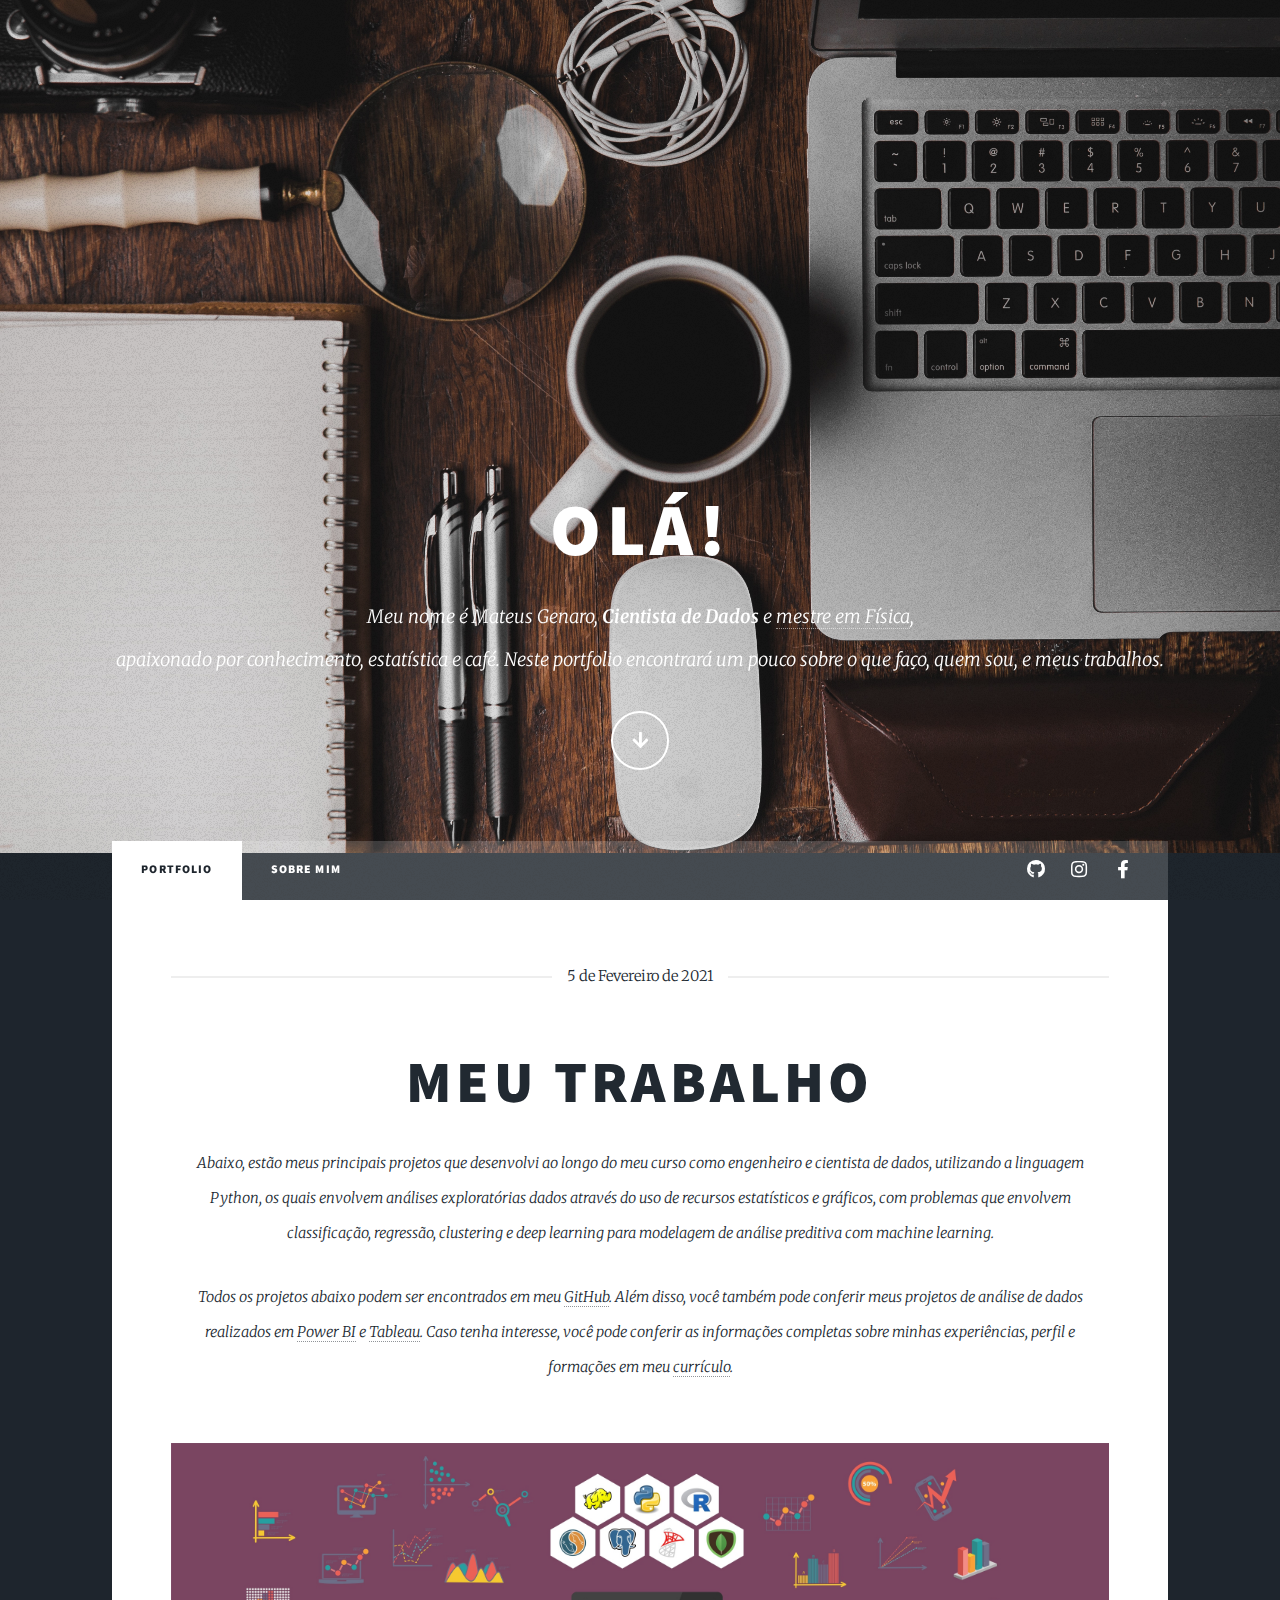
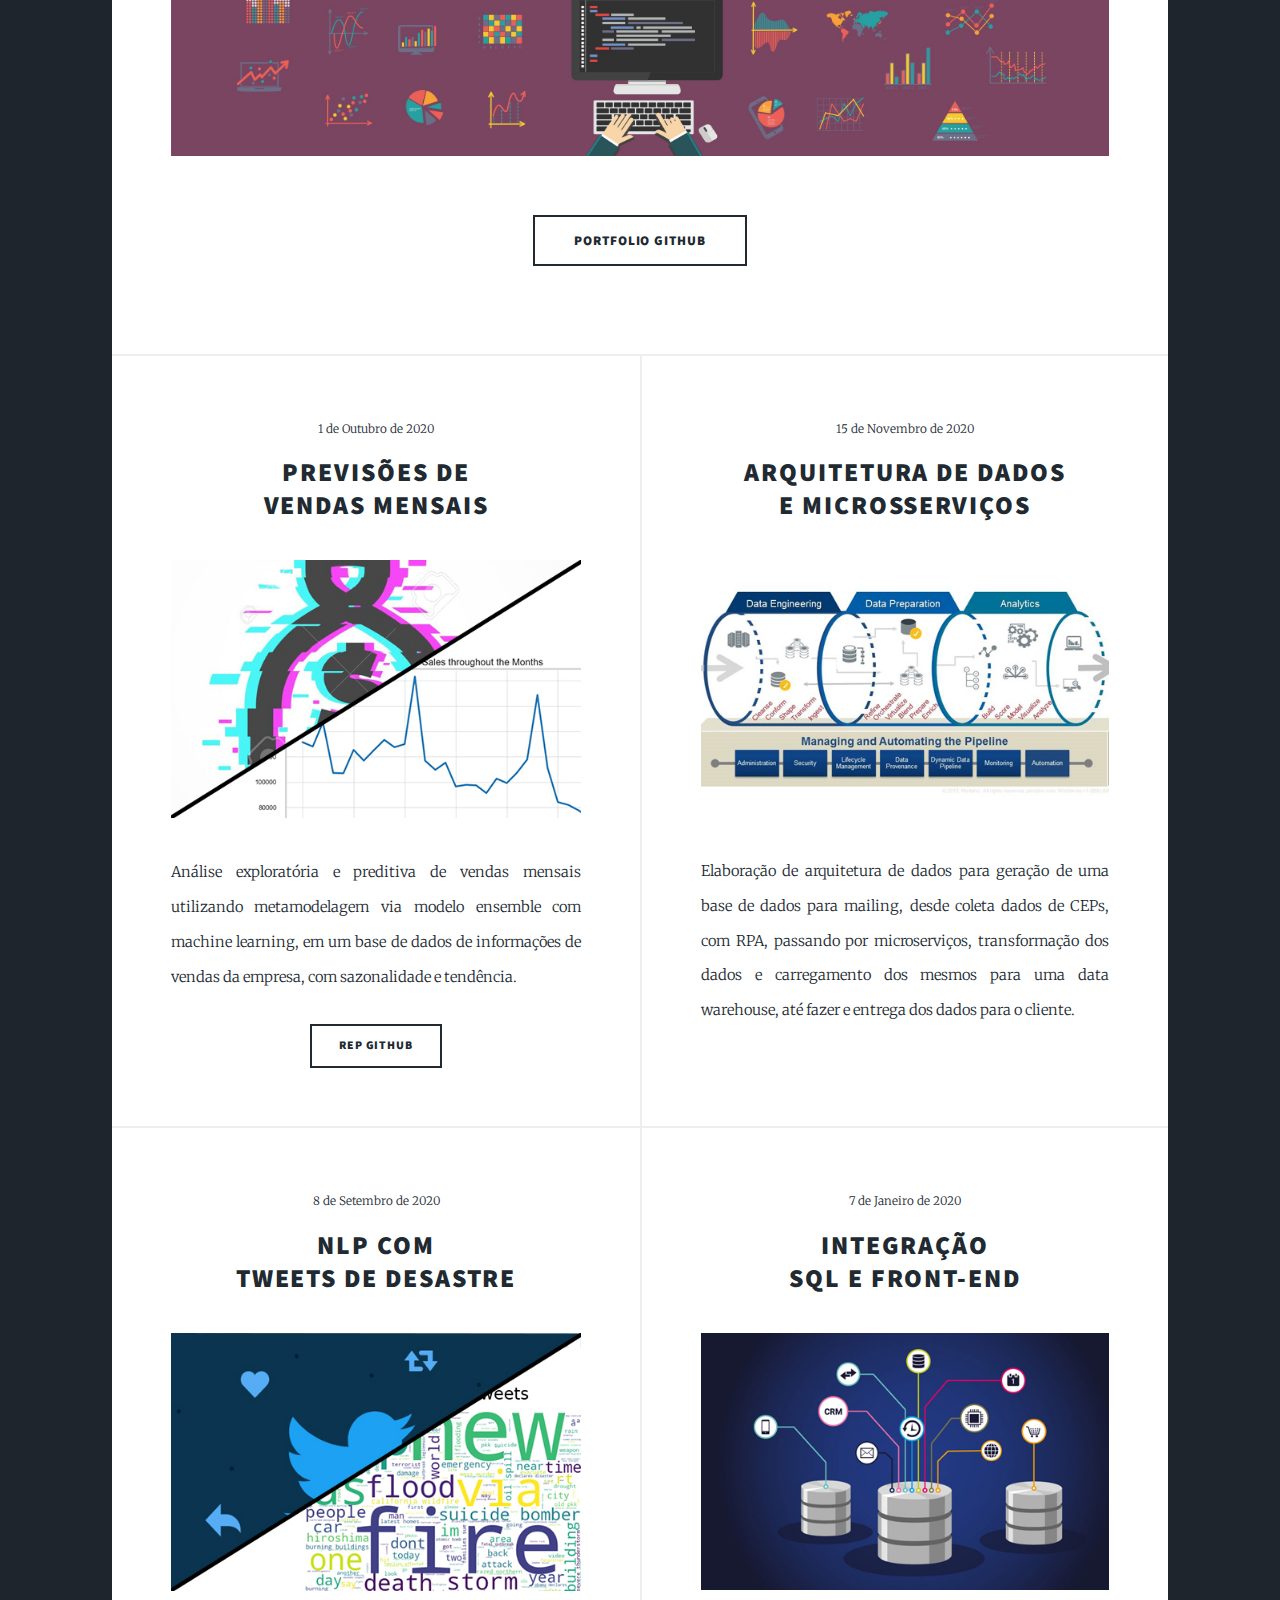
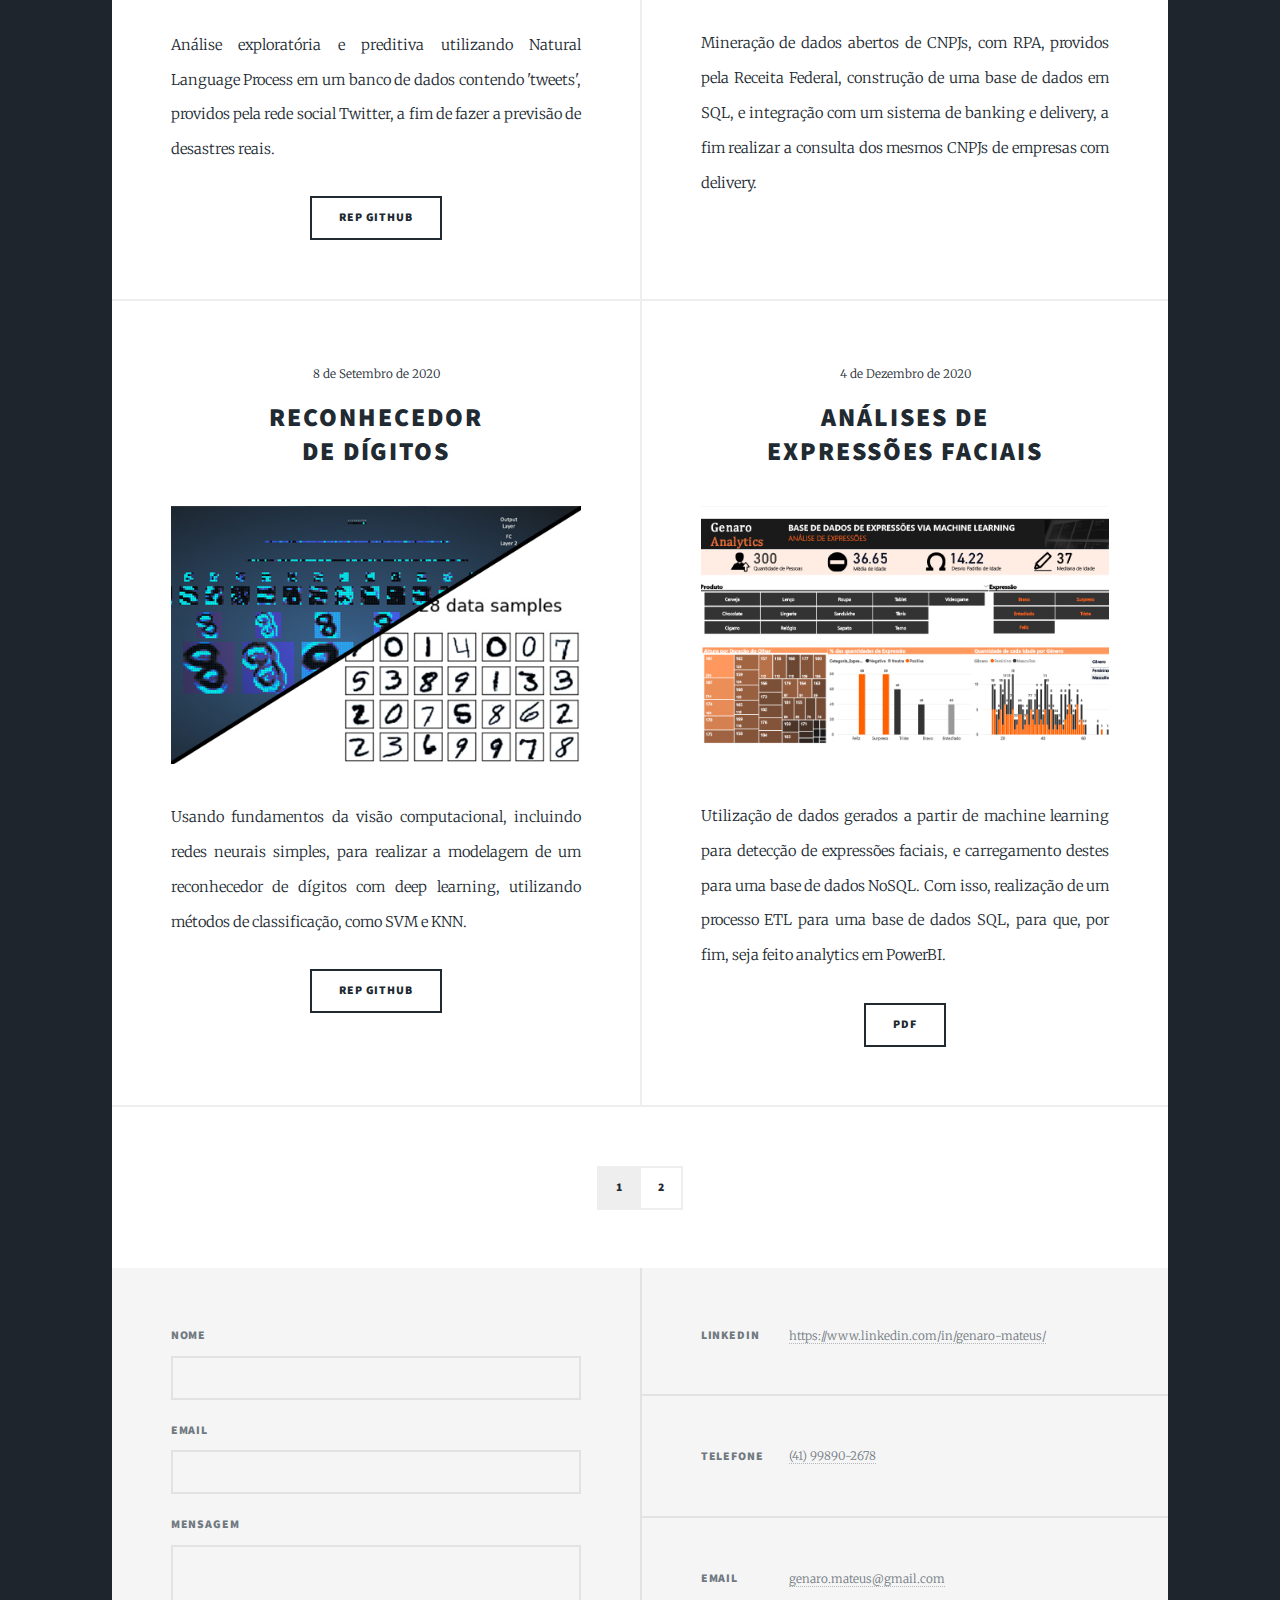
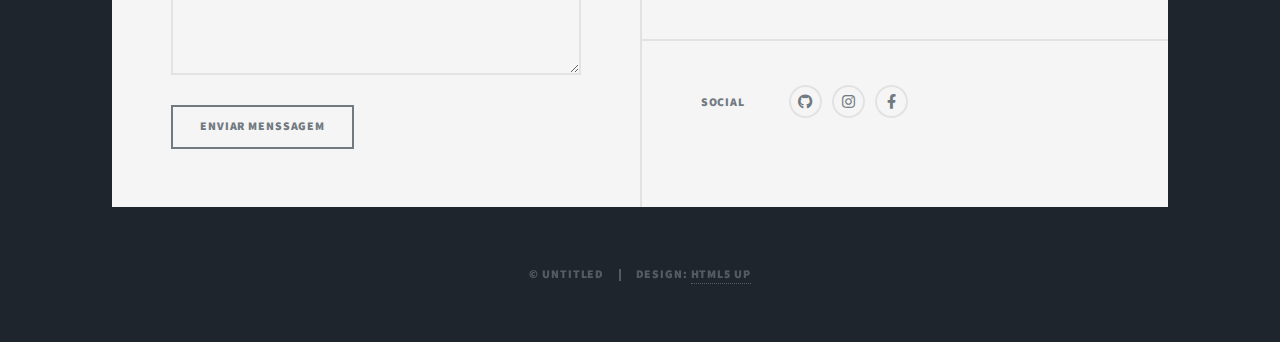
<file: index.html>
<!DOCTYPE HTML>
<!--
	Massively by HTML5 UP
	html5up.net | @ajlkn
	Free for personal and commercial use under the CCA 3.0 license (html5up.net/license)
-->
<html>
	<head>
		<title>Portfolio Genaro</title>
		<meta charset="utf-8" />
		<meta name="viewport" content="width=device-width, initial-scale=1, user-scalable=no" />
		<link rel="stylesheet" href="assets/css/main.css" />
		<noscript><link rel="stylesheet" href="assets/css/noscript.css" /></noscript>
	</head>
	<body class="is-preload">

		<!-- Wrapper -->
			<div id="wrapper" class="fade-in">

				<!-- Intro -->
					<div id="intro">
						<h1>Olá!</h1>
						<p>Meu nome é Mateus Genaro, <strong>Cientista de Dados</strong> e <a href="http://lattes.cnpq.br/8890403902880601">mestre em Física</a>,<br />
							apaixonado por conhecimento, estatística e café. Neste portfolio encontrará um pouco sobre o que faço, quem sou, e meus trabalhos.</p>
						<ul class="actions">
							<li><a href="#header" class="button icon solid solo fa-arrow-down scrolly">Continue</a></li>
						</ul>
					</div>

				<!-- Header -->
					<header id="header">
						<a href="index.html" class="logo">INÍCIO</a>
					</header>

				<!-- Nav -->
					<nav id="nav">
						<ul class="links">
							<li class="active"><a href="index.html">Portfolio</a></li>
							<li><a href="sobremim.html">Sobre mim</a></li>
						</ul>
						<ul class="icons">
                            <li><a href="https://github.com/MattGenaro" class="icon brands fa-github"><span class="label">GitHub</span></a></li>
                            <li><a href="https://www.instagram.com/genaro.mateus/" class="icon brands fa-instagram"><span class="label">Instagram</span></a></li>
							<li><a href="https://www.facebook.com/mat.genaro" class="icon brands fa-facebook-f"><span class="label">Facebook</span></a></li>
						</ul>
					</nav>

				<!-- Main -->
					<div id="main">

						<!-- Featured Post -->
							<article class="post featured">
								<header class="major">
									<span class="date">5 de Fevereiro de 2021</span>
									<h2><a>Meu Trabalho<br />
									</a></h2>
									<p>Abaixo, estão meus principais projetos que desenvolvi ao longo do meu curso como engenheiro e cientista de dados, 
										utilizando a linguagem Python, os quais envolvem análises exploratórias dados através do uso de recursos 
										estatísticos e gráficos, com problemas que envolvem classificação, regressão, clustering e deep learning 
										para modelagem de análise preditiva com machine learning. 
										</p>
										<p>Todos os projetos abaixo podem ser encontrados em meu
										<a href="https://github.com/MattGenaro">GitHub</a>. Além disso, você também pode conferir meus projetos
										de análise de dados realizados em <a href="https://drive.google.com/file/d/12Q5Gad1ImHjV9YSYwkVFzsOyIlDtX-gM/view?usp=sharing">Power BI</a> e 
										<a href="https://public.tableau.com/profile/mateus.genaro#!/">Tableau</a>.
										Caso tenha interesse, você pode conferir as informações completas sobre minhas experiências, perfil e formações
										em meu <a href="https://drive.google.com/file/d/1PLdRJjCTMXlL6JYSxzUpGDV-cvmn6-z3/view?usp=sharing">currículo</a>.
										</p>
								</header>
								<a href="#" class="image main"><img src="images/data.jpg" alt="" /></a>
								<ul class="actions special">
									<li><a href="https://github.com/MattGenaro" class="button large">Portfolio GitHub</a></li>
								</ul>
							</article>

						<!-- Posts -->
							<section class="posts">
								<article>
									<header>
										<span class="date">1 de Outubro de 2020</span>
										<h2><a href="https://github.com/MattGenaro/Predict_Future_Sales">Previsões de<br />
										Vendas Mensais</a></h2>
									</header>
									<a href="https://github.com/MattGenaro/Predict_Future_Sales" class="image fit"><img src="images/sales.jpg" alt="" /></a>
									<p>Análise exploratória e preditiva de vendas mensais utilizando metamodelagem via modelo ensemble
										 com machine learning, em um base de dados de informações de vendas da empresa, com sazonalidade e tendência.</p>
									<ul class="actions special">
										<li><a href="https://github.com/MattGenaro/Predict_Future_Sales" class="button">Rep GitHub</a></li>
									</ul>
								</article>
								<article>
									<header>
										<span class="date">15 de Novembro de 2020</span>
										<h2>Arquitetura de Dados<br />
											e Microsserviços</h2>
									</header>
									<a href="#" class="image fit"><img src="images/int.jpg" alt="" /></a>
									<p>Elaboração de arquitetura de dados para geração de uma base de dados para mailing, desde coleta dados de CEPs, com RPA,
                                         passando por microserviços, transformação dos dados e carregamento dos mesmos para uma data warehouse, 
                                         até fazer e entrega dos dados para o cliente.</p>
								</article>
								<article>
									<header>
										<span class="date">8 de Setembro de 2020</span>
										<h2><a href="https://github.com/MattGenaro/NLP_with_Disaster_Tweets">NLP com<br />
										Tweets de Desastre</a></h2>
									</header>
									<a href="https://github.com/MattGenaro/NLP_with_Disaster_Tweets" class="image fit"><img src="images/twitter.jpg" alt="" /></a>
									<p>Análise exploratória e preditiva utilizando Natural Language Process em um banco de dados contendo
										'tweets', providos pela rede social Twitter, a fim de fazer a previsão de desastres reais.</p>
									<ul class="actions special">
										<li><a href="https://github.com/MattGenaro/NLP_with_Disaster_Tweets" class="button">Rep GitHub</a></li>
									</ul>
								</article>
								<article>
									<header>
										<span class="date">7 de Janeiro de 2020</span>
										<h2><a href="#">Integração<br />
										SQL e Front-End</a></h2>
									</header>
									<a href="#" class="image fit"><img src="images/rpa.jpg" alt="" /></a>
									<p>Mineração de dados abertos de CNPJs, com RPA, providos pela Receita Federal, construção de uma base de dados em SQL, e integração
										 com um sistema de banking e delivery, a fim realizar a consulta dos mesmos CNPJs de empresas com delivery.</p>
								</article>
								<article>
									<header>
										<span class="date">8 de Setembro de 2020</span>
										<h2><a href="https://github.com/MattGenaro/Digit_Recognizer">Reconhecedor<br />
										de Dígitos</a></h2>
									</header>
									<a href="https://github.com/MattGenaro/Digit_Recognizer" class="image fit"><img src="images/digit.jpg" alt="" /></a>
									<p>Usando fundamentos da visão computacional, incluindo redes neurais simples, para realizar a modelagem de um reconhecedor 
										de dígitos com deep learning, utilizando métodos de classificação, como SVM e KNN.</p>
									<ul class="actions special">
										<li><a href="https://github.com/MattGenaro/Digit_Recognizer" class="button">Rep GitHub</a></li>
									</ul>
								</article>
								<article>
									<header>
										<span class="date">4 de Dezembro de 2020</span>
										<h2><a href="https://drive.google.com/file/d/12Q5Gad1ImHjV9YSYwkVFzsOyIlDtX-gM/view?usp=sharing">Análises de<br />
										Expressões Faciais</a></h2>
									</header>
									<a href="https://drive.google.com/file/d/12Q5Gad1ImHjV9YSYwkVFzsOyIlDtX-gM/view?usp=sharing" class="image fit"><img src="images/powerbi.jpg" alt="" /></a>
									<p>Utilização de dados gerados a partir de machine learning para detecção de expressões faciais, 
										e carregamento destes para uma base de dados NoSQL. Com isso, realização de um processo ETL
										para uma base de dados SQL, para que, por fim, seja feito analytics em PowerBI.</p>
									<ul class="actions special">
										<li><a href="https://drive.google.com/file/d/12Q5Gad1ImHjV9YSYwkVFzsOyIlDtX-gM/view?usp=sharing" class="button">PDF</a></li>
									</ul>
								</article>
							</section>

						<!-- Footer -->
							<footer>
								<div class="pagination">
									<!--<a href="#" class="previous">Prev</a>-->
									<a href="index.html" class="page active">1</a>
									<a href="page2.html" class="page">2</a>
								</div>
							</footer>

					</div>

				<!-- Footer -->
					<footer id="footer">
						<section>
							<form method="post" action="#">
								<div class="fields">
									<div class="field">
										<label for="name">Nome</label>
										<input type="text" name="name" id="name" />
									</div>
									<div class="field">
										<label for="email">Email</label>
										<input type="text" name="email" id="email" />
									</div>
									<div class="field">
										<label for="message">Mensagem</label>
										<textarea name="message" id="message" rows="3"></textarea>
									</div>
								</div>
								<ul class="actions">
									<li><input type="submit" value="Enviar Menssagem" /></li>
								</ul>
							</form>
						</section>
						<section class="split contact">
							<section class="alt">
								<h3>LinkedIn</h3>
								<p><a href="https://www.linkedin.com/in/genaro-mateus/">https://www.linkedin.com/in/genaro-mateus/</a></p>
							</section>
							<section>
								<h3>Telefone</h3>
								<p><a href="#">(41) 99890-2678</a></p>
							</section>
							<section>
								<h3>Email</h3>
								<p><a href="#">genaro.mateus@gmail.com</a></p>
							</section>
							<section>
								<h3>Social</h3>
								<ul class="icons alt">
									<li><a href="https://github.com/MattGenaro" class="icon brands fa-github"><span class="label">GitHub</span></a></li>
									<li><a href="https://www.instagram.com/genaro.mateus/" class="icon brands fa-instagram"><span class="label">Instagram</span></a></li>
									<li><a href="https://www.facebook.com/mat.genaro" class="icon brands fa-facebook-f"><span class="label">Facebook</span></a></li>
								</ul>
							</section>
						</section>
					</footer>

				<!-- Copyright -->
					<div id="copyright">
						<ul><li>&copy; Untitled</li><li>Design: <a href="https://html5up.net">HTML5 UP</a></li></ul>
					</div>

			</div>

		<!-- Scripts -->
			<script src="assets/js/jquery.min.js"></script>
			<script src="assets/js/jquery.scrollex.min.js"></script>
			<script src="assets/js/jquery.scrolly.min.js"></script>
			<script src="assets/js/browser.min.js"></script>
			<script src="assets/js/breakpoints.min.js"></script>
			<script src="assets/js/util.js"></script>
			<script src="assets/js/main.js"></script>

	</body>
</html>
</file>
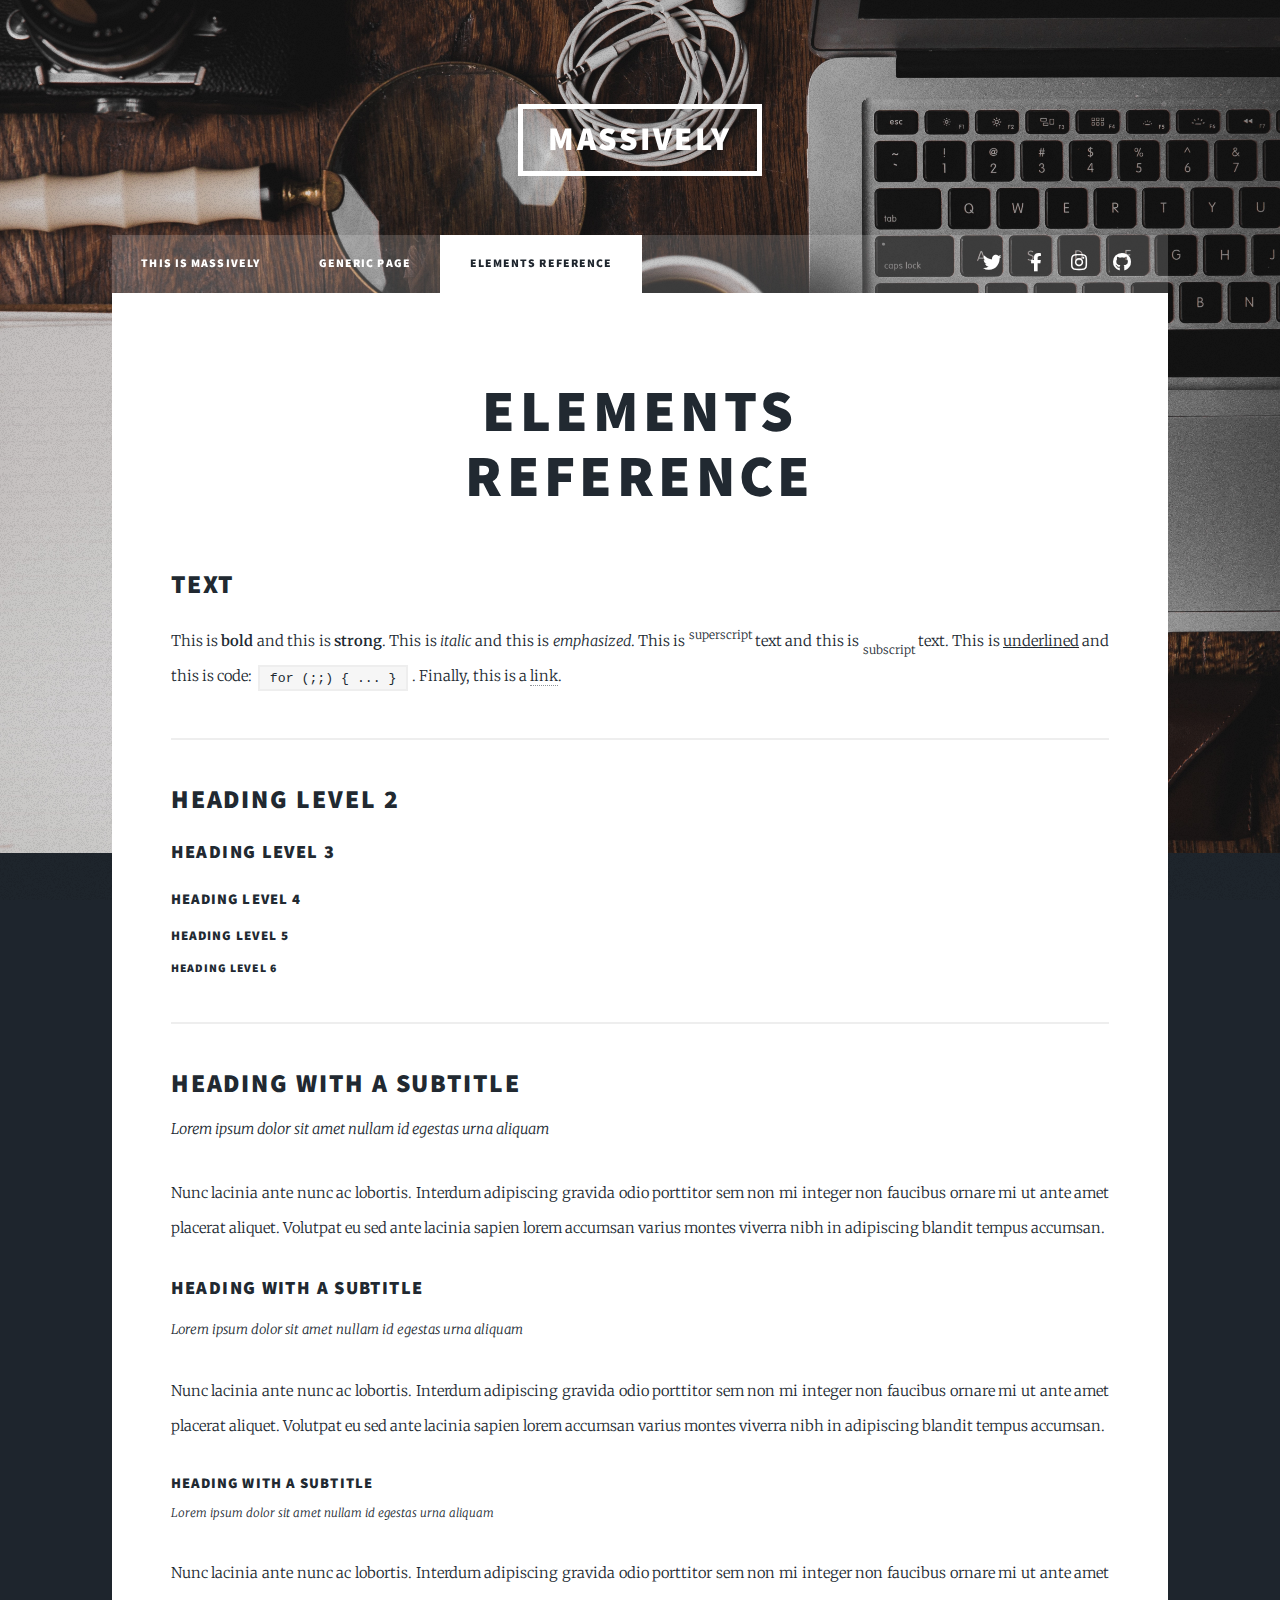
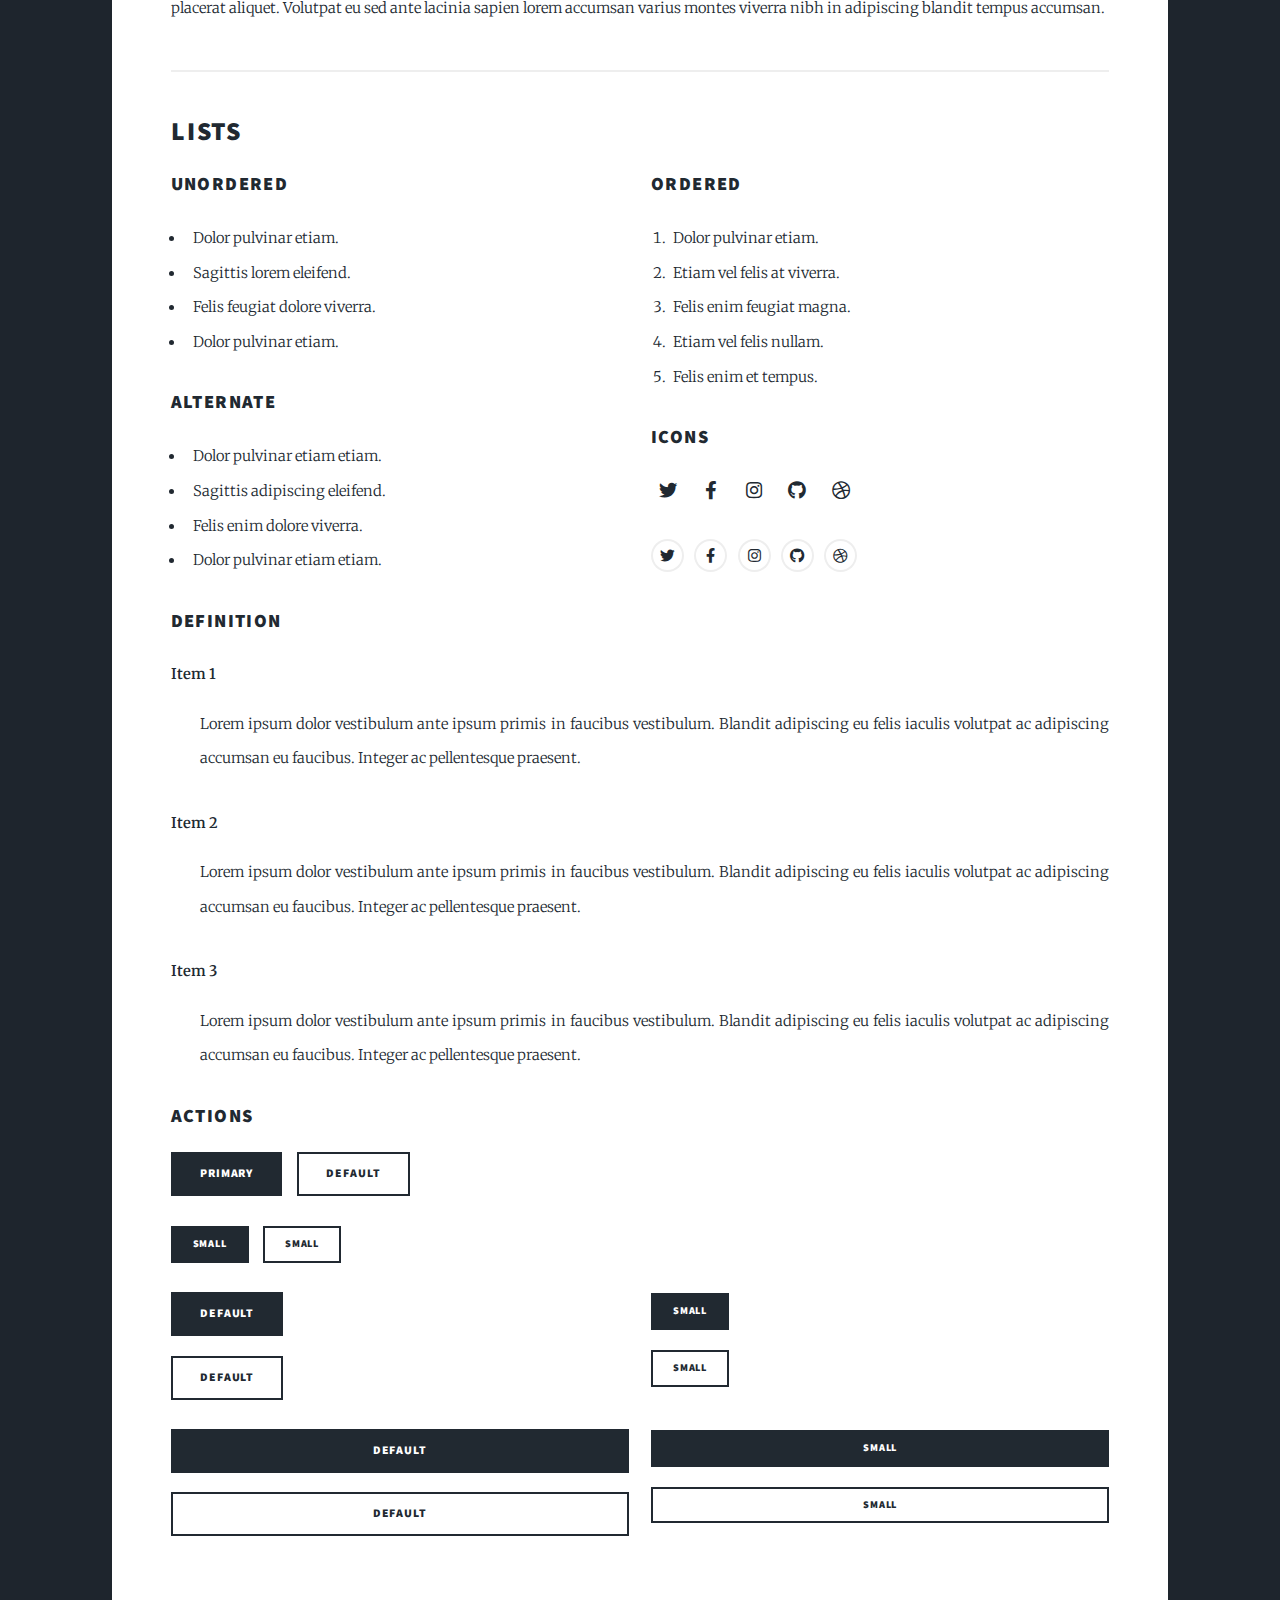
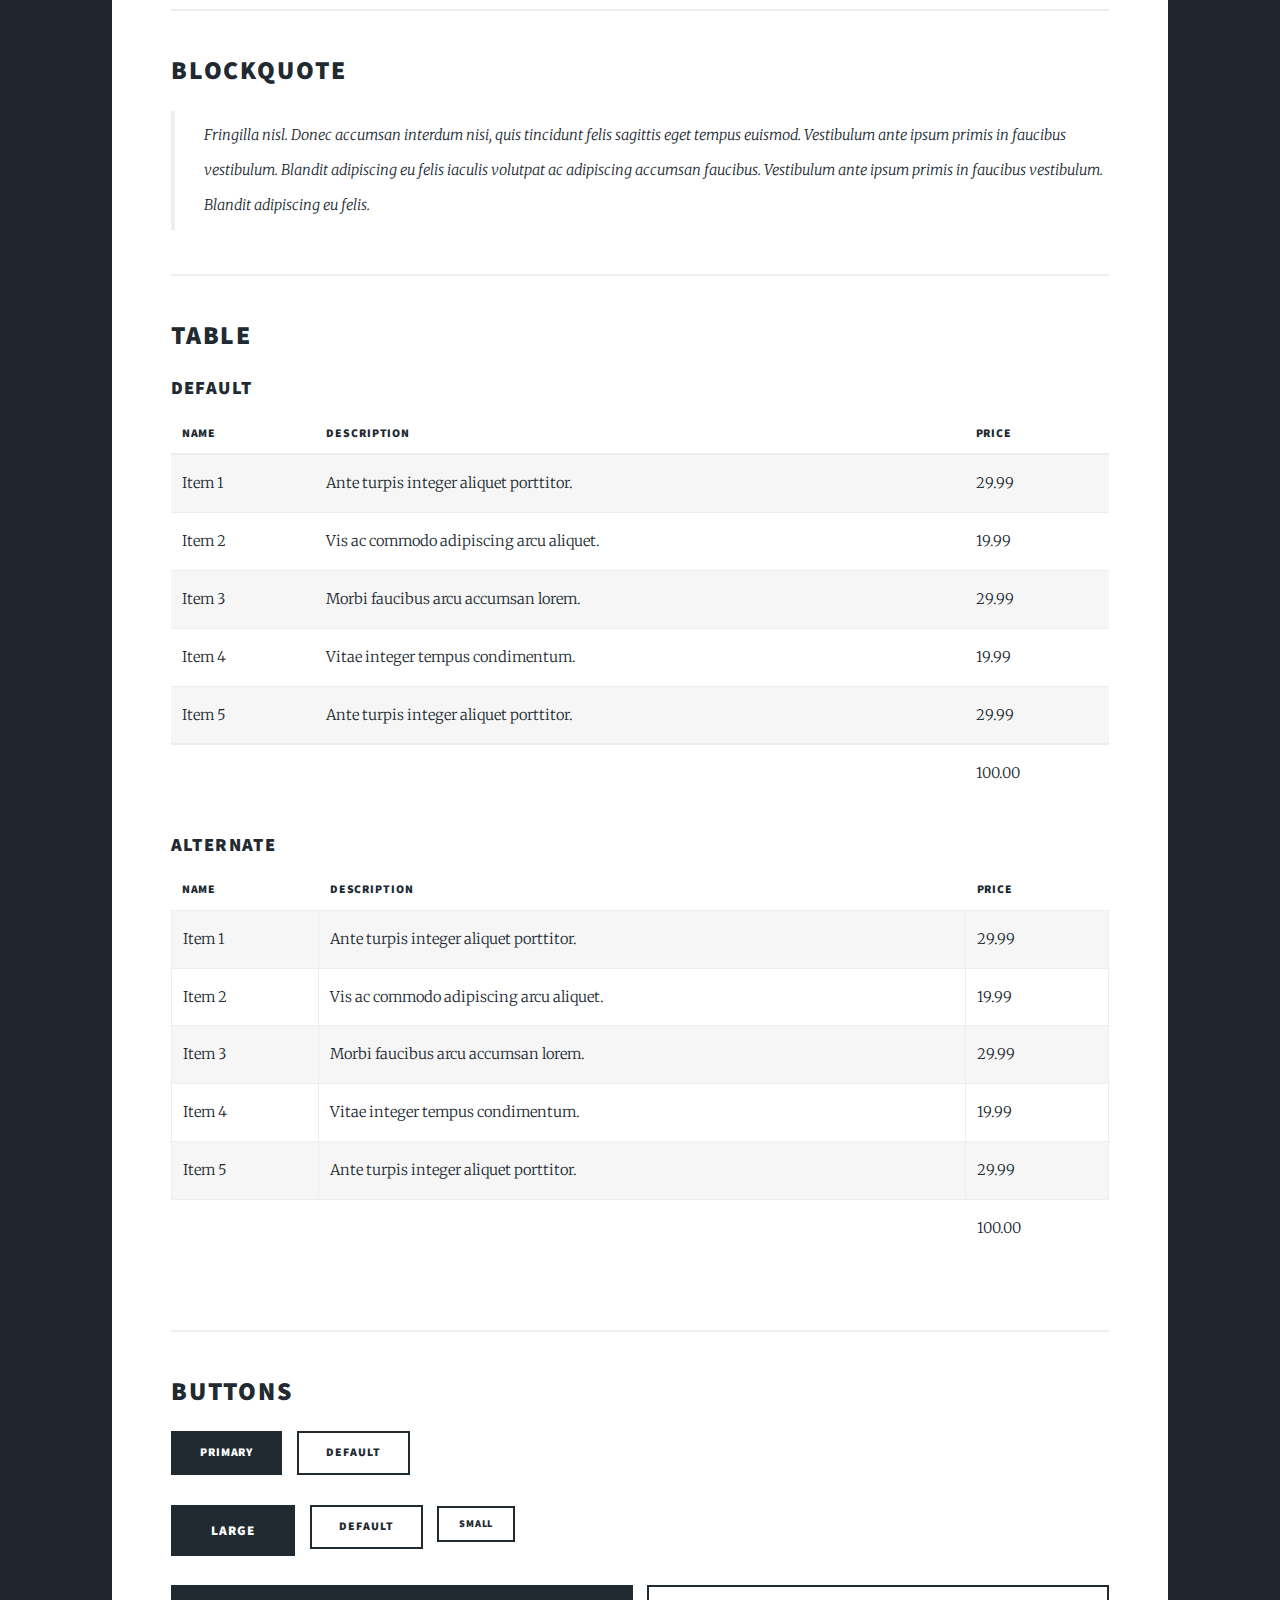
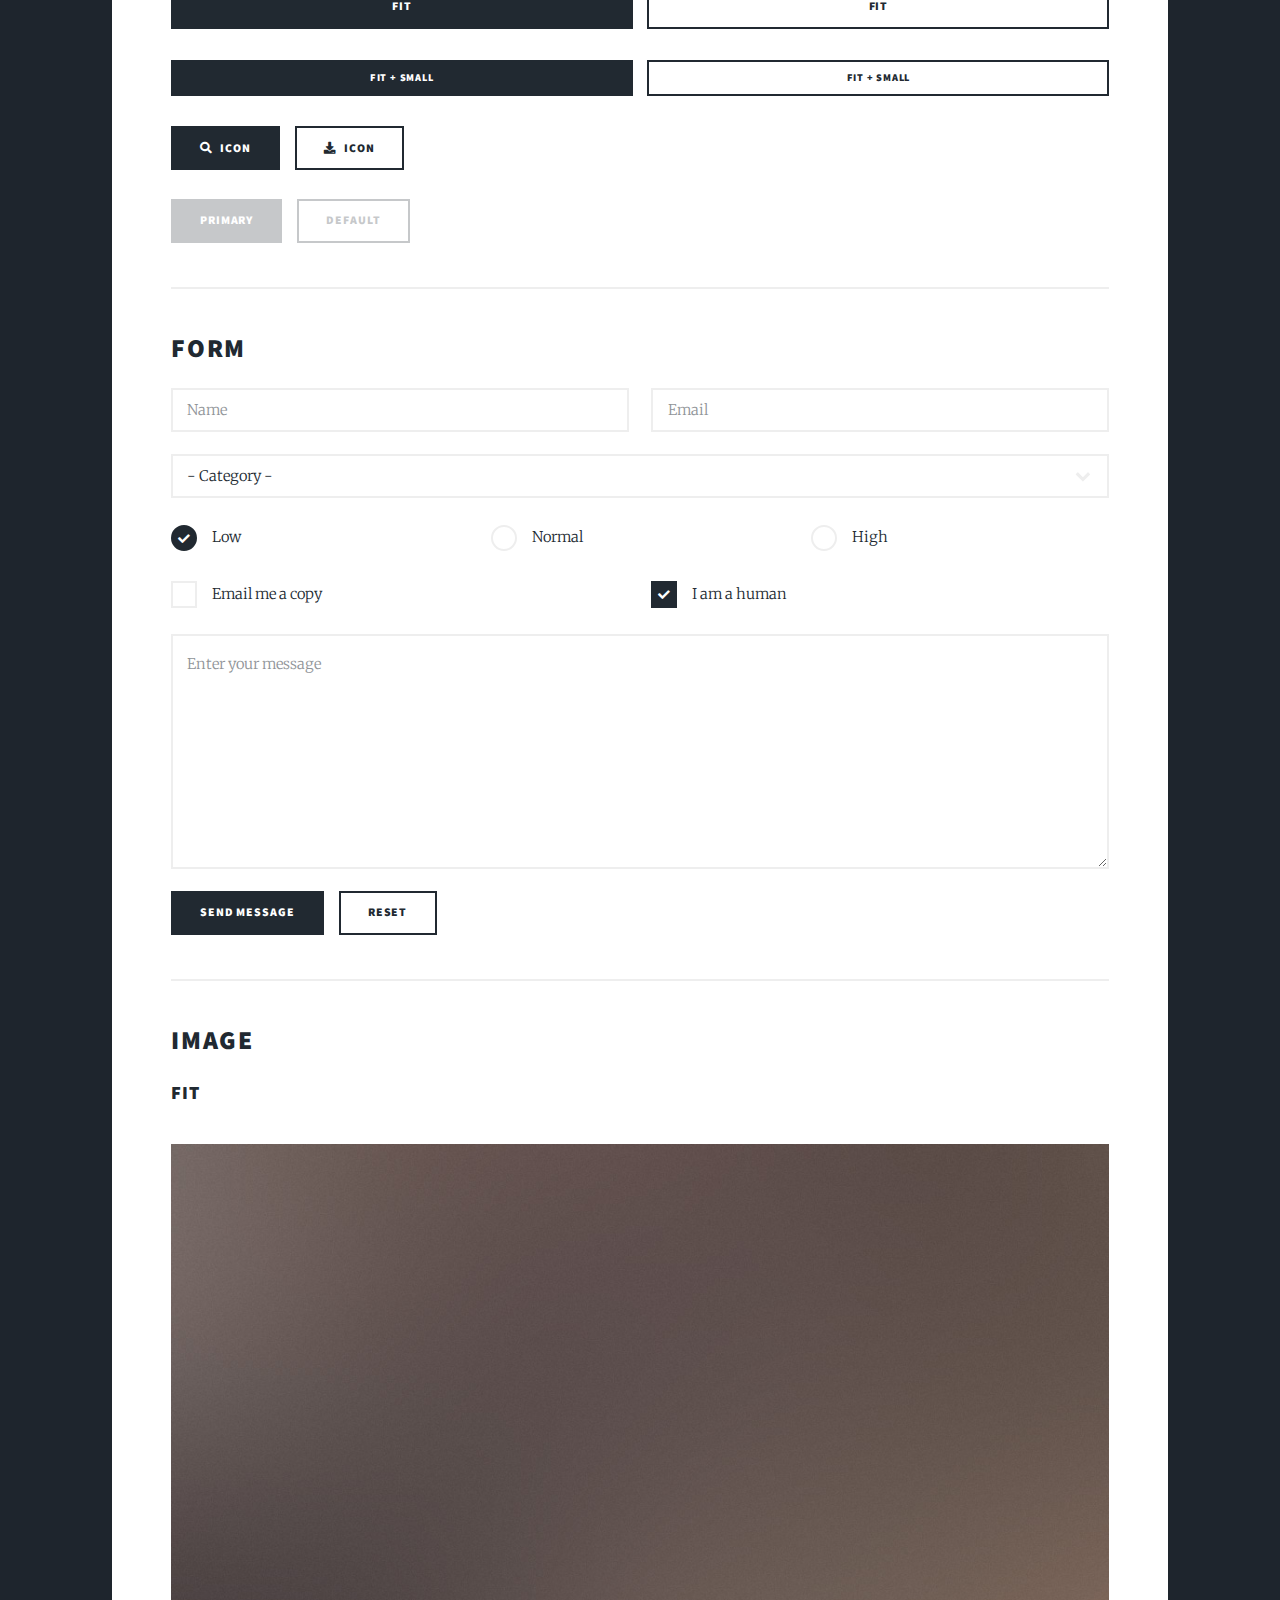
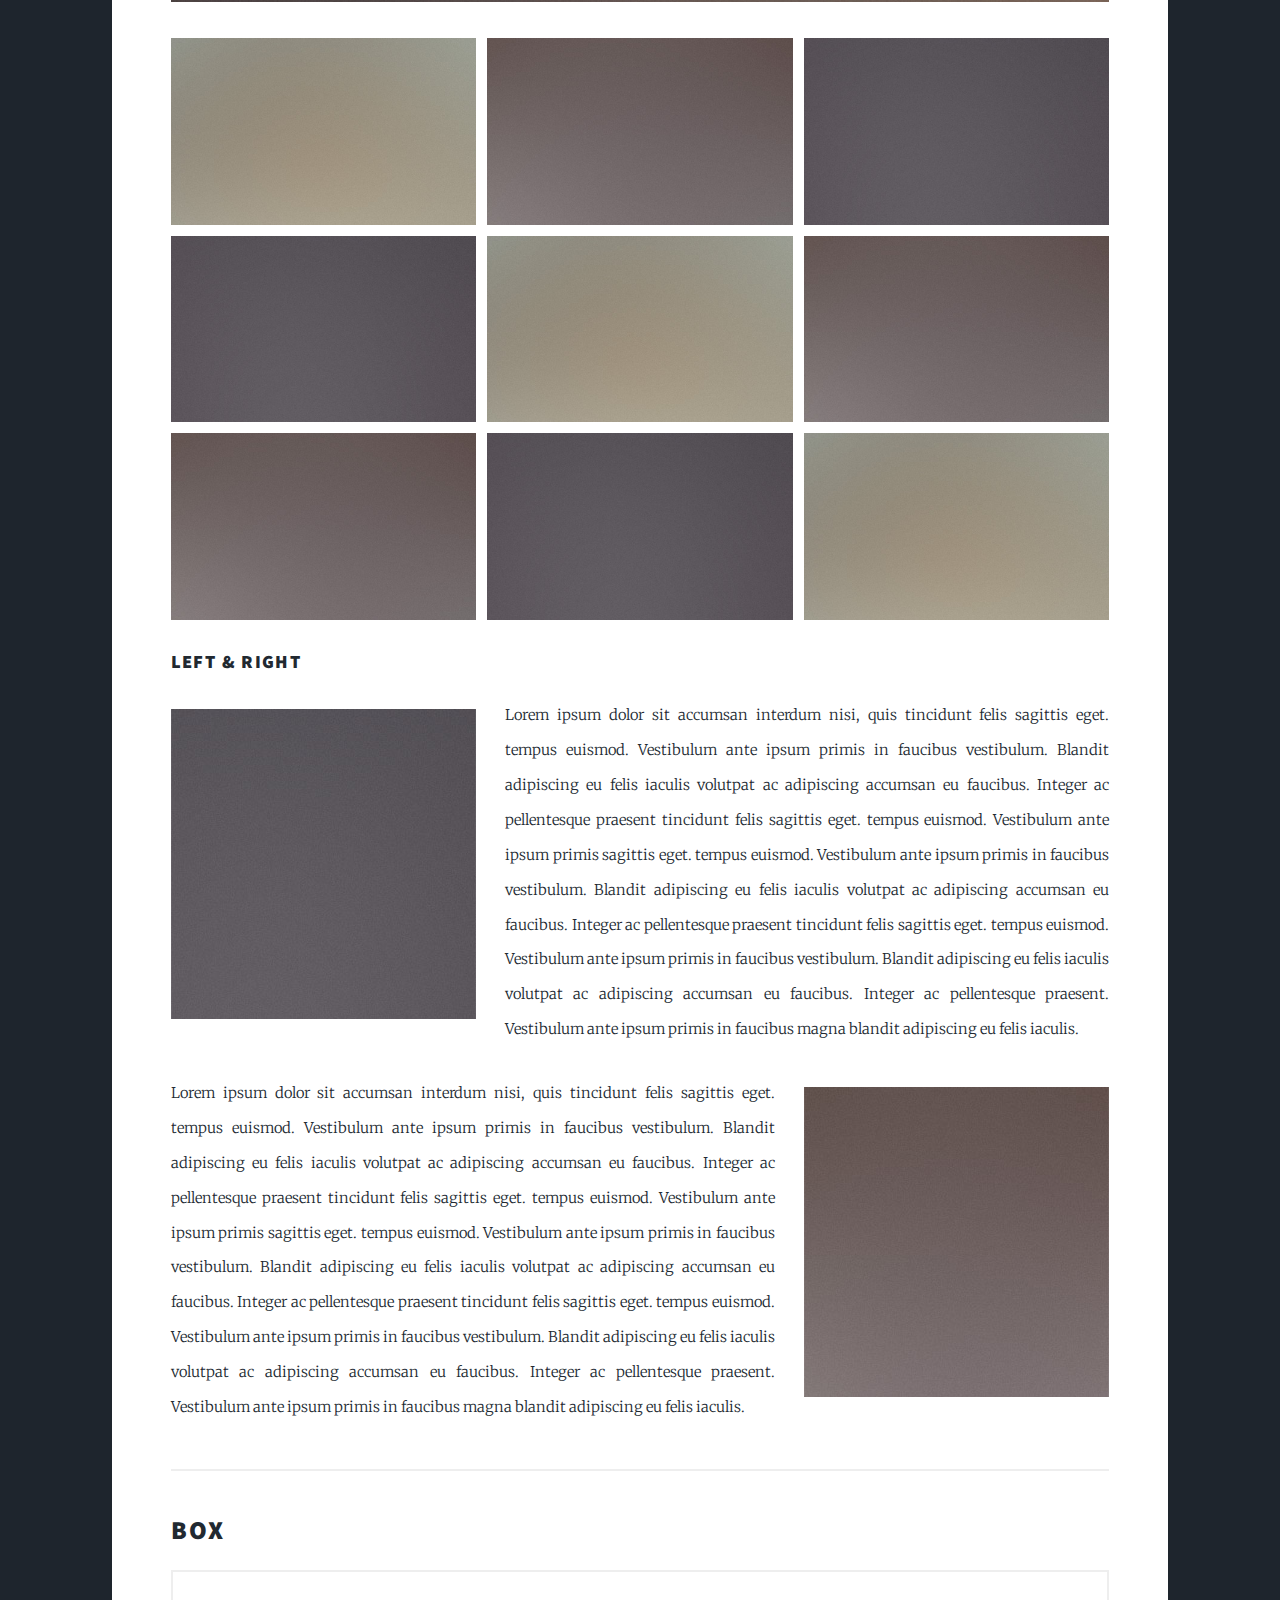
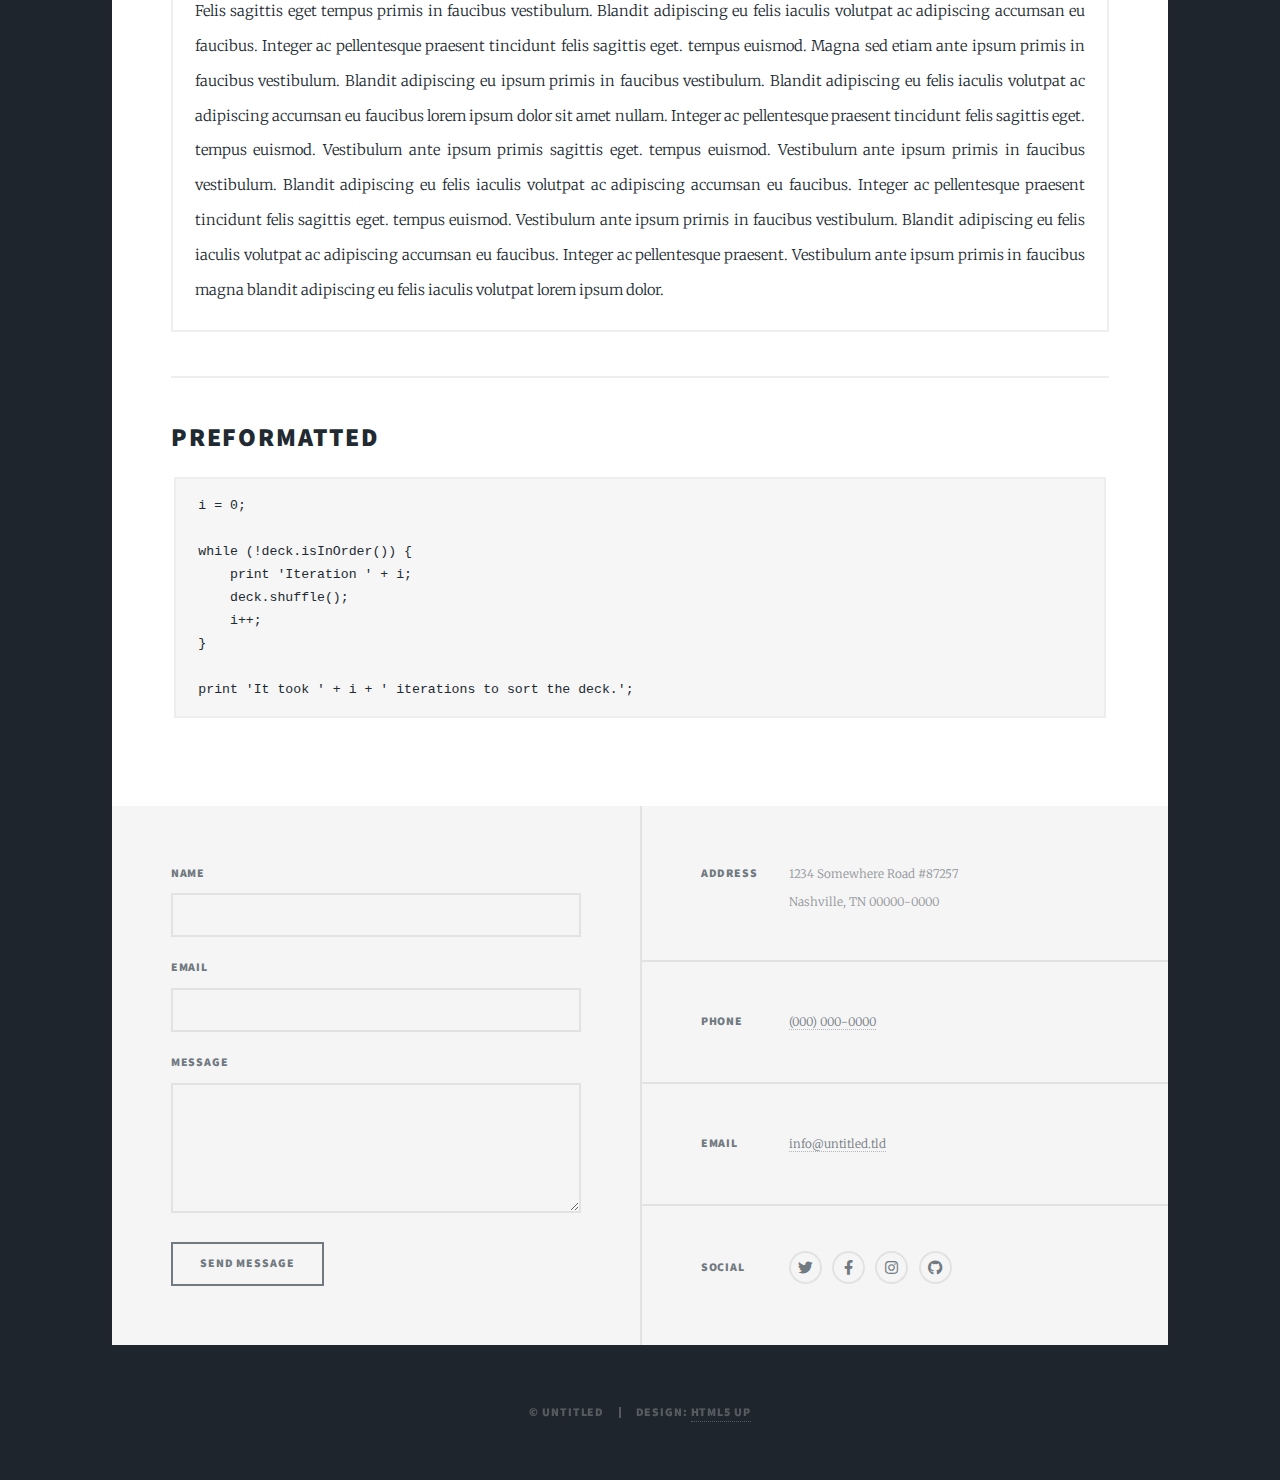
<file: elements.html>
<!DOCTYPE HTML>
<!--
	Massively by HTML5 UP
	html5up.net | @ajlkn
	Free for personal and commercial use under the CCA 3.0 license (html5up.net/license)
-->
<html>
	<head>
		<title>Elements Reference - Massively by HTML5 UP</title>
		<meta charset="utf-8" />
		<meta name="viewport" content="width=device-width, initial-scale=1, user-scalable=no" />
		<link rel="stylesheet" href="assets/css/main.css" />
		<noscript><link rel="stylesheet" href="assets/css/noscript.css" /></noscript>
	</head>
	<body class="is-preload">

		<!-- Wrapper -->
			<div id="wrapper">

				<!-- Header -->
					<header id="header">
						<a href="index.html" class="logo">Massively</a>
					</header>

				<!-- Nav -->
					<nav id="nav">
						<ul class="links">
							<li><a href="index.html">This is Massively</a></li>
							<li><a href="generic.html">Generic Page</a></li>
							<li class="active"><a href="elements.html">Elements Reference</a></li>
						</ul>
						<ul class="icons">
							<li><a href="#" class="icon brands fa-twitter"><span class="label">Twitter</span></a></li>
							<li><a href="#" class="icon brands fa-facebook-f"><span class="label">Facebook</span></a></li>
							<li><a href="#" class="icon brands fa-instagram"><span class="label">Instagram</span></a></li>
							<li><a href="#" class="icon brands fa-github"><span class="label">GitHub</span></a></li>
						</ul>
					</nav>

				<!-- Main -->
					<div id="main">

						<!-- Post -->
							<section class="post">
								<header class="major">
									<h1>Elements<br />
									Reference</h1>
								</header>

								<!-- Text stuff -->
									<h2>Text</h2>
									<p>This is <b>bold</b> and this is <strong>strong</strong>. This is <i>italic</i> and this is <em>emphasized</em>.
									This is <sup>superscript</sup> text and this is <sub>subscript</sub> text.
									This is <u>underlined</u> and this is code: <code>for (;;) { ... }</code>.
									Finally, this is a <a href="#">link</a>.</p>
									<hr />
									<h2>Heading Level 2</h2>
									<h3>Heading Level 3</h3>
									<h4>Heading Level 4</h4>
									<h5>Heading Level 5</h5>
									<h6>Heading Level 6</h6>
									<hr />
									<header>
										<h2>Heading with a Subtitle</h2>
										<p>Lorem ipsum dolor sit amet nullam id egestas urna aliquam</p>
									</header>
									<p>Nunc lacinia ante nunc ac lobortis. Interdum adipiscing gravida odio porttitor sem non mi integer non faucibus ornare mi ut ante amet placerat aliquet. Volutpat eu sed ante lacinia sapien lorem accumsan varius montes viverra nibh in adipiscing blandit tempus accumsan.</p>
									<header>
										<h3>Heading with a Subtitle</h3>
										<p>Lorem ipsum dolor sit amet nullam id egestas urna aliquam</p>
									</header>
									<p>Nunc lacinia ante nunc ac lobortis. Interdum adipiscing gravida odio porttitor sem non mi integer non faucibus ornare mi ut ante amet placerat aliquet. Volutpat eu sed ante lacinia sapien lorem accumsan varius montes viverra nibh in adipiscing blandit tempus accumsan.</p>
									<header>
										<h4>Heading with a Subtitle</h4>
										<p>Lorem ipsum dolor sit amet nullam id egestas urna aliquam</p>
									</header>
									<p>Nunc lacinia ante nunc ac lobortis. Interdum adipiscing gravida odio porttitor sem non mi integer non faucibus ornare mi ut ante amet placerat aliquet. Volutpat eu sed ante lacinia sapien lorem accumsan varius montes viverra nibh in adipiscing blandit tempus accumsan.</p>

									<hr />

								<!-- Lists -->
									<h2>Lists</h2>
									<div class="row">
										<div class="col-6 col-12-small">

											<h3>Unordered</h3>
											<ul>
												<li>Dolor pulvinar etiam.</li>
												<li>Sagittis lorem eleifend.</li>
												<li>Felis feugiat dolore viverra.</li>
												<li>Dolor pulvinar etiam.</li>
											</ul>

											<h3>Alternate</h3>
											<ul class="alt">
												<li>Dolor pulvinar etiam etiam.</li>
												<li>Sagittis adipiscing eleifend.</li>
												<li>Felis enim dolore viverra.</li>
												<li>Dolor pulvinar etiam etiam.</li>
											</ul>

										</div>
										<div class="col-6 col-12-small">

											<h3>Ordered</h3>
											<ol>
												<li>Dolor pulvinar etiam.</li>
												<li>Etiam vel felis at viverra.</li>
												<li>Felis enim feugiat magna.</li>
												<li>Etiam vel felis nullam.</li>
												<li>Felis enim et tempus.</li>
											</ol>

											<h3>Icons</h3>
											<ul class="icons">
												<li><a href="#" class="icon brands fa-twitter"><span class="label">Twitter</span></a></li>
												<li><a href="#" class="icon brands fa-facebook-f"><span class="label">Facebook</span></a></li>
												<li><a href="#" class="icon brands fa-instagram"><span class="label">Instagram</span></a></li>
												<li><a href="#" class="icon brands fa-github"><span class="label">Github</span></a></li>
												<li><a href="#" class="icon brands fa-dribbble"><span class="label">Dribbble</span></a></li>
											</ul>
											<ul class="icons alt">
												<li><a href="#" class="icon brands alt fa-twitter"><span class="label">Twitter</span></a></li>
												<li><a href="#" class="icon brands alt fa-facebook-f"><span class="label">Facebook</span></a></li>
												<li><a href="#" class="icon brands alt fa-instagram"><span class="label">Instagram</span></a></li>
												<li><a href="#" class="icon brands alt fa-github"><span class="label">Github</span></a></li>
												<li><a href="#" class="icon brands alt fa-dribbble"><span class="label">Dribbble</span></a></li>
											</ul>

										</div>
									</div>
									<h3>Definition</h3>
									<dl>
										<dt>Item 1</dt>
										<dd>
											<p>Lorem ipsum dolor vestibulum ante ipsum primis in faucibus vestibulum. Blandit adipiscing eu felis iaculis volutpat ac adipiscing accumsan eu faucibus. Integer ac pellentesque praesent.</p>
										</dd>
										<dt>Item 2</dt>
										<dd>
											<p>Lorem ipsum dolor vestibulum ante ipsum primis in faucibus vestibulum. Blandit adipiscing eu felis iaculis volutpat ac adipiscing accumsan eu faucibus. Integer ac pellentesque praesent.</p>
										</dd>
										<dt>Item 3</dt>
										<dd>
											<p>Lorem ipsum dolor vestibulum ante ipsum primis in faucibus vestibulum. Blandit adipiscing eu felis iaculis volutpat ac adipiscing accumsan eu faucibus. Integer ac pellentesque praesent.</p>
										</dd>
									</dl>

									<h3>Actions</h3>
									<ul class="actions">
										<li><a href="#" class="button primary">Primary</a></li>
										<li><a href="#" class="button">Default</a></li>
									</ul>
									<ul class="actions small">
										<li><a href="#" class="button primary small">Small</a></li>
										<li><a href="#" class="button small">Small</a></li>
									</ul>
									<div class="row">
										<div class="col-6 col-12-small">
											<ul class="actions stacked">
												<li><a href="#" class="button primary">Default</a></li>
												<li><a href="#" class="button">Default</a></li>
											</ul>
										</div>
										<div class="col-6 col-12-small">
											<ul class="actions stacked">
												<li><a href="#" class="button primary small">Small</a></li>
												<li><a href="#" class="button small">Small</a></li>
											</ul>
										</div>
									</div>
									<div class="row">
										<div class="col-6 col-12-small">
											<ul class="actions stacked">
												<li><a href="#" class="button primary fit">Default</a></li>
												<li><a href="#" class="button fit">Default</a></li>
											</ul>
										</div>
										<div class="col-6 col-12-small">
											<ul class="actions stacked">
												<li><a href="#" class="button primary small fit">Small</a></li>
												<li><a href="#" class="button small fit">Small</a></li>
											</ul>
										</div>
									</div>

									<hr />

								<!-- Blockquote -->
									<h2>Blockquote</h2>
									<blockquote>Fringilla nisl. Donec accumsan interdum nisi, quis tincidunt felis sagittis eget tempus euismod. Vestibulum ante ipsum primis in faucibus vestibulum. Blandit adipiscing eu felis iaculis volutpat ac adipiscing accumsan faucibus. Vestibulum ante ipsum primis in faucibus vestibulum. Blandit adipiscing eu felis.</blockquote>

									<hr />

								<!-- Table -->
									<h2>Table</h2>

									<h3>Default</h3>
									<div class="table-wrapper">
										<table>
											<thead>
												<tr>
													<th>Name</th>
													<th>Description</th>
													<th>Price</th>
												</tr>
											</thead>
											<tbody>
												<tr>
													<td>Item 1</td>
													<td>Ante turpis integer aliquet porttitor.</td>
													<td>29.99</td>
												</tr>
												<tr>
													<td>Item 2</td>
													<td>Vis ac commodo adipiscing arcu aliquet.</td>
													<td>19.99</td>
												</tr>
												<tr>
													<td>Item 3</td>
													<td> Morbi faucibus arcu accumsan lorem.</td>
													<td>29.99</td>
												</tr>
												<tr>
													<td>Item 4</td>
													<td>Vitae integer tempus condimentum.</td>
													<td>19.99</td>
												</tr>
												<tr>
													<td>Item 5</td>
													<td>Ante turpis integer aliquet porttitor.</td>
													<td>29.99</td>
												</tr>
											</tbody>
											<tfoot>
												<tr>
													<td colspan="2"></td>
													<td>100.00</td>
												</tr>
											</tfoot>
										</table>
									</div>

									<h3>Alternate</h3>
									<div class="table-wrapper">
										<table class="alt">
											<thead>
												<tr>
													<th>Name</th>
													<th>Description</th>
													<th>Price</th>
												</tr>
											</thead>
											<tbody>
												<tr>
													<td>Item 1</td>
													<td>Ante turpis integer aliquet porttitor.</td>
													<td>29.99</td>
												</tr>
												<tr>
													<td>Item 2</td>
													<td>Vis ac commodo adipiscing arcu aliquet.</td>
													<td>19.99</td>
												</tr>
												<tr>
													<td>Item 3</td>
													<td> Morbi faucibus arcu accumsan lorem.</td>
													<td>29.99</td>
												</tr>
												<tr>
													<td>Item 4</td>
													<td>Vitae integer tempus condimentum.</td>
													<td>19.99</td>
												</tr>
												<tr>
													<td>Item 5</td>
													<td>Ante turpis integer aliquet porttitor.</td>
													<td>29.99</td>
												</tr>
											</tbody>
											<tfoot>
												<tr>
													<td colspan="2"></td>
													<td>100.00</td>
												</tr>
											</tfoot>
										</table>
									</div>

									<hr />

								<!-- Buttons -->
									<h2>Buttons</h2>
									<ul class="actions">
										<li><a href="#" class="button primary">Primary</a></li>
										<li><a href="#" class="button">Default</a></li>
									</ul>
									<ul class="actions">
										<li><a href="#" class="button primary large">Large</a></li>
										<li><a href="#" class="button">Default</a></li>
										<li><a href="#" class="button small">Small</a></li>
									</ul>
									<ul class="actions fit">
										<li><a href="#" class="button primary fit">Fit</a></li>
										<li><a href="#" class="button fit">Fit</a></li>
									</ul>
									<ul class="actions fit small">
										<li><a href="#" class="button primary fit small">Fit + Small</a></li>
										<li><a href="#" class="button fit small">Fit + Small</a></li>
									</ul>
									<ul class="actions">
										<li><a href="#" class="button primary icon solid fa-search">Icon</a></li>
										<li><a href="#" class="button icon solid fa-download">Icon</a></li>
									</ul>
									<ul class="actions">
										<li><span class="button primary disabled">Primary</span></li>
										<li><span class="button disabled">Default</span></li>
									</ul>

									<hr />

								<!-- Form -->
									<h2>Form</h2>

									<form method="post" action="#">
										<div class="row gtr-uniform">
											<div class="col-6 col-12-xsmall">
												<input type="text" name="demo-name" id="demo-name" value="" placeholder="Name" />
											</div>
											<div class="col-6 col-12-xsmall">
												<input type="email" name="demo-email" id="demo-email" value="" placeholder="Email" />
											</div>
											<!-- Break -->
											<div class="col-12">
												<select name="demo-category" id="demo-category">
													<option value="">- Category -</option>
													<option value="1">Manufacturing</option>
													<option value="1">Shipping</option>
													<option value="1">Administration</option>
													<option value="1">Human Resources</option>
												</select>
											</div>
											<!-- Break -->
											<div class="col-4 col-12-small">
												<input type="radio" id="demo-priority-low" name="demo-priority" checked>
												<label for="demo-priority-low">Low</label>
											</div>
											<div class="col-4 col-12-small">
												<input type="radio" id="demo-priority-normal" name="demo-priority">
												<label for="demo-priority-normal">Normal</label>
											</div>
											<div class="col-4 col-12-small">
												<input type="radio" id="demo-priority-high" name="demo-priority">
												<label for="demo-priority-high">High</label>
											</div>
											<!-- Break -->
											<div class="col-6 col-12-small">
												<input type="checkbox" id="demo-copy" name="demo-copy">
												<label for="demo-copy">Email me a copy</label>
											</div>
											<div class="col-6 col-12-small">
												<input type="checkbox" id="demo-human" name="demo-human" checked>
												<label for="demo-human">I am a human</label>
											</div>
											<!-- Break -->
											<div class="col-12">
												<textarea name="demo-message" id="demo-message" placeholder="Enter your message" rows="6"></textarea>
											</div>
											<!-- Break -->
											<div class="col-12">
												<ul class="actions">
													<li><input type="submit" value="Send Message" class="primary" /></li>
													<li><input type="reset" value="Reset" /></li>
												</ul>
											</div>
										</div>
									</form>

									<hr />

								<!-- Image -->
									<h2>Image</h2>

									<h3>Fit</h3>
									<span class="image fit"><img src="images/pic01.jpg" alt="" /></span>
									<div class="box alt">
										<div class="row gtr-50 gtr-uniform">
											<div class="col-4"><span class="image fit"><img src="images/pic02.jpg" alt="" /></span></div>
											<div class="col-4"><span class="image fit"><img src="images/pic03.jpg" alt="" /></span></div>
											<div class="col-4"><span class="image fit"><img src="images/pic04.jpg" alt="" /></span></div>
											<!-- Break -->
											<div class="col-4"><span class="image fit"><img src="images/pic04.jpg" alt="" /></span></div>
											<div class="col-4"><span class="image fit"><img src="images/pic02.jpg" alt="" /></span></div>
											<div class="col-4"><span class="image fit"><img src="images/pic03.jpg" alt="" /></span></div>
											<!-- Break -->
											<div class="col-4"><span class="image fit"><img src="images/pic03.jpg" alt="" /></span></div>
											<div class="col-4"><span class="image fit"><img src="images/pic04.jpg" alt="" /></span></div>
											<div class="col-4"><span class="image fit"><img src="images/pic02.jpg" alt="" /></span></div>
										</div>
									</div>

									<h3>Left &amp; Right</h3>
									<p><span class="image left"><img src="images/pic08.jpg" alt="" /></span>Lorem ipsum dolor sit accumsan interdum nisi, quis tincidunt felis sagittis eget. tempus euismod. Vestibulum ante ipsum primis in faucibus vestibulum. Blandit adipiscing eu felis iaculis volutpat ac adipiscing accumsan eu faucibus. Integer ac pellentesque praesent tincidunt felis sagittis eget. tempus euismod. Vestibulum ante ipsum primis sagittis eget. tempus euismod. Vestibulum ante ipsum primis in faucibus vestibulum. Blandit adipiscing eu felis iaculis volutpat ac adipiscing accumsan eu faucibus. Integer ac pellentesque praesent tincidunt felis sagittis eget. tempus euismod. Vestibulum ante ipsum primis in faucibus vestibulum. Blandit adipiscing eu felis iaculis volutpat ac adipiscing accumsan eu faucibus. Integer ac pellentesque praesent. Vestibulum ante ipsum primis in faucibus magna blandit adipiscing eu felis iaculis.</p>
									<p><span class="image right"><img src="images/pic09.jpg" alt="" /></span>Lorem ipsum dolor sit accumsan interdum nisi, quis tincidunt felis sagittis eget. tempus euismod. Vestibulum ante ipsum primis in faucibus vestibulum. Blandit adipiscing eu felis iaculis volutpat ac adipiscing accumsan eu faucibus. Integer ac pellentesque praesent tincidunt felis sagittis eget. tempus euismod. Vestibulum ante ipsum primis sagittis eget. tempus euismod. Vestibulum ante ipsum primis in faucibus vestibulum. Blandit adipiscing eu felis iaculis volutpat ac adipiscing accumsan eu faucibus. Integer ac pellentesque praesent tincidunt felis sagittis eget. tempus euismod. Vestibulum ante ipsum primis in faucibus vestibulum. Blandit adipiscing eu felis iaculis volutpat ac adipiscing accumsan eu faucibus. Integer ac pellentesque praesent. Vestibulum ante ipsum primis in faucibus magna blandit adipiscing eu felis iaculis.</p>

									<hr />

								<!-- Box -->
									<h2>Box</h2>
									<div class="box">
										<p>Felis sagittis eget tempus primis in faucibus vestibulum. Blandit adipiscing eu felis iaculis volutpat ac adipiscing accumsan eu faucibus. Integer ac pellentesque praesent tincidunt felis sagittis eget. tempus euismod. Magna sed etiam ante ipsum primis in faucibus vestibulum. Blandit adipiscing eu ipsum primis in faucibus vestibulum. Blandit adipiscing eu felis iaculis volutpat ac adipiscing accumsan eu faucibus lorem ipsum dolor sit amet nullam. Integer ac pellentesque praesent tincidunt felis sagittis eget. tempus euismod. Vestibulum ante ipsum primis sagittis eget. tempus euismod. Vestibulum ante ipsum primis in faucibus vestibulum. Blandit adipiscing eu felis iaculis volutpat ac adipiscing accumsan eu faucibus. Integer ac pellentesque praesent tincidunt felis sagittis eget. tempus euismod. Vestibulum ante ipsum primis in faucibus vestibulum. Blandit adipiscing eu felis iaculis volutpat ac adipiscing accumsan eu faucibus. Integer ac pellentesque praesent. Vestibulum ante ipsum primis in faucibus magna blandit adipiscing eu felis iaculis volutpat lorem ipsum dolor.</p>
									</div>

									<hr />

								<!-- Preformatted Code -->
									<h2>Preformatted</h2>
									<pre><code>i = 0;

while (!deck.isInOrder()) {
    print 'Iteration ' + i;
    deck.shuffle();
    i++;
}

print 'It took ' + i + ' iterations to sort the deck.';
</code></pre>

							</section>

					</div>

				<!-- Footer -->
					<footer id="footer">
						<section>
							<form method="post" action="#">
								<div class="fields">
									<div class="field">
										<label for="name">Name</label>
										<input type="text" name="name" id="name" />
									</div>
									<div class="field">
										<label for="email">Email</label>
										<input type="text" name="email" id="email" />
									</div>
									<div class="field">
										<label for="message">Message</label>
										<textarea name="message" id="message" rows="3"></textarea>
									</div>
								</div>
								<ul class="actions">
									<li><input type="submit" value="Send Message" /></li>
								</ul>
							</form>
						</section>
						<section class="split contact">
							<section class="alt">
								<h3>Address</h3>
								<p>1234 Somewhere Road #87257<br />
								Nashville, TN 00000-0000</p>
							</section>
							<section>
								<h3>Phone</h3>
								<p><a href="#">(000) 000-0000</a></p>
							</section>
							<section>
								<h3>Email</h3>
								<p><a href="#">info@untitled.tld</a></p>
							</section>
							<section>
								<h3>Social</h3>
								<ul class="icons alt">
									<li><a href="#" class="icon brands alt fa-twitter"><span class="label">Twitter</span></a></li>
									<li><a href="#" class="icon brands alt fa-facebook-f"><span class="label">Facebook</span></a></li>
									<li><a href="#" class="icon brands alt fa-instagram"><span class="label">Instagram</span></a></li>
									<li><a href="#" class="icon brands alt fa-github"><span class="label">GitHub</span></a></li>
								</ul>
							</section>
						</section>
					</footer>

				<!-- Copyright -->
					<div id="copyright">
						<ul><li>&copy; Untitled</li><li>Design: <a href="https://html5up.net">HTML5 UP</a></li></ul>
					</div>

			</div>

		<!-- Scripts -->
			<script src="assets/js/jquery.min.js"></script>
			<script src="assets/js/jquery.scrollex.min.js"></script>
			<script src="assets/js/jquery.scrolly.min.js"></script>
			<script src="assets/js/browser.min.js"></script>
			<script src="assets/js/breakpoints.min.js"></script>
			<script src="assets/js/util.js"></script>
			<script src="assets/js/main.js"></script>

	</body>
</html>
</file>
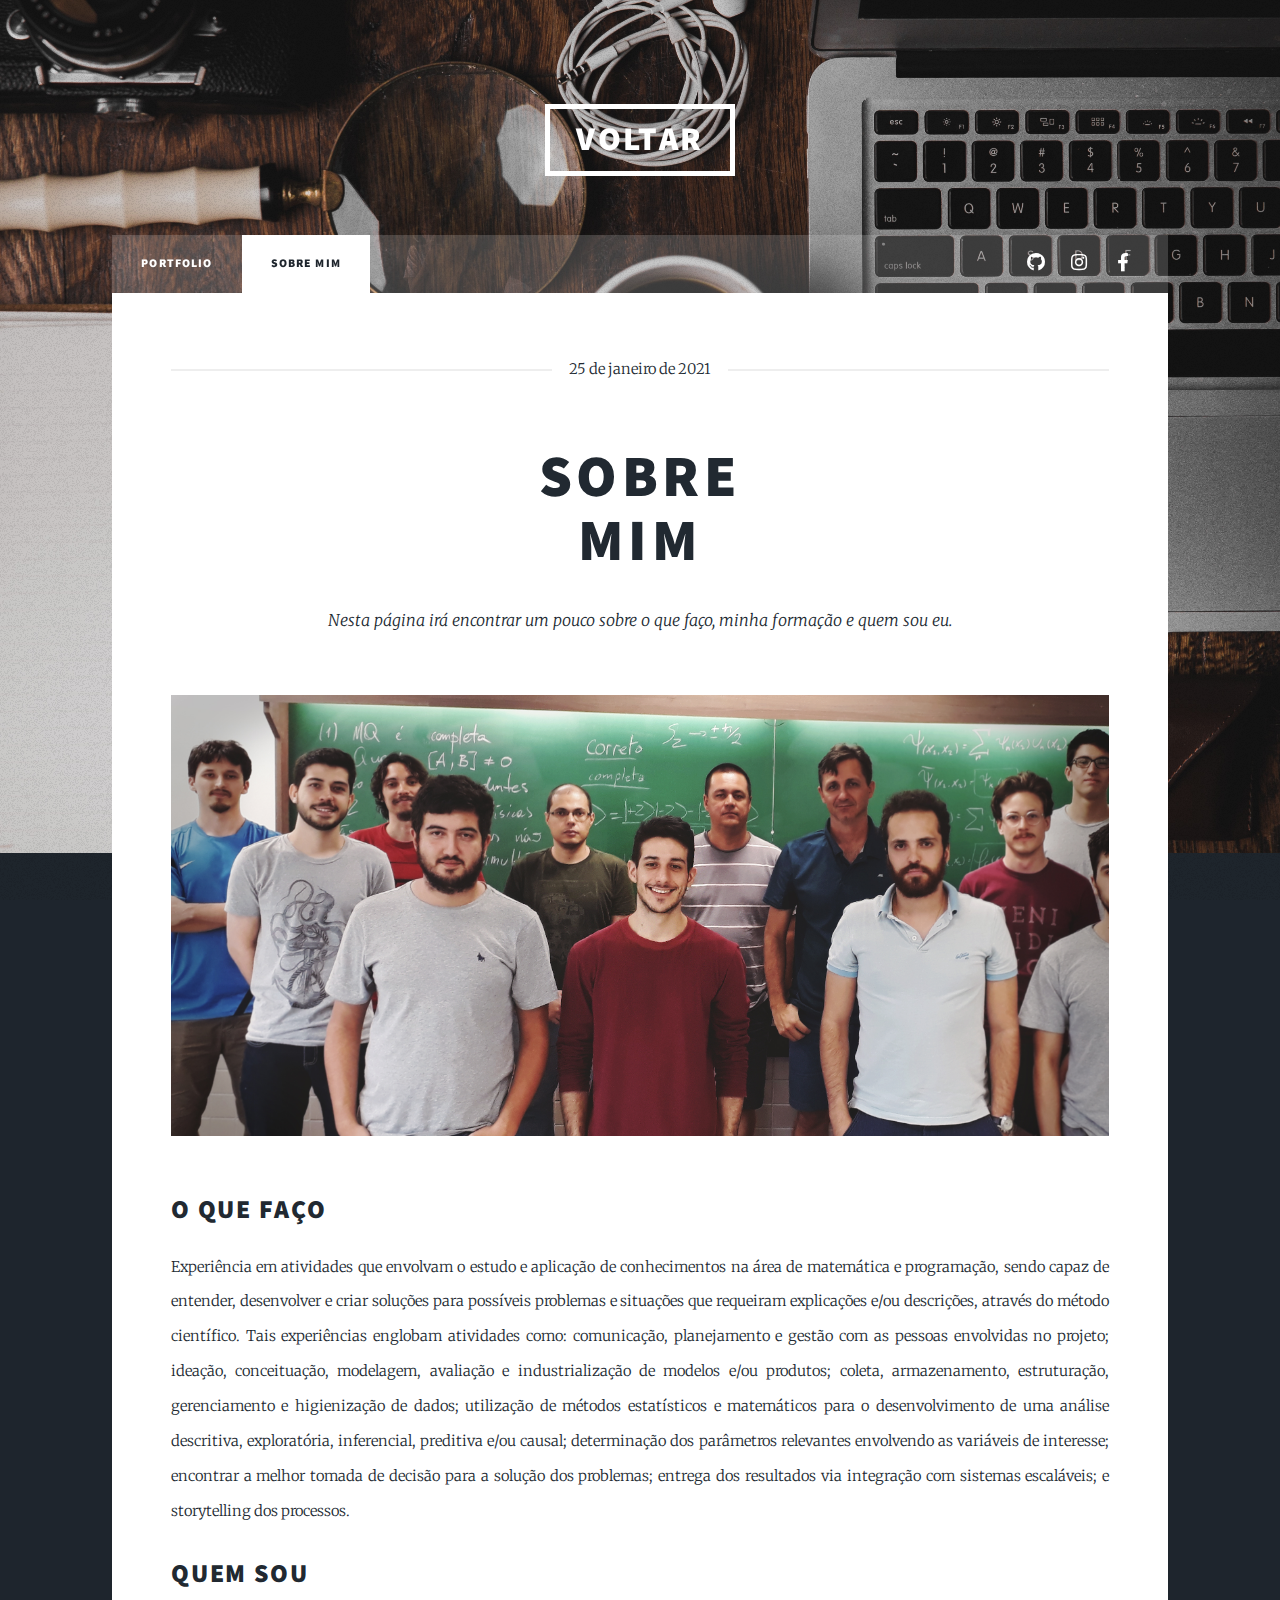
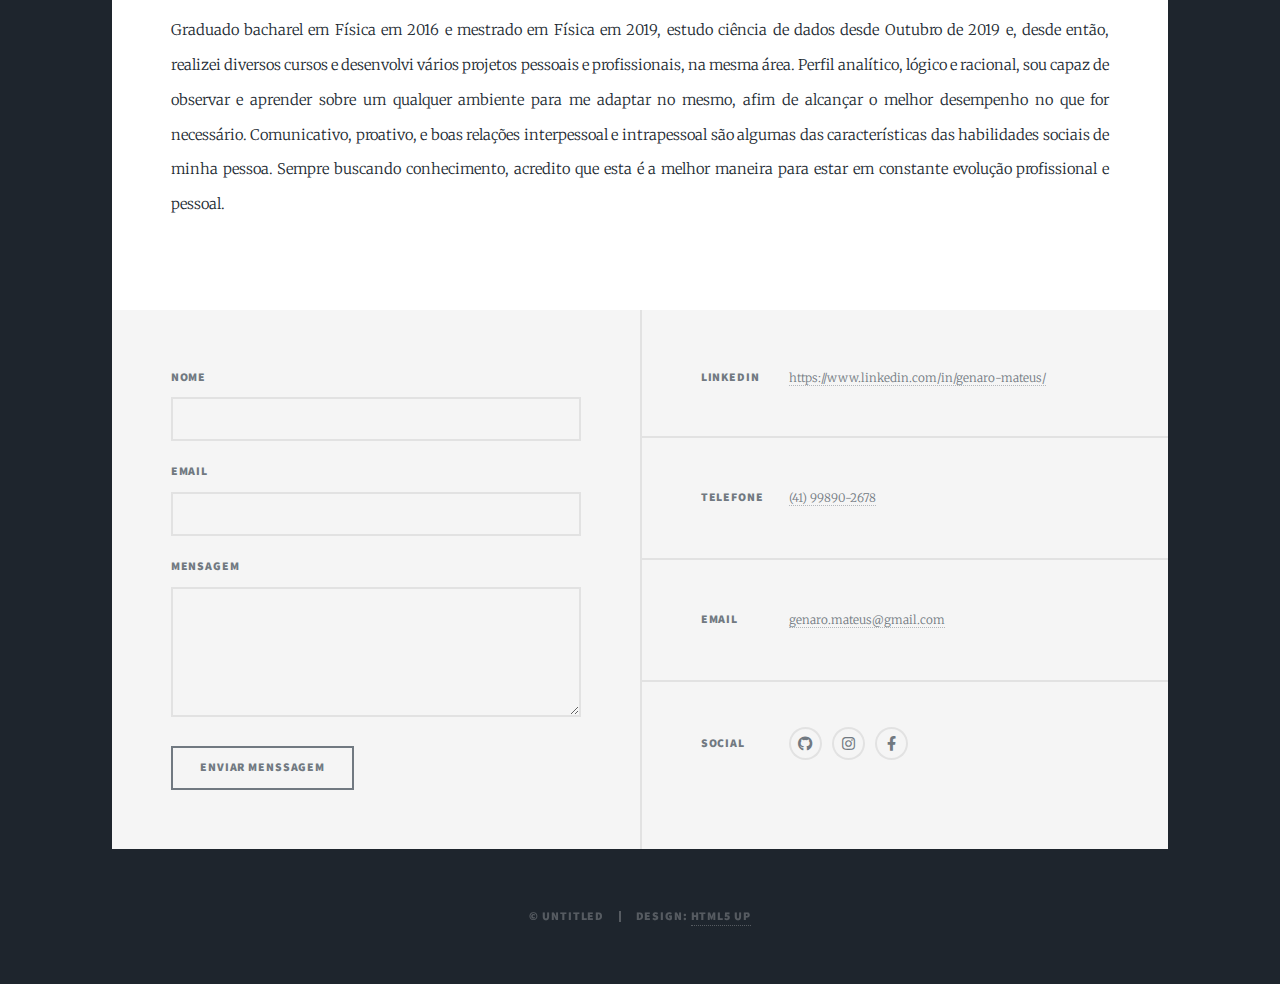
<file: generic.html>
<!DOCTYPE HTML>
<!--
	Massively by HTML5 UP
	html5up.net | @ajlkn
	Free for personal and commercial use under the CCA 3.0 license (html5up.net/license)
-->
<html>
	<head>
		<title>Portfolio Genaro - Sobre mim</title>
		<meta charset="utf-8" />
		<meta name="viewport" content="width=device-width, initial-scale=1, user-scalable=no" />
		<link rel="stylesheet" href="assets/css/main.css" />
		<noscript><link rel="stylesheet" href="assets/css/noscript.css" /></noscript>
	</head>
	<body class="is-preload">

		<!-- Wrapper -->
			<div id="wrapper">

				<!-- Header -->
					<header id="header">
						<a href="index.html" class="logo">Voltar</a>
					</header>

				<!-- Nav -->
					<nav id="nav">
						<ul class="links">
							<li><a href="index.html">Portfolio</a></li>
							<li class="active"><a href="generic.html">Sobre mim</a></li>
						</ul>
						<ul class="icons">
                            <li><a href="https://github.com/MattGenaro" class="icon brands fa-github"><span class="label">GitHub</span></a></li>
                            <li><a href="https://www.instagram.com/genaro.mateus/" class="icon brands fa-instagram"><span class="label">Instagram</span></a></li>
							<li><a href="https://www.facebook.com/mat.genaro" class="icon brands fa-facebook-f"><span class="label">Facebook</span></a></li>
						</ul>
					</nav>

				<!-- Main -->
					<div id="main">

						<!-- Post -->
							<section class="post">
								<header class="major">
									<span class="date">25 de janeiro de 2021</span>
									<h1>Sobre<br />
									Mim</h1>
									<p>Nesta página irá encontrar um pouco sobre o que faço, minha formação e quem sou eu.</p>
								</header>
								<div class="image main"><img src="images/Matt.jpg" alt="" /></div>
								<header>
									<h2>O Que Faço</h2>
								</header>
								<p>Experiência em atividades que envolvam o estudo e aplicação de conhecimentos na
									área de matemática e programação, sendo capaz de entender, desenvolver e criar 
									soluções para possíveis problemas e situações que requeiram explicações e/ou 
									descrições, através do método científico. Tais experiências englobam atividades 
									como: comunicação, planejamento e gestão com as pessoas envolvidas no projeto; 
									ideação, conceituação, modelagem, avaliação e industrialização de modelos e/ou 
									produtos; coleta, armazenamento, estruturação, gerenciamento e higienização de 
									dados; utilização de métodos estatísticos e matemáticos para o desenvolvimento 
									de uma análise descritiva, exploratória, inferencial, preditiva e/ou causal; 
									determinação dos parâmetros relevantes envolvendo as variáveis de interesse; 
									encontrar a melhor tomada de decisão para a solução dos problemas; entrega dos 
									resultados via integração com sistemas escaláveis; e storytelling dos processos.</p>
								<header>
									<h2>Quem sou</h2>
								</header>
								<p>Graduado bacharel em Física em 2016 e mestrado em Física em 2019, estudo ciência de dados desde
									Outubro de 2019 e, desde então, realizei diversos cursos e desenvolvi vários projetos pessoais
									e profissionais, na mesma área.
									Perfil analítico, lógico e racional, sou capaz de observar e aprender
									sobre um qualquer ambiente para me adaptar no mesmo, afim de alcançar o melhor desempenho no que for 
									necessário. Comunicativo, proativo, e boas relações interpessoal e intrapessoal são algumas das 
									características das habilidades sociais de minha pessoa. Sempre buscando conhecimento, acredito que esta 
									é a melhor maneira para estar em constante evolução profissional e pessoal.</p>
							</section>

					</div>


				<!-- Footer -->
				<footer id="footer">
					<section>
						<form method="post" action="#">
							<div class="fields">
								<div class="field">
									<label for="name">Nome</label>
									<input type="text" name="name" id="name" />
								</div>
								<div class="field">
									<label for="email">Email</label>
									<input type="text" name="email" id="email" />
								</div>
								<div class="field">
									<label for="message">Mensagem</label>
									<textarea name="message" id="message" rows="3"></textarea>
								</div>
							</div>
							<ul class="actions">
								<li><input type="submit" value="Enviar Menssagem" /></li>
							</ul>
						</form>
					</section>
					<section class="split contact">
						<section class="alt">
							<h3>LinkedIn</h3>
							<p><a href="https://www.linkedin.com/in/genaro-mateus/">https://www.linkedin.com/in/genaro-mateus/</a></p>
						</section>
						<section>
							<h3>Telefone</h3>
							<p><a href="#">(41) 99890-2678</a></p>
						</section>
						<section>
							<h3>Email</h3>
							<p><a href="#">genaro.mateus@gmail.com</a></p>
						</section>
						<section>
							<h3>Social</h3>
							<ul class="icons alt">
								<li><a href="https://github.com/MattGenaro" class="icon brands fa-github"><span class="label">GitHub</span></a></li>
								<li><a href="https://www.instagram.com/genaro.mateus/" class="icon brands fa-instagram"><span class="label">Instagram</span></a></li>
								<li><a href="https://www.facebook.com/mat.genaro" class="icon brands fa-facebook-f"><span class="label">Facebook</span></a></li>
							</ul>
						</section>
					</section>
				</footer>

			<!-- Copyright -->
				<div id="copyright">
					<ul><li>&copy; Untitled</li><li>Design: <a href="https://html5up.net">HTML5 UP</a></li></ul>
				</div>

		</div>

	<!-- Scripts -->
		<script src="assets/js/jquery.min.js"></script>
		<script src="assets/js/jquery.scrollex.min.js"></script>
		<script src="assets/js/jquery.scrolly.min.js"></script>
		<script src="assets/js/browser.min.js"></script>
		<script src="assets/js/breakpoints.min.js"></script>
		<script src="assets/js/util.js"></script>
		<script src="assets/js/main.js"></script>

</body>
</html>
</file>
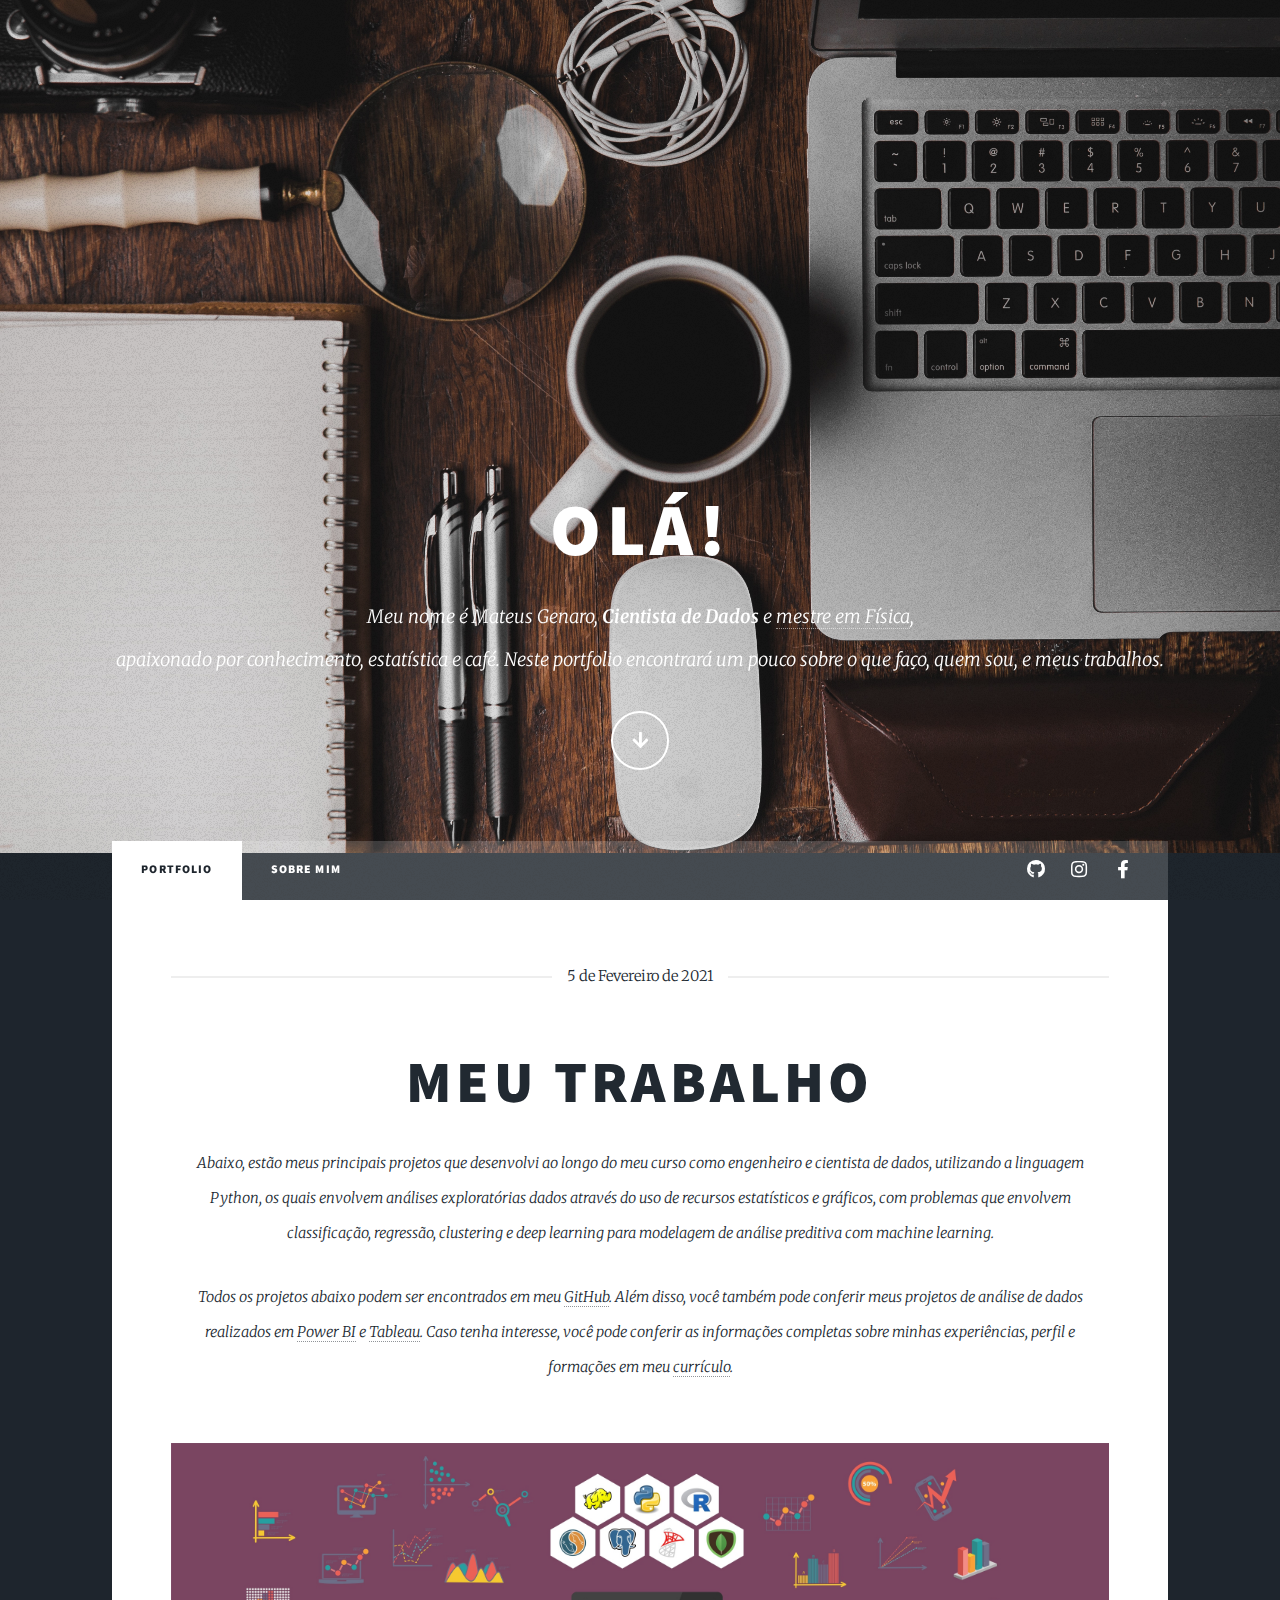
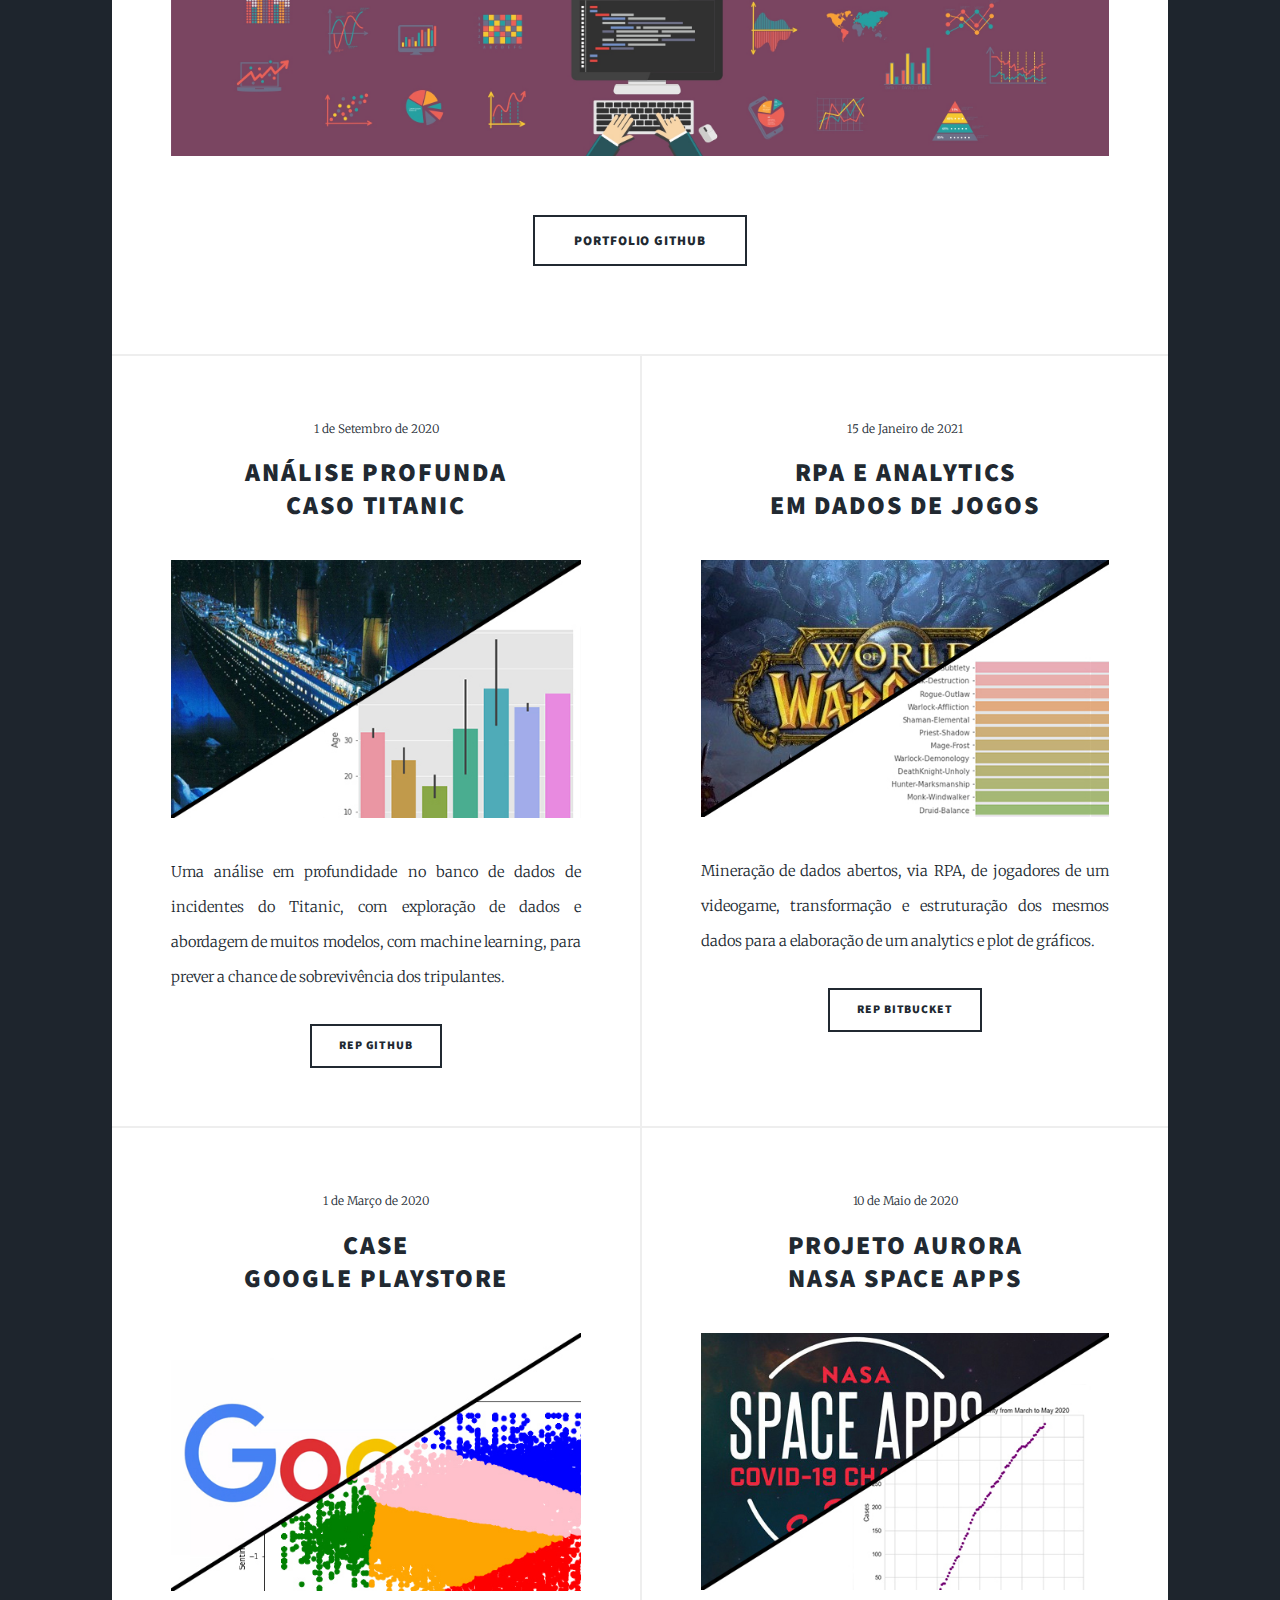
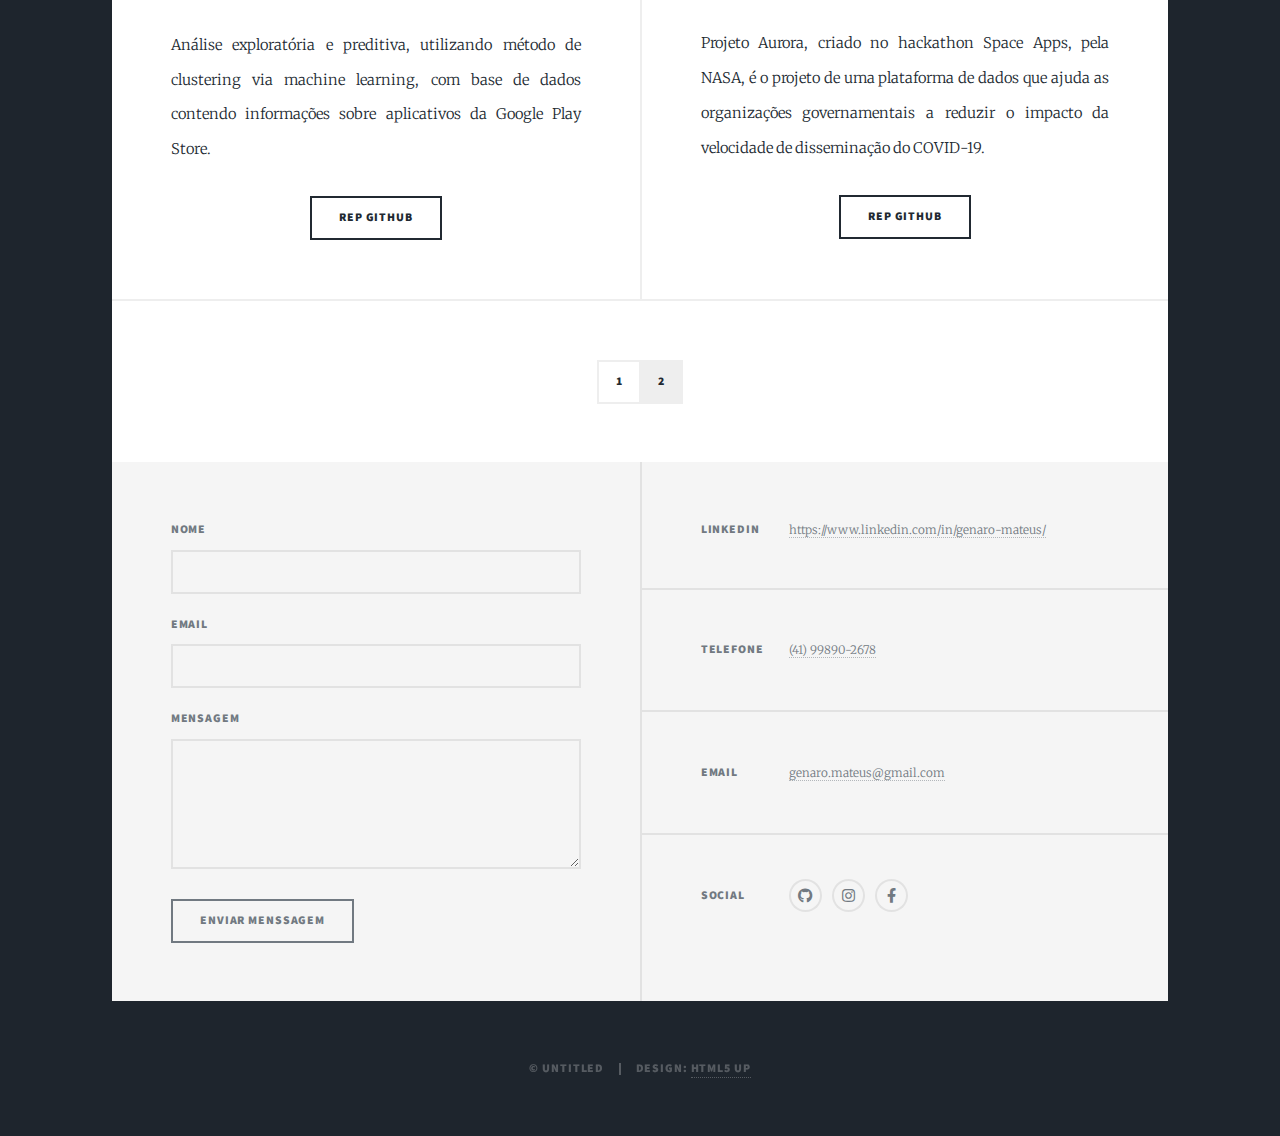
<file: page2.html>
<!DOCTYPE HTML>
<!--
	Massively by HTML5 UP
	html5up.net | @ajlkn
	Free for personal and commercial use under the CCA 3.0 license (html5up.net/license)
-->
<html>
	<head>
		<title>Portfolio Genaro</title>
		<meta charset="utf-8" />
		<meta name="viewport" content="width=device-width, initial-scale=1, user-scalable=no" />
		<link rel="stylesheet" href="assets/css/main.css" />
		<noscript><link rel="stylesheet" href="assets/css/noscript.css" /></noscript>
	</head>
	<body class="is-preload">

		<!-- Wrapper -->
			<div id="wrapper" class="fade-in">

				<!-- Intro -->
					<div id="intro">
						<h1>Olá!</h1>
						<p>Meu nome é Mateus Genaro, <strong>Cientista de Dados</strong> e <a href="http://lattes.cnpq.br/8890403902880601">mestre em Física</a>,<br />
							apaixonado por conhecimento, estatística e café. Neste portfolio encontrará um pouco sobre o que faço, quem sou, e meus trabalhos.</p>
						<ul class="actions">
							<li><a href="#header" class="button icon solid solo fa-arrow-down scrolly">Continue</a></li>
						</ul>
					</div>

				<!-- Header -->
					<header id="header">
						<a href="index.html" class="logo">INÍCIO</a>
					</header>

				<!-- Nav -->
					<nav id="nav">
						<ul class="links">
							<li class="active"><a href="index.html">Portfolio</a></li>
							<li><a href="sobremim.html">Sobre mim</a></li>
						</ul>
						<ul class="icons">
                            <li><a href="https://github.com/MattGenaro" class="icon brands fa-github"><span class="label">GitHub</span></a></li>
                            <li><a href="https://www.instagram.com/genaro.mateus/" class="icon brands fa-instagram"><span class="label">Instagram</span></a></li>
							<li><a href="https://www.facebook.com/mat.genaro" class="icon brands fa-facebook-f"><span class="label">Facebook</span></a></li>
						</ul>
					</nav>

				<!-- Main -->
					<div id="main">

						<!-- Featured Post -->
							<article class="post featured">
								<header class="major">
									<span class="date">5 de Fevereiro de 2021</span>
									<h2><a>Meu Trabalho<br />
									</a></h2>
									<p>Abaixo, estão meus principais projetos que desenvolvi ao longo do meu curso como engenheiro e cientista de dados, 
										utilizando a linguagem Python, os quais envolvem análises exploratórias dados através do uso de recursos 
										estatísticos e gráficos, com problemas que envolvem classificação, regressão, clustering e deep learning 
										para modelagem de análise preditiva com machine learning. 
										</p>
										<p>Todos os projetos abaixo podem ser encontrados em meu
										<a href="https://github.com/MattGenaro">GitHub</a>. Além disso, você também pode conferir meus projetos
										de análise de dados realizados em <a href="https://drive.google.com/file/d/12Q5Gad1ImHjV9YSYwkVFzsOyIlDtX-gM/view?usp=sharing">Power BI</a> e 
										<a href="https://public.tableau.com/profile/mateus.genaro#!/">Tableau</a>.
										Caso tenha interesse, você pode conferir as informações completas sobre minhas experiências, perfil e formações
										em meu <a href="https://drive.google.com/file/d/1PLdRJjCTMXlL6JYSxzUpGDV-cvmn6-z3/view?usp=sharing">currículo</a>.
										</p>
								</header>
								<a href="#" class="image main"><img src="images/data.jpg" alt="" /></a>
								<ul class="actions special">
									<li><a href="https://github.com/MattGenaro" class="button large">Portfolio GitHub</a></li>
								</ul>
							</article>

						<!-- Posts -->
							<section class="posts">
								<article>
									<header>
										<span class="date">1 de Setembro de 2020</span>
										<h2><a href="https://github.com/MattGenaro/InDepth_Analysis_Titanic">Análise Profunda<br />
										Caso Titanic</a></h2>
									</header>
									<a href="https://github.com/MattGenaro/InDepth_Analysis_Titanic" class="image fit"><img src="images/titanic.jpg" alt="" /></a>
									<p>Uma análise em profundidade no banco de dados de incidentes do Titanic, com exploração de dados e abordagem 
										de muitos modelos, com machine learning, para prever a chance de sobrevivência dos tripulantes.</p>
									<ul class="actions special">
										<li><a href="https://github.com/MattGenaro/InDepth_Analysis_Titanic" class="button">Rep GitHub</a></li>
									</ul>
                                </article>
                                <article>
									<header>
										<span class="date">15 de Janeiro de 2021</span>
										<h2><a href="#">RPA e Analytics<br />
											em dados de jogos</a></h2>
									</header>
									<a href="https://bitbucket.org/MattGenaro/wowlogs/src/master/" class="image fit"><img src="images/wowlogs.jpg" alt="" /></a>
									<p>Mineração de dados abertos, via RPA, de jogadores de um videogame, transformação e estruturação
										 dos mesmos dados para a elaboração de um analytics e plot de gráficos.</p>
									<ul class="actions special">
										<li><a href="https://bitbucket.org/MattGenaro/wowlogs/src/master/" class="button">Rep Bitbucket</a></li>
									</ul>
								</article>
								<article>
									<header>
										<span class="date">1 de Março de 2020</span>
										<h2><a href="https://github.com/MattGenaro/Case_GooglePlayStore">Case<br />
										Google PlayStore</a></h2>
									</header>
									<a href="https://github.com/MattGenaro/Case_GooglePlayStore" class="image fit"><img src="images/google.jpg" alt="" /></a>
									<p>Análise exploratória e preditiva, utilizando método de clustering via machine learning, com base de dados contendo
                                         informações sobre aplicativos da Google Play Store.</p>
									<ul class="actions special">
										<li><a href="https://github.com/MattGenaro/Case_GooglePlayStore" class="button">Rep GitHub</a></li>
									</ul>
								</article>
								<article>
									<header>
										<span class="date">10 de Maio de 2020</span>
										<h2><a href="https://github.com/MattGenaro/NASA_Space_Apps_Challenge_2020">Projeto Aurora<br />
										NASA Space Apps</a></h2>
									</header>
									<a href="https://github.com/MattGenaro/NASA_Space_Apps_Challenge_2020" class="image fit"><img src="images/aurora.jpg" alt="" /></a>
									<p>Projeto Aurora, criado no hackathon Space Apps, pela NASA, é o projeto de uma plataforma de dados que ajuda as organizações governamentais a reduzir o impacto da velocidade de disseminação do COVID-19.</p>
                                    <ul class="actions special">
                                        <li><a href="https://github.com/MattGenaro/NASA_Space_Apps_Challenge_2020" class="button">Rep GitHub</a></li>
                                    </ul>
								</article>
							</section>

						<!-- Footer -->
							<footer>
								<div class="pagination">
									<!--<a href="#" class="previous">Prev</a>-->
									<a href="index.html" class="page">1</a>
									<a href="page2.html" class="page active">2</a>
								</div>
							</footer>

					</div>


				<!-- Footer -->
                <footer id="footer">
                    <section>
                        <form method="post" action="#">
                            <div class="fields">
                                <div class="field">
                                    <label for="name">Nome</label>
                                    <input type="text" name="name" id="name" />
                                </div>
                                <div class="field">
                                    <label for="email">Email</label>
                                    <input type="text" name="email" id="email" />
                                </div>
                                <div class="field">
                                    <label for="message">Mensagem</label>
                                    <textarea name="message" id="message" rows="3"></textarea>
                                </div>
                            </div>
                            <ul class="actions">
                                <li><input type="submit" value="Enviar Menssagem" /></li>
                            </ul>
                        </form>
                    </section>
                    <section class="split contact">
                        <section class="alt">
                            <h3>LinkedIn</h3>
                            <p><a href="https://www.linkedin.com/in/genaro-mateus/">https://www.linkedin.com/in/genaro-mateus/</a></p>
                        </section>
                        <section>
                            <h3>Telefone</h3>
                            <p><a href="#">(41) 99890-2678</a></p>
                        </section>
                        <section>
                            <h3>Email</h3>
                            <p><a href="#">genaro.mateus@gmail.com</a></p>
                        </section>
                        <section>
                            <h3>Social</h3>
                            <ul class="icons alt">
                                <li><a href="https://github.com/MattGenaro" class="icon brands fa-github"><span class="label">GitHub</span></a></li>
                                <li><a href="https://www.instagram.com/genaro.mateus/" class="icon brands fa-instagram"><span class="label">Instagram</span></a></li>
                                <li><a href="https://www.facebook.com/mat.genaro" class="icon brands fa-facebook-f"><span class="label">Facebook</span></a></li>
                            </ul>
                        </section>
                    </section>
                </footer>

            <!-- Copyright -->
                <div id="copyright">
                    <ul><li>&copy; Untitled</li><li>Design: <a href="https://html5up.net">HTML5 UP</a></li></ul>
                </div>

        </div>

    <!-- Scripts -->
        <script src="assets/js/jquery.min.js"></script>
        <script src="assets/js/jquery.scrollex.min.js"></script>
        <script src="assets/js/jquery.scrolly.min.js"></script>
        <script src="assets/js/browser.min.js"></script>
        <script src="assets/js/breakpoints.min.js"></script>
        <script src="assets/js/util.js"></script>
        <script src="assets/js/main.js"></script>

</body>
</html>
</file>
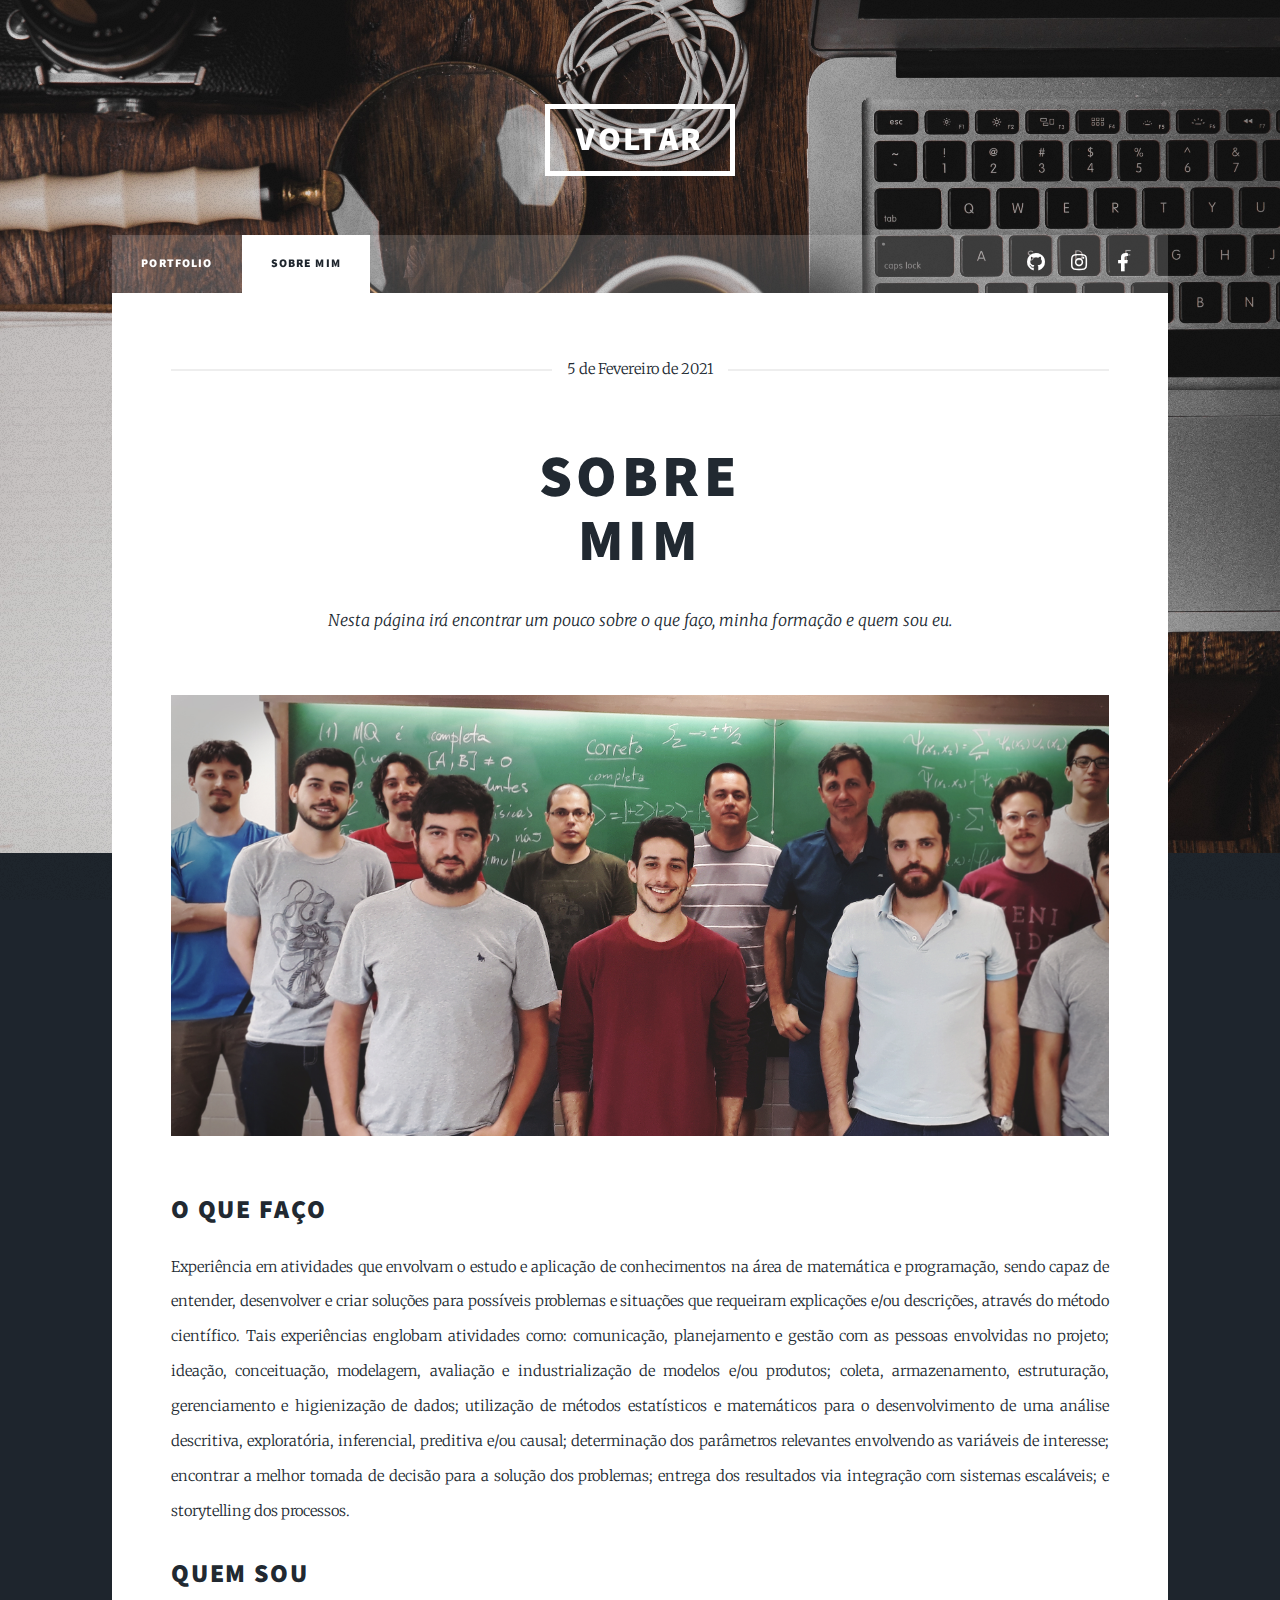
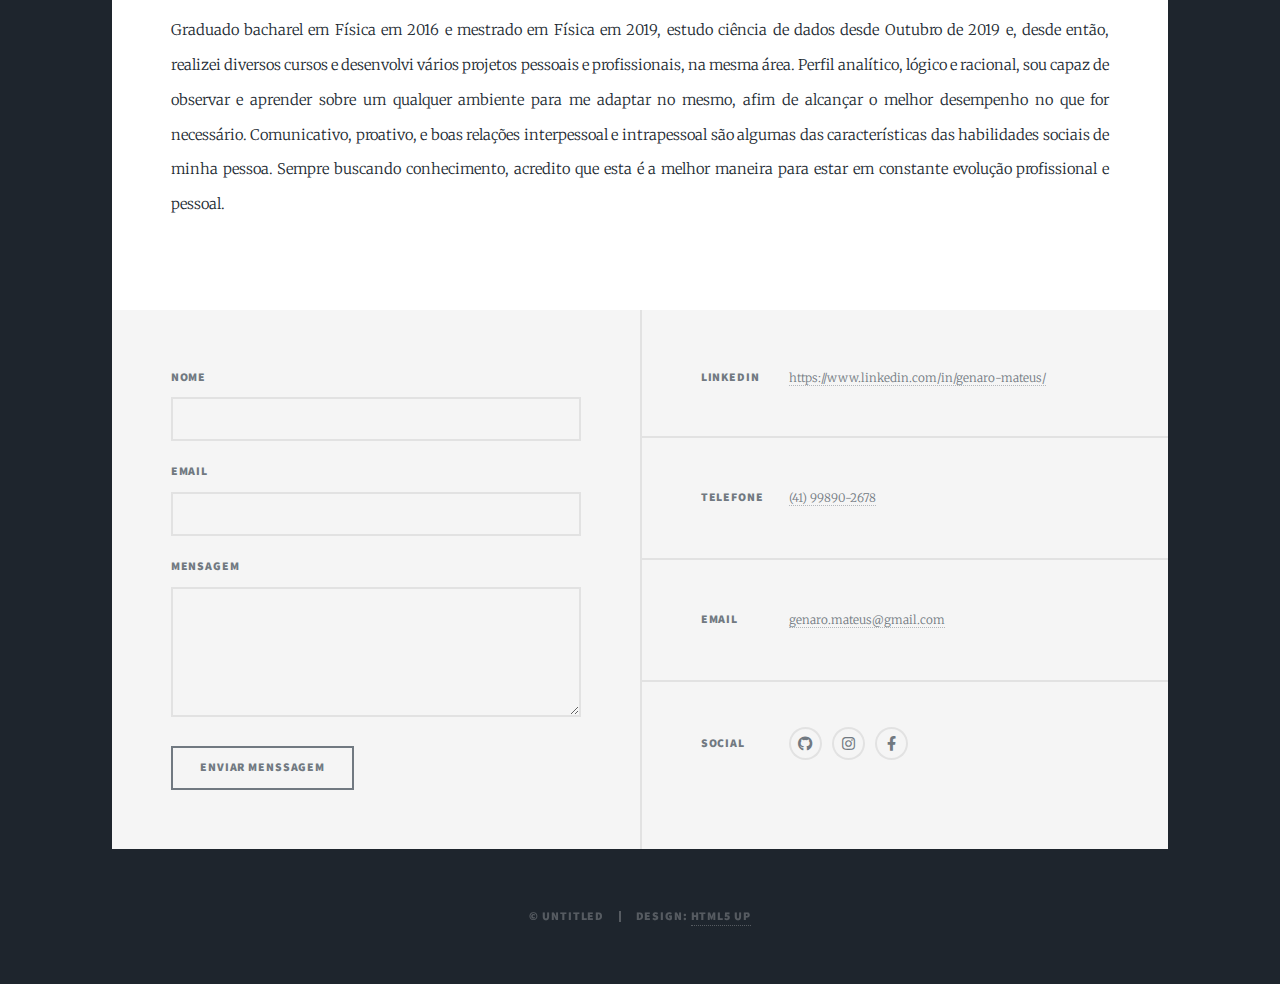
<file: sobremim.html>
<!DOCTYPE HTML>
<!--
	Massively by HTML5 UP
	html5up.net | @ajlkn
	Free for personal and commercial use under the CCA 3.0 license (html5up.net/license)
-->
<html>
	<head>
		<title>Portfolio Genaro - Sobre mim</title>
		<meta charset="utf-8" />
		<meta name="viewport" content="width=device-width, initial-scale=1, user-scalable=no" />
		<link rel="stylesheet" href="assets/css/main.css" />
		<noscript><link rel="stylesheet" href="assets/css/noscript.css" /></noscript>
	</head>
	<body class="is-preload">

		<!-- Wrapper -->
			<div id="wrapper">

				<!-- Header -->
					<header id="header">
						<a href="index.html" class="logo">Voltar</a>
					</header>

				<!-- Nav -->
					<nav id="nav">
						<ul class="links">
							<li><a href="index.html">Portfolio</a></li>
							<li class="active"><a href="sobremim.html">Sobre mim</a></li>
						</ul>
						<ul class="icons">
                            <li><a href="https://github.com/MattGenaro" class="icon brands fa-github"><span class="label">GitHub</span></a></li>
                            <li><a href="https://www.instagram.com/genaro.mateus/" class="icon brands fa-instagram"><span class="label">Instagram</span></a></li>
							<li><a href="https://www.facebook.com/mat.genaro" class="icon brands fa-facebook-f"><span class="label">Facebook</span></a></li>
						</ul>
					</nav>

				<!-- Main -->
					<div id="main">

						<!-- Post -->
							<section class="post">
								<header class="major">
									<span class="date">5 de Fevereiro de 2021</span>
									<h1>Sobre<br />
									Mim</h1>
									<p>Nesta página irá encontrar um pouco sobre o que faço, minha formação e quem sou eu.</p>
								</header>
								<div class="image main"><img src="images/Matt.jpg" alt="" /></div>
								<header>
									<h2>O Que Faço</h2>
								</header>
								<p>Experiência em atividades que envolvam o estudo e aplicação de conhecimentos na
									área de matemática e programação, sendo capaz de entender, desenvolver e criar 
									soluções para possíveis problemas e situações que requeiram explicações e/ou 
									descrições, através do método científico. Tais experiências englobam atividades 
									como: comunicação, planejamento e gestão com as pessoas envolvidas no projeto; 
									ideação, conceituação, modelagem, avaliação e industrialização de modelos e/ou 
									produtos; coleta, armazenamento, estruturação, gerenciamento e higienização de 
									dados; utilização de métodos estatísticos e matemáticos para o desenvolvimento 
									de uma análise descritiva, exploratória, inferencial, preditiva e/ou causal; 
									determinação dos parâmetros relevantes envolvendo as variáveis de interesse; 
									encontrar a melhor tomada de decisão para a solução dos problemas; entrega dos 
									resultados via integração com sistemas escaláveis; e storytelling dos processos.</p>
								<header>
									<h2>Quem sou</h2>
								</header>
								<p>Graduado bacharel em Física em 2016 e mestrado em Física em 2019, estudo ciência de dados desde
									Outubro de 2019 e, desde então, realizei diversos cursos e desenvolvi vários projetos pessoais
									e profissionais, na mesma área.
									Perfil analítico, lógico e racional, sou capaz de observar e aprender
									sobre um qualquer ambiente para me adaptar no mesmo, afim de alcançar o melhor desempenho no que for 
									necessário. Comunicativo, proativo, e boas relações interpessoal e intrapessoal são algumas das 
									características das habilidades sociais de minha pessoa. Sempre buscando conhecimento, acredito que esta 
									é a melhor maneira para estar em constante evolução profissional e pessoal.</p>
							</section>

					</div>


				<!-- Footer -->
				<footer id="footer">
					<section>
						<form method="post" action="#">
							<div class="fields">
								<div class="field">
									<label for="name">Nome</label>
									<input type="text" name="name" id="name" />
								</div>
								<div class="field">
									<label for="email">Email</label>
									<input type="text" name="email" id="email" />
								</div>
								<div class="field">
									<label for="message">Mensagem</label>
									<textarea name="message" id="message" rows="3"></textarea>
								</div>
							</div>
							<ul class="actions">
								<li><input type="submit" value="Enviar Menssagem" /></li>
							</ul>
						</form>
					</section>
					<section class="split contact">
						<section class="alt">
							<h3>LinkedIn</h3>
							<p><a href="https://www.linkedin.com/in/genaro-mateus/">https://www.linkedin.com/in/genaro-mateus/</a></p>
						</section>
						<section>
							<h3>Telefone</h3>
							<p><a href="#">(41) 99890-2678</a></p>
						</section>
						<section>
							<h3>Email</h3>
							<p><a href="#">genaro.mateus@gmail.com</a></p>
						</section>
						<section>
							<h3>Social</h3>
							<ul class="icons alt">
								<li><a href="https://github.com/MattGenaro" class="icon brands fa-github"><span class="label">GitHub</span></a></li>
								<li><a href="https://www.instagram.com/genaro.mateus/" class="icon brands fa-instagram"><span class="label">Instagram</span></a></li>
								<li><a href="https://www.facebook.com/mat.genaro" class="icon brands fa-facebook-f"><span class="label">Facebook</span></a></li>
							</ul>
						</section>
					</section>
				</footer>

			<!-- Copyright -->
				<div id="copyright">
					<ul><li>&copy; Untitled</li><li>Design: <a href="https://html5up.net">HTML5 UP</a></li></ul>
				</div>

		</div>

	<!-- Scripts -->
		<script src="assets/js/jquery.min.js"></script>
		<script src="assets/js/jquery.scrollex.min.js"></script>
		<script src="assets/js/jquery.scrolly.min.js"></script>
		<script src="assets/js/browser.min.js"></script>
		<script src="assets/js/breakpoints.min.js"></script>
		<script src="assets/js/util.js"></script>
		<script src="assets/js/main.js"></script>

</body>
</html>
</file>
<file: assets/css/main.css>
@import url(fontawesome-all.min.css);
@import url("https://fonts.googleapis.com/css?family=Merriweather:300,700,300italic,700italic|Source+Sans+Pro:900");

/*
	Massively by HTML5 UP
	html5up.net | @ajlkn
	Free for personal and commercial use under the CCA 3.0 license (html5up.net/license)
*/

html, body, div, span, applet, object,
iframe, h1, h2, h3, h4, h5, h6, p, blockquote,
pre, a, abbr, acronym, address, big, cite,
code, del, dfn, em, img, ins, kbd, q, s, samp,
small, strike, strong, sub, sup, tt, var, b,
u, i, center, dl, dt, dd, ol, ul, li, fieldset,
form, label, legend, table, caption, tbody,
tfoot, thead, tr, th, td, article, aside,
canvas, details, embed, figure, figcaption,
footer, header, hgroup, menu, nav, output, ruby,
section, summary, time, mark, audio, video {
	margin: 0;
	padding: 0;
	border: 0;
	font-size: 100%;
	font: inherit;
	vertical-align: baseline;}

article, aside, details, figcaption, figure,
footer, header, hgroup, menu, nav, section {
	display: block;}

body {
	line-height: 1;
}

ol, ul {
	list-style: none;
}

blockquote, q {
	quotes: none;
}

	blockquote:before, blockquote:after, q:before, q:after {
		content: '';
		content: none;
	}

table {
	border-collapse: collapse;
	border-spacing: 0;
}

body {
	-webkit-text-size-adjust: none;
}

mark {
	background-color: transparent;
	color: inherit;
}

input::-moz-focus-inner {
	border: 0;
	padding: 0;
}

input, select, textarea {
	-moz-appearance: none;
	-webkit-appearance: none;
	-ms-appearance: none;
	appearance: none;
}

/* Basic */

	@-ms-viewport {
		width: device-width;
	}

	body {
		-ms-overflow-style: scrollbar;
	}

	@media screen and (max-width: 480px) {

		html, body {
			min-width: 320px;
		}

	}

	html {
		box-sizing: border-box;
	}

	*, *:before, *:after {
		box-sizing: inherit;
	}

	body {
		background-color: #1e252d;
	}

		body.is-preload *, body.is-preload *:before, body.is-preload *:after {
			-moz-animation: none !important;
			-webkit-animation: none !important;
			-ms-animation: none !important;
			animation: none !important;
			-moz-transition: none !important;
			-webkit-transition: none !important;
			-ms-transition: none !important;
			transition: none !important;
		}

/* Type */

	html {
		font-size: 16pt;
	}

		@media screen and (max-width: 1680px) {

			html {
				font-size: 12pt;
			}

		}

		@media screen and (max-width: 1280px) {

			html {
				font-size: 11pt;
			}

		}

		@media screen and (max-width: 360px) {

			html {
				font-size: 10pt;
			}

		}

	body {
		color: #212931;
	}

	body, input, select, textarea {
		font-family: "Merriweather", Georgia, serif;
		font-weight: 300;
		font-size: 1rem;
		line-height: 2.375;
	}

	a {
		-moz-transition: color 0.2s ease-in-out, background-color 0.2s ease-in-out, border-color 0.2s ease-in-out, box-shadow 0.2s ease-in-out;
		-webkit-transition: color 0.2s ease-in-out, background-color 0.2s ease-in-out, border-color 0.2s ease-in-out, box-shadow 0.2s ease-in-out;
		-ms-transition: color 0.2s ease-in-out, background-color 0.2s ease-in-out, border-color 0.2s ease-in-out, box-shadow 0.2s ease-in-out;
		transition: color 0.2s ease-in-out, background-color 0.2s ease-in-out, border-color 0.2s ease-in-out, box-shadow 0.2s ease-in-out;
		border-bottom: dotted 1px;
		text-decoration: none;
	}

		a:hover {
			border-bottom-color: transparent;
		}

	strong, b {
		font-weight: 600;
	}

	em, i {
		font-style: italic;
	}

	p {
		text-align: justify;
		margin: 0 0 2rem 0;
	}

	h1, h2, h3, h4, h5, h6 {
		font-family: "Source Sans Pro", Helvetica, sans-serif;
		font-weight: 900;
		line-height: 1.5;
		letter-spacing: 0.075em;
		text-transform: uppercase;
		margin: 0 0 1rem 0;
	}

		h1 a, h2 a, h3 a, h4 a, h5 a, h6 a {
			border-bottom: 0;
			color: inherit;
			text-decoration: none;
		}

	h1 {
		font-size: 4rem;
		line-height: 1.1;
		margin: 0 0 2rem 0;
	}

	h2 {
		font-size: 1.75rem;
		line-height: 1.3;
		margin: 0 0 1.5rem 0;
	}

	h3 {
		font-size: 1.25rem;
		margin: 0 0 1.5rem 0;
	}

	h4 {
		font-size: 1rem;
	}

	h5 {
		font-size: 0.9rem;
	}

	h6 {
		font-size: 0.8rem;
	}

	sub {
		font-size: 0.8rem;
		position: relative;
		top: 0.5rem;
	}

	sup {
		font-size: 0.8rem;
		position: relative;
		top: -0.5rem;
	}

	blockquote {
		border-left: solid 4px;
		font-style: italic;
		margin: 0 0 2rem 0;
		padding: 0.5rem 0 0.5rem 2rem;
	}

	code {
		border: solid 2px;
		font-family: "Courier New", monospace;
		font-size: 0.9rem;
		margin: 0 0.25rem;
		padding: 0.25rem 0.65rem;
	}

	pre {
		-webkit-overflow-scrolling: touch;
		font-family: "Courier New", monospace;
		font-size: 0.9rem;
		margin: 0 0 2rem 0;
	}

		pre code {
			display: block;
			line-height: 1.75;
			padding: 1rem 1.5rem;
			overflow-x: auto;
		}

	hr {
		border: 0;
		border-bottom: solid 2px;
		margin: 3rem 0;
	}

		hr.major {
			margin: 5rem 0;
		}

	.align-left {
		text-align: left;
	}

	.align-center {
		text-align: center;
	}

	.align-right {
		text-align: right;
	}

	input, select, textarea {
		color: #212931;
	}

	a {
		color: #212931;
		border-bottom-color: rgba(33, 41, 49, 0.5);
	}

		a:hover {
			border-bottom-color: transparent;
			color: #18bfef !important;
		}

	strong, b {
		color: #212931;
	}

	h1, h2, h3, h4, h5, h6 {
		color: #212931;
	}

	blockquote {
		border-left-color: #eeeeee;
	}

	code {
		background: rgba(220, 220, 220, 0.25);
		border-color: #eeeeee;
	}

	hr {
		border-bottom-color: #eeeeee;
	}

/* Row */

	.row {
		display: flex;
		flex-wrap: wrap;
		box-sizing: border-box;
		align-items: stretch;
	}

		.row > * {
			box-sizing: border-box;
		}

		.row.gtr-uniform > * > :last-child {
			margin-bottom: 0;
		}

		.row.aln-left {
			justify-content: flex-start;
		}

		.row.aln-center {
			justify-content: center;
		}

		.row.aln-right {
			justify-content: flex-end;
		}

		.row.aln-top {
			align-items: flex-start;
		}

		.row.aln-middle {
			align-items: center;
		}

		.row.aln-bottom {
			align-items: flex-end;
		}

		.row > .imp {
			order: -1;
		}

		.row > .col-1 {
			width: 8.33333%;
		}

		.row > .off-1 {
			margin-left: 8.33333%;
		}

		.row > .col-2 {
			width: 16.66667%;
		}

		.row > .off-2 {
			margin-left: 16.66667%;
		}

		.row > .col-3 {
			width: 25%;
		}

		.row > .off-3 {
			margin-left: 25%;
		}

		.row > .col-4 {
			width: 33.33333%;
		}

		.row > .off-4 {
			margin-left: 33.33333%;
		}

		.row > .col-5 {
			width: 41.66667%;
		}

		.row > .off-5 {
			margin-left: 41.66667%;
		}

		.row > .col-6 {
			width: 50%;
		}

		.row > .off-6 {
			margin-left: 50%;
		}

		.row > .col-7 {
			width: 58.33333%;
		}

		.row > .off-7 {
			margin-left: 58.33333%;
		}

		.row > .col-8 {
			width: 66.66667%;
		}

		.row > .off-8 {
			margin-left: 66.66667%;
		}

		.row > .col-9 {
			width: 75%;
		}

		.row > .off-9 {
			margin-left: 75%;
		}

		.row > .col-10 {
			width: 83.33333%;
		}

		.row > .off-10 {
			margin-left: 83.33333%;
		}

		.row > .col-11 {
			width: 91.66667%;
		}

		.row > .off-11 {
			margin-left: 91.66667%;
		}

		.row > .col-12 {
			width: 100%;
		}

		.row > .off-12 {
			margin-left: 100%;
		}

		.row.gtr-0 {
			margin-top: 0;
			margin-left: 0rem;
		}

			.row.gtr-0 > * {
				padding: 0 0 0 0rem;
			}

			.row.gtr-0.gtr-uniform {
				margin-top: 0rem;
			}

				.row.gtr-0.gtr-uniform > * {
					padding-top: 0rem;
				}

		.row.gtr-25 {
			margin-top: 0;
			margin-left: -0.375rem;
		}

			.row.gtr-25 > * {
				padding: 0 0 0 0.375rem;
			}

			.row.gtr-25.gtr-uniform {
				margin-top: -0.375rem;
			}

				.row.gtr-25.gtr-uniform > * {
					padding-top: 0.375rem;
				}

		.row.gtr-50 {
			margin-top: 0;
			margin-left: -0.75rem;
		}

			.row.gtr-50 > * {
				padding: 0 0 0 0.75rem;
			}

			.row.gtr-50.gtr-uniform {
				margin-top: -0.75rem;
			}

				.row.gtr-50.gtr-uniform > * {
					padding-top: 0.75rem;
				}

		.row {
			margin-top: 0;
			margin-left: -1.5rem;
		}

			.row > * {
				padding: 0 0 0 1.5rem;
			}

			.row.gtr-uniform {
				margin-top: -1.5rem;
			}

				.row.gtr-uniform > * {
					padding-top: 1.5rem;
				}

		.row.gtr-150 {
			margin-top: 0;
			margin-left: -2.25rem;
		}

			.row.gtr-150 > * {
				padding: 0 0 0 2.25rem;
			}

			.row.gtr-150.gtr-uniform {
				margin-top: -2.25rem;
			}

				.row.gtr-150.gtr-uniform > * {
					padding-top: 2.25rem;
				}

		.row.gtr-200 {
			margin-top: 0;
			margin-left: -3rem;
		}

			.row.gtr-200 > * {
				padding: 0 0 0 3rem;
			}

			.row.gtr-200.gtr-uniform {
				margin-top: -3rem;
			}

				.row.gtr-200.gtr-uniform > * {
					padding-top: 3rem;
				}

		@media screen and (max-width: 1680px) {

			.row {
				display: flex;
				flex-wrap: wrap;
				box-sizing: border-box;
				align-items: stretch;
			}

				.row > * {
					box-sizing: border-box;
				}

				.row.gtr-uniform > * > :last-child {
					margin-bottom: 0;
				}

				.row.aln-left {
					justify-content: flex-start;
				}

				.row.aln-center {
					justify-content: center;
				}

				.row.aln-right {
					justify-content: flex-end;
				}

				.row.aln-top {
					align-items: flex-start;
				}

				.row.aln-middle {
					align-items: center;
				}

				.row.aln-bottom {
					align-items: flex-end;
				}

				.row > .imp-xlarge {
					order: -1;
				}

				.row > .col-1-xlarge {
					width: 8.33333%;
				}

				.row > .off-1-xlarge {
					margin-left: 8.33333%;
				}

				.row > .col-2-xlarge {
					width: 16.66667%;
				}

				.row > .off-2-xlarge {
					margin-left: 16.66667%;
				}

				.row > .col-3-xlarge {
					width: 25%;
				}

				.row > .off-3-xlarge {
					margin-left: 25%;
				}

				.row > .col-4-xlarge {
					width: 33.33333%;
				}

				.row > .off-4-xlarge {
					margin-left: 33.33333%;
				}

				.row > .col-5-xlarge {
					width: 41.66667%;
				}

				.row > .off-5-xlarge {
					margin-left: 41.66667%;
				}

				.row > .col-6-xlarge {
					width: 50%;
				}

				.row > .off-6-xlarge {
					margin-left: 50%;
				}

				.row > .col-7-xlarge {
					width: 58.33333%;
				}

				.row > .off-7-xlarge {
					margin-left: 58.33333%;
				}

				.row > .col-8-xlarge {
					width: 66.66667%;
				}

				.row > .off-8-xlarge {
					margin-left: 66.66667%;
				}

				.row > .col-9-xlarge {
					width: 75%;
				}

				.row > .off-9-xlarge {
					margin-left: 75%;
				}

				.row > .col-10-xlarge {
					width: 83.33333%;
				}

				.row > .off-10-xlarge {
					margin-left: 83.33333%;
				}

				.row > .col-11-xlarge {
					width: 91.66667%;
				}

				.row > .off-11-xlarge {
					margin-left: 91.66667%;
				}

				.row > .col-12-xlarge {
					width: 100%;
				}

				.row > .off-12-xlarge {
					margin-left: 100%;
				}

				.row.gtr-0 {
					margin-top: 0;
					margin-left: 0rem;
				}

					.row.gtr-0 > * {
						padding: 0 0 0 0rem;
					}

					.row.gtr-0.gtr-uniform {
						margin-top: 0rem;
					}

						.row.gtr-0.gtr-uniform > * {
							padding-top: 0rem;
						}

				.row.gtr-25 {
					margin-top: 0;
					margin-left: -0.375rem;
				}

					.row.gtr-25 > * {
						padding: 0 0 0 0.375rem;
					}

					.row.gtr-25.gtr-uniform {
						margin-top: -0.375rem;
					}

						.row.gtr-25.gtr-uniform > * {
							padding-top: 0.375rem;
						}

				.row.gtr-50 {
					margin-top: 0;
					margin-left: -0.75rem;
				}

					.row.gtr-50 > * {
						padding: 0 0 0 0.75rem;
					}

					.row.gtr-50.gtr-uniform {
						margin-top: -0.75rem;
					}

						.row.gtr-50.gtr-uniform > * {
							padding-top: 0.75rem;
						}

				.row {
					margin-top: 0;
					margin-left: -1.5rem;
				}

					.row > * {
						padding: 0 0 0 1.5rem;
					}

					.row.gtr-uniform {
						margin-top: -1.5rem;
					}

						.row.gtr-uniform > * {
							padding-top: 1.5rem;
						}

				.row.gtr-150 {
					margin-top: 0;
					margin-left: -2.25rem;
				}

					.row.gtr-150 > * {
						padding: 0 0 0 2.25rem;
					}

					.row.gtr-150.gtr-uniform {
						margin-top: -2.25rem;
					}

						.row.gtr-150.gtr-uniform > * {
							padding-top: 2.25rem;
						}

				.row.gtr-200 {
					margin-top: 0;
					margin-left: -3rem;
				}

					.row.gtr-200 > * {
						padding: 0 0 0 3rem;
					}

					.row.gtr-200.gtr-uniform {
						margin-top: -3rem;
					}

						.row.gtr-200.gtr-uniform > * {
							padding-top: 3rem;
						}

		}

		@media screen and (max-width: 1280px) {

			.row {
				display: flex;
				flex-wrap: wrap;
				box-sizing: border-box;
				align-items: stretch;
			}

				.row > * {
					box-sizing: border-box;
				}

				.row.gtr-uniform > * > :last-child {
					margin-bottom: 0;
				}

				.row.aln-left {
					justify-content: flex-start;
				}

				.row.aln-center {
					justify-content: center;
				}

				.row.aln-right {
					justify-content: flex-end;
				}

				.row.aln-top {
					align-items: flex-start;
				}

				.row.aln-middle {
					align-items: center;
				}

				.row.aln-bottom {
					align-items: flex-end;
				}

				.row > .imp-large {
					order: -1;
				}

				.row > .col-1-large {
					width: 8.33333%;
				}

				.row > .off-1-large {
					margin-left: 8.33333%;
				}

				.row > .col-2-large {
					width: 16.66667%;
				}

				.row > .off-2-large {
					margin-left: 16.66667%;
				}

				.row > .col-3-large {
					width: 25%;
				}

				.row > .off-3-large {
					margin-left: 25%;
				}

				.row > .col-4-large {
					width: 33.33333%;
				}

				.row > .off-4-large {
					margin-left: 33.33333%;
				}

				.row > .col-5-large {
					width: 41.66667%;
				}

				.row > .off-5-large {
					margin-left: 41.66667%;
				}

				.row > .col-6-large {
					width: 50%;
				}

				.row > .off-6-large {
					margin-left: 50%;
				}

				.row > .col-7-large {
					width: 58.33333%;
				}

				.row > .off-7-large {
					margin-left: 58.33333%;
				}

				.row > .col-8-large {
					width: 66.66667%;
				}

				.row > .off-8-large {
					margin-left: 66.66667%;
				}

				.row > .col-9-large {
					width: 75%;
				}

				.row > .off-9-large {
					margin-left: 75%;
				}

				.row > .col-10-large {
					width: 83.33333%;
				}

				.row > .off-10-large {
					margin-left: 83.33333%;
				}

				.row > .col-11-large {
					width: 91.66667%;
				}

				.row > .off-11-large {
					margin-left: 91.66667%;
				}

				.row > .col-12-large {
					width: 100%;
				}

				.row > .off-12-large {
					margin-left: 100%;
				}

				.row.gtr-0 {
					margin-top: 0;
					margin-left: 0rem;
				}

					.row.gtr-0 > * {
						padding: 0 0 0 0rem;
					}

					.row.gtr-0.gtr-uniform {
						margin-top: 0rem;
					}

						.row.gtr-0.gtr-uniform > * {
							padding-top: 0rem;
						}

				.row.gtr-25 {
					margin-top: 0;
					margin-left: -0.375rem;
				}

					.row.gtr-25 > * {
						padding: 0 0 0 0.375rem;
					}

					.row.gtr-25.gtr-uniform {
						margin-top: -0.375rem;
					}

						.row.gtr-25.gtr-uniform > * {
							padding-top: 0.375rem;
						}

				.row.gtr-50 {
					margin-top: 0;
					margin-left: -0.75rem;
				}

					.row.gtr-50 > * {
						padding: 0 0 0 0.75rem;
					}

					.row.gtr-50.gtr-uniform {
						margin-top: -0.75rem;
					}

						.row.gtr-50.gtr-uniform > * {
							padding-top: 0.75rem;
						}

				.row {
					margin-top: 0;
					margin-left: -1.5rem;
				}

					.row > * {
						padding: 0 0 0 1.5rem;
					}

					.row.gtr-uniform {
						margin-top: -1.5rem;
					}

						.row.gtr-uniform > * {
							padding-top: 1.5rem;
						}

				.row.gtr-150 {
					margin-top: 0;
					margin-left: -2.25rem;
				}

					.row.gtr-150 > * {
						padding: 0 0 0 2.25rem;
					}

					.row.gtr-150.gtr-uniform {
						margin-top: -2.25rem;
					}

						.row.gtr-150.gtr-uniform > * {
							padding-top: 2.25rem;
						}

				.row.gtr-200 {
					margin-top: 0;
					margin-left: -3rem;
				}

					.row.gtr-200 > * {
						padding: 0 0 0 3rem;
					}

					.row.gtr-200.gtr-uniform {
						margin-top: -3rem;
					}

						.row.gtr-200.gtr-uniform > * {
							padding-top: 3rem;
						}

		}

		@media screen and (max-width: 980px) {

			.row {
				display: flex;
				flex-wrap: wrap;
				box-sizing: border-box;
				align-items: stretch;
			}

				.row > * {
					box-sizing: border-box;
				}

				.row.gtr-uniform > * > :last-child {
					margin-bottom: 0;
				}

				.row.aln-left {
					justify-content: flex-start;
				}

				.row.aln-center {
					justify-content: center;
				}

				.row.aln-right {
					justify-content: flex-end;
				}

				.row.aln-top {
					align-items: flex-start;
				}

				.row.aln-middle {
					align-items: center;
				}

				.row.aln-bottom {
					align-items: flex-end;
				}

				.row > .imp-medium {
					order: -1;
				}

				.row > .col-1-medium {
					width: 8.33333%;
				}

				.row > .off-1-medium {
					margin-left: 8.33333%;
				}

				.row > .col-2-medium {
					width: 16.66667%;
				}

				.row > .off-2-medium {
					margin-left: 16.66667%;
				}

				.row > .col-3-medium {
					width: 25%;
				}

				.row > .off-3-medium {
					margin-left: 25%;
				}

				.row > .col-4-medium {
					width: 33.33333%;
				}

				.row > .off-4-medium {
					margin-left: 33.33333%;
				}

				.row > .col-5-medium {
					width: 41.66667%;
				}

				.row > .off-5-medium {
					margin-left: 41.66667%;
				}

				.row > .col-6-medium {
					width: 50%;
				}

				.row > .off-6-medium {
					margin-left: 50%;
				}

				.row > .col-7-medium {
					width: 58.33333%;
				}

				.row > .off-7-medium {
					margin-left: 58.33333%;
				}

				.row > .col-8-medium {
					width: 66.66667%;
				}

				.row > .off-8-medium {
					margin-left: 66.66667%;
				}

				.row > .col-9-medium {
					width: 75%;
				}

				.row > .off-9-medium {
					margin-left: 75%;
				}

				.row > .col-10-medium {
					width: 83.33333%;
				}

				.row > .off-10-medium {
					margin-left: 83.33333%;
				}

				.row > .col-11-medium {
					width: 91.66667%;
				}

				.row > .off-11-medium {
					margin-left: 91.66667%;
				}

				.row > .col-12-medium {
					width: 100%;
				}

				.row > .off-12-medium {
					margin-left: 100%;
				}

				.row.gtr-0 {
					margin-top: 0;
					margin-left: 0rem;
				}

					.row.gtr-0 > * {
						padding: 0 0 0 0rem;
					}

					.row.gtr-0.gtr-uniform {
						margin-top: 0rem;
					}

						.row.gtr-0.gtr-uniform > * {
							padding-top: 0rem;
						}

				.row.gtr-25 {
					margin-top: 0;
					margin-left: -0.375rem;
				}

					.row.gtr-25 > * {
						padding: 0 0 0 0.375rem;
					}

					.row.gtr-25.gtr-uniform {
						margin-top: -0.375rem;
					}

						.row.gtr-25.gtr-uniform > * {
							padding-top: 0.375rem;
						}

				.row.gtr-50 {
					margin-top: 0;
					margin-left: -0.75rem;
				}

					.row.gtr-50 > * {
						padding: 0 0 0 0.75rem;
					}

					.row.gtr-50.gtr-uniform {
						margin-top: -0.75rem;
					}

						.row.gtr-50.gtr-uniform > * {
							padding-top: 0.75rem;
						}

				.row {
					margin-top: 0;
					margin-left: -1.5rem;
				}

					.row > * {
						padding: 0 0 0 1.5rem;
					}

					.row.gtr-uniform {
						margin-top: -1.5rem;
					}

						.row.gtr-uniform > * {
							padding-top: 1.5rem;
						}

				.row.gtr-150 {
					margin-top: 0;
					margin-left: -2.25rem;
				}

					.row.gtr-150 > * {
						padding: 0 0 0 2.25rem;
					}

					.row.gtr-150.gtr-uniform {
						margin-top: -2.25rem;
					}

						.row.gtr-150.gtr-uniform > * {
							padding-top: 2.25rem;
						}

				.row.gtr-200 {
					margin-top: 0;
					margin-left: -3rem;
				}

					.row.gtr-200 > * {
						padding: 0 0 0 3rem;
					}

					.row.gtr-200.gtr-uniform {
						margin-top: -3rem;
					}

						.row.gtr-200.gtr-uniform > * {
							padding-top: 3rem;
						}

		}

		@media screen and (max-width: 736px) {

			.row {
				display: flex;
				flex-wrap: wrap;
				box-sizing: border-box;
				align-items: stretch;
			}

				.row > * {
					box-sizing: border-box;
				}

				.row.gtr-uniform > * > :last-child {
					margin-bottom: 0;
				}

				.row.aln-left {
					justify-content: flex-start;
				}

				.row.aln-center {
					justify-content: center;
				}

				.row.aln-right {
					justify-content: flex-end;
				}

				.row.aln-top {
					align-items: flex-start;
				}

				.row.aln-middle {
					align-items: center;
				}

				.row.aln-bottom {
					align-items: flex-end;
				}

				.row > .imp-small {
					order: -1;
				}

				.row > .col-1-small {
					width: 8.33333%;
				}

				.row > .off-1-small {
					margin-left: 8.33333%;
				}

				.row > .col-2-small {
					width: 16.66667%;
				}

				.row > .off-2-small {
					margin-left: 16.66667%;
				}

				.row > .col-3-small {
					width: 25%;
				}

				.row > .off-3-small {
					margin-left: 25%;
				}

				.row > .col-4-small {
					width: 33.33333%;
				}

				.row > .off-4-small {
					margin-left: 33.33333%;
				}

				.row > .col-5-small {
					width: 41.66667%;
				}

				.row > .off-5-small {
					margin-left: 41.66667%;
				}

				.row > .col-6-small {
					width: 50%;
				}

				.row > .off-6-small {
					margin-left: 50%;
				}

				.row > .col-7-small {
					width: 58.33333%;
				}

				.row > .off-7-small {
					margin-left: 58.33333%;
				}

				.row > .col-8-small {
					width: 66.66667%;
				}

				.row > .off-8-small {
					margin-left: 66.66667%;
				}

				.row > .col-9-small {
					width: 75%;
				}

				.row > .off-9-small {
					margin-left: 75%;
				}

				.row > .col-10-small {
					width: 83.33333%;
				}

				.row > .off-10-small {
					margin-left: 83.33333%;
				}

				.row > .col-11-small {
					width: 91.66667%;
				}

				.row > .off-11-small {
					margin-left: 91.66667%;
				}

				.row > .col-12-small {
					width: 100%;
				}

				.row > .off-12-small {
					margin-left: 100%;
				}

				.row.gtr-0 {
					margin-top: 0;
					margin-left: 0rem;
				}

					.row.gtr-0 > * {
						padding: 0 0 0 0rem;
					}

					.row.gtr-0.gtr-uniform {
						margin-top: 0rem;
					}

						.row.gtr-0.gtr-uniform > * {
							padding-top: 0rem;
						}

				.row.gtr-25 {
					margin-top: 0;
					margin-left: -0.375rem;
				}

					.row.gtr-25 > * {
						padding: 0 0 0 0.375rem;
					}

					.row.gtr-25.gtr-uniform {
						margin-top: -0.375rem;
					}

						.row.gtr-25.gtr-uniform > * {
							padding-top: 0.375rem;
						}

				.row.gtr-50 {
					margin-top: 0;
					margin-left: -0.75rem;
				}

					.row.gtr-50 > * {
						padding: 0 0 0 0.75rem;
					}

					.row.gtr-50.gtr-uniform {
						margin-top: -0.75rem;
					}

						.row.gtr-50.gtr-uniform > * {
							padding-top: 0.75rem;
						}

				.row {
					margin-top: 0;
					margin-left: -1.5rem;
				}

					.row > * {
						padding: 0 0 0 1.5rem;
					}

					.row.gtr-uniform {
						margin-top: -1.5rem;
					}

						.row.gtr-uniform > * {
							padding-top: 1.5rem;
						}

				.row.gtr-150 {
					margin-top: 0;
					margin-left: -2.25rem;
				}

					.row.gtr-150 > * {
						padding: 0 0 0 2.25rem;
					}

					.row.gtr-150.gtr-uniform {
						margin-top: -2.25rem;
					}

						.row.gtr-150.gtr-uniform > * {
							padding-top: 2.25rem;
						}

				.row.gtr-200 {
					margin-top: 0;
					margin-left: -3rem;
				}

					.row.gtr-200 > * {
						padding: 0 0 0 3rem;
					}

					.row.gtr-200.gtr-uniform {
						margin-top: -3rem;
					}

						.row.gtr-200.gtr-uniform > * {
							padding-top: 3rem;
						}

		}

		@media screen and (max-width: 480px) {

			.row {
				display: flex;
				flex-wrap: wrap;
				box-sizing: border-box;
				align-items: stretch;
			}

				.row > * {
					box-sizing: border-box;
				}

				.row.gtr-uniform > * > :last-child {
					margin-bottom: 0;
				}

				.row.aln-left {
					justify-content: flex-start;
				}

				.row.aln-center {
					justify-content: center;
				}

				.row.aln-right {
					justify-content: flex-end;
				}

				.row.aln-top {
					align-items: flex-start;
				}

				.row.aln-middle {
					align-items: center;
				}

				.row.aln-bottom {
					align-items: flex-end;
				}

				.row > .imp-xsmall {
					order: -1;
				}

				.row > .col-1-xsmall {
					width: 8.33333%;
				}

				.row > .off-1-xsmall {
					margin-left: 8.33333%;
				}

				.row > .col-2-xsmall {
					width: 16.66667%;
				}

				.row > .off-2-xsmall {
					margin-left: 16.66667%;
				}

				.row > .col-3-xsmall {
					width: 25%;
				}

				.row > .off-3-xsmall {
					margin-left: 25%;
				}

				.row > .col-4-xsmall {
					width: 33.33333%;
				}

				.row > .off-4-xsmall {
					margin-left: 33.33333%;
				}

				.row > .col-5-xsmall {
					width: 41.66667%;
				}

				.row > .off-5-xsmall {
					margin-left: 41.66667%;
				}

				.row > .col-6-xsmall {
					width: 50%;
				}

				.row > .off-6-xsmall {
					margin-left: 50%;
				}

				.row > .col-7-xsmall {
					width: 58.33333%;
				}

				.row > .off-7-xsmall {
					margin-left: 58.33333%;
				}

				.row > .col-8-xsmall {
					width: 66.66667%;
				}

				.row > .off-8-xsmall {
					margin-left: 66.66667%;
				}

				.row > .col-9-xsmall {
					width: 75%;
				}

				.row > .off-9-xsmall {
					margin-left: 75%;
				}

				.row > .col-10-xsmall {
					width: 83.33333%;
				}

				.row > .off-10-xsmall {
					margin-left: 83.33333%;
				}

				.row > .col-11-xsmall {
					width: 91.66667%;
				}

				.row > .off-11-xsmall {
					margin-left: 91.66667%;
				}

				.row > .col-12-xsmall {
					width: 100%;
				}

				.row > .off-12-xsmall {
					margin-left: 100%;
				}

				.row.gtr-0 {
					margin-top: 0;
					margin-left: 0rem;
				}

					.row.gtr-0 > * {
						padding: 0 0 0 0rem;
					}

					.row.gtr-0.gtr-uniform {
						margin-top: 0rem;
					}

						.row.gtr-0.gtr-uniform > * {
							padding-top: 0rem;
						}

				.row.gtr-25 {
					margin-top: 0;
					margin-left: -0.375rem;
				}

					.row.gtr-25 > * {
						padding: 0 0 0 0.375rem;
					}

					.row.gtr-25.gtr-uniform {
						margin-top: -0.375rem;
					}

						.row.gtr-25.gtr-uniform > * {
							padding-top: 0.375rem;
						}

				.row.gtr-50 {
					margin-top: 0;
					margin-left: -0.75rem;
				}

					.row.gtr-50 > * {
						padding: 0 0 0 0.75rem;
					}

					.row.gtr-50.gtr-uniform {
						margin-top: -0.75rem;
					}

						.row.gtr-50.gtr-uniform > * {
							padding-top: 0.75rem;
						}

				.row {
					margin-top: 0;
					margin-left: -1.5rem;
				}

					.row > * {
						padding: 0 0 0 1.5rem;
					}

					.row.gtr-uniform {
						margin-top: -1.5rem;
					}

						.row.gtr-uniform > * {
							padding-top: 1.5rem;
						}

				.row.gtr-150 {
					margin-top: 0;
					margin-left: -2.25rem;
				}

					.row.gtr-150 > * {
						padding: 0 0 0 2.25rem;
					}

					.row.gtr-150.gtr-uniform {
						margin-top: -2.25rem;
					}

						.row.gtr-150.gtr-uniform > * {
							padding-top: 2.25rem;
						}

				.row.gtr-200 {
					margin-top: 0;
					margin-left: -3rem;
				}

					.row.gtr-200 > * {
						padding: 0 0 0 3rem;
					}

					.row.gtr-200.gtr-uniform {
						margin-top: -3rem;
					}

						.row.gtr-200.gtr-uniform > * {
							padding-top: 3rem;
						}

		}

		@media screen and (max-width: 360px) {

			.row {
				display: flex;
				flex-wrap: wrap;
				box-sizing: border-box;
				align-items: stretch;
			}

				.row > * {
					box-sizing: border-box;
				}

				.row.gtr-uniform > * > :last-child {
					margin-bottom: 0;
				}

				.row.aln-left {
					justify-content: flex-start;
				}

				.row.aln-center {
					justify-content: center;
				}

				.row.aln-right {
					justify-content: flex-end;
				}

				.row.aln-top {
					align-items: flex-start;
				}

				.row.aln-middle {
					align-items: center;
				}

				.row.aln-bottom {
					align-items: flex-end;
				}

				.row > .imp-xxsmall {
					order: -1;
				}

				.row > .col-1-xxsmall {
					width: 8.33333%;
				}

				.row > .off-1-xxsmall {
					margin-left: 8.33333%;
				}

				.row > .col-2-xxsmall {
					width: 16.66667%;
				}

				.row > .off-2-xxsmall {
					margin-left: 16.66667%;
				}

				.row > .col-3-xxsmall {
					width: 25%;
				}

				.row > .off-3-xxsmall {
					margin-left: 25%;
				}

				.row > .col-4-xxsmall {
					width: 33.33333%;
				}

				.row > .off-4-xxsmall {
					margin-left: 33.33333%;
				}

				.row > .col-5-xxsmall {
					width: 41.66667%;
				}

				.row > .off-5-xxsmall {
					margin-left: 41.66667%;
				}

				.row > .col-6-xxsmall {
					width: 50%;
				}

				.row > .off-6-xxsmall {
					margin-left: 50%;
				}

				.row > .col-7-xxsmall {
					width: 58.33333%;
				}

				.row > .off-7-xxsmall {
					margin-left: 58.33333%;
				}

				.row > .col-8-xxsmall {
					width: 66.66667%;
				}

				.row > .off-8-xxsmall {
					margin-left: 66.66667%;
				}

				.row > .col-9-xxsmall {
					width: 75%;
				}

				.row > .off-9-xxsmall {
					margin-left: 75%;
				}

				.row > .col-10-xxsmall {
					width: 83.33333%;
				}

				.row > .off-10-xxsmall {
					margin-left: 83.33333%;
				}

				.row > .col-11-xxsmall {
					width: 91.66667%;
				}

				.row > .off-11-xxsmall {
					margin-left: 91.66667%;
				}

				.row > .col-12-xxsmall {
					width: 100%;
				}

				.row > .off-12-xxsmall {
					margin-left: 100%;
				}

				.row.gtr-0 {
					margin-top: 0;
					margin-left: 0rem;
				}

					.row.gtr-0 > * {
						padding: 0 0 0 0rem;
					}

					.row.gtr-0.gtr-uniform {
						margin-top: 0rem;
					}

						.row.gtr-0.gtr-uniform > * {
							padding-top: 0rem;
						}

				.row.gtr-25 {
					margin-top: 0;
					margin-left: -0.375rem;
				}

					.row.gtr-25 > * {
						padding: 0 0 0 0.375rem;
					}

					.row.gtr-25.gtr-uniform {
						margin-top: -0.375rem;
					}

						.row.gtr-25.gtr-uniform > * {
							padding-top: 0.375rem;
						}

				.row.gtr-50 {
					margin-top: 0;
					margin-left: -0.75rem;
				}

					.row.gtr-50 > * {
						padding: 0 0 0 0.75rem;
					}

					.row.gtr-50.gtr-uniform {
						margin-top: -0.75rem;
					}

						.row.gtr-50.gtr-uniform > * {
							padding-top: 0.75rem;
						}

				.row {
					margin-top: 0;
					margin-left: -1.5rem;
				}

					.row > * {
						padding: 0 0 0 1.5rem;
					}

					.row.gtr-uniform {
						margin-top: -1.5rem;
					}

						.row.gtr-uniform > * {
							padding-top: 1.5rem;
						}

				.row.gtr-150 {
					margin-top: 0;
					margin-left: -2.25rem;
				}

					.row.gtr-150 > * {
						padding: 0 0 0 2.25rem;
					}

					.row.gtr-150.gtr-uniform {
						margin-top: -2.25rem;
					}

						.row.gtr-150.gtr-uniform > * {
							padding-top: 2.25rem;
						}

				.row.gtr-200 {
					margin-top: 0;
					margin-left: -3rem;
				}

					.row.gtr-200 > * {
						padding: 0 0 0 3rem;
					}

					.row.gtr-200.gtr-uniform {
						margin-top: -3rem;
					}

						.row.gtr-200.gtr-uniform > * {
							padding-top: 3rem;
						}

		}

/* Box */

	.box {
		border: solid 2px;
		margin-bottom: 2rem;
		padding: 1.5rem;
	}

		.box > :last-child,
		.box > :last-child > :last-child,
		.box > :last-child > :last-child > :last-child {
			margin-bottom: 0;
		}

		.box.alt {
			border: 0;
			border-radius: 0;
			padding: 0;
		}

	.box {
		border-color: #eeeeee;
	}

/* Button */

	input[type="submit"],
	input[type="reset"],
	input[type="button"],
	button,
	.button {
		-moz-appearance: none;
		-webkit-appearance: none;
		-ms-appearance: none;
		appearance: none;
		-moz-transition: background-color 0.2s ease-in-out, box-shadow 0.2s ease-in-out, color 0.2s ease-in-out;
		-webkit-transition: background-color 0.2s ease-in-out, box-shadow 0.2s ease-in-out, color 0.2s ease-in-out;
		-ms-transition: background-color 0.2s ease-in-out, box-shadow 0.2s ease-in-out, color 0.2s ease-in-out;
		transition: background-color 0.2s ease-in-out, box-shadow 0.2s ease-in-out, color 0.2s ease-in-out;
		border: 0;
		border-radius: 0;
		cursor: pointer;
		display: inline-block;
		font-family: "Source Sans Pro", Helvetica, sans-serif;
		font-size: 0.8rem;
		font-weight: 900;
		letter-spacing: 0.075em;
		height: 3rem;
		line-height: 3rem;
		padding: 0 2rem;
		text-align: center;
		text-decoration: none;
		text-transform: uppercase;
		white-space: nowrap;
	}

		input[type="submit"].icon:before,
		input[type="reset"].icon:before,
		input[type="button"].icon:before,
		button.icon:before,
		.button.icon:before {
			margin-right: 0.5rem;
		}

		input[type="submit"].icon.solo,
		input[type="reset"].icon.solo,
		input[type="button"].icon.solo,
		button.icon.solo,
		.button.icon.solo {
			position: relative;
			width: 4rem;
			height: 4rem;
			line-height: 4rem;
			border-radius: 4rem;
			text-indent: 4rem;
			overflow: hidden;
			padding: 0;
			white-space: nowrap;
		}

			input[type="submit"].icon.solo:before,
			input[type="reset"].icon.solo:before,
			input[type="button"].icon.solo:before,
			button.icon.solo:before,
			.button.icon.solo:before {
				position: absolute;
				display: block;
				top: 0;
				left: 0;
				width: inherit;
				height: inherit;
				line-height: inherit;
				font-size: 1.25rem;
				margin-right: 0;
				text-align: center;
				text-indent: 0;
			}

		input[type="submit"].fit,
		input[type="reset"].fit,
		input[type="button"].fit,
		button.fit,
		.button.fit {
			width: 100%;
		}

		input[type="submit"].small,
		input[type="reset"].small,
		input[type="button"].small,
		button.small,
		.button.small {
			font-size: 0.7rem;
			height: 2.5rem;
			line-height: 2.5rem;
			padding: 0 1.5rem;
		}

		input[type="submit"].large,
		input[type="reset"].large,
		input[type="button"].large,
		button.large,
		.button.large {
			font-size: 0.9rem;
			height: 3.5rem;
			line-height: 3.5rem;
			padding: 0 2.75rem;
		}

		@media screen and (max-width: 980px) {

			input[type="submit"],
			input[type="reset"],
			input[type="button"],
			button,
			.button {
				font-size: 0.9rem;
				height: 3.25rem;
				line-height: 3.25rem;
			}

				input[type="submit"].large,
				input[type="reset"].large,
				input[type="button"].large,
				button.large,
				.button.large {
					font-size: 1rem;
					height: 3.75rem;
					line-height: 3.75rem;
				}

		}

		input[type="submit"].disabled, input[type="submit"]:disabled,
		input[type="reset"].disabled,
		input[type="reset"]:disabled,
		input[type="button"].disabled,
		input[type="button"]:disabled,
		button.disabled,
		button:disabled,
		.button.disabled,
		.button:disabled {
			pointer-events: none;
			opacity: 0.25;
		}

	input[type="submit"],
	input[type="reset"],
	input[type="button"],
	button,
	.button {
		background-color: transparent;
		box-shadow: inset 0 0 0 2px #212931;
		color: #212931 !important;
	}

		input[type="submit"]:hover,
		input[type="reset"]:hover,
		input[type="button"]:hover,
		button:hover,
		.button:hover {
			box-shadow: inset 0 0 0 2px #18bfef;
			color: #18bfef !important;
		}

		input[type="submit"].primary,
		input[type="reset"].primary,
		input[type="button"].primary,
		button.primary,
		.button.primary {
			background-color: #212931;
			box-shadow: none;
			color: #ffffff !important;
		}

			input[type="submit"].primary:hover,
			input[type="reset"].primary:hover,
			input[type="button"].primary:hover,
			button.primary:hover,
			.button.primary:hover {
				background-color: #18bfef;
			}

/* Form */

	form {
		margin: 0 0 2rem 0;
	}

		form > :last-child {
			margin-bottom: 0;
		}

		form > .fields {
			display: -moz-flex;
			display: -webkit-flex;
			display: -ms-flex;
			display: flex;
			-moz-flex-wrap: wrap;
			-webkit-flex-wrap: wrap;
			-ms-flex-wrap: wrap;
			flex-wrap: wrap;
			width: calc(100% + 3rem);
			margin: -1.5rem 0 2rem -1.5rem;
		}

			form > .fields > .field {
				-moz-flex-grow: 0;
				-webkit-flex-grow: 0;
				-ms-flex-grow: 0;
				flex-grow: 0;
				-moz-flex-shrink: 0;
				-webkit-flex-shrink: 0;
				-ms-flex-shrink: 0;
				flex-shrink: 0;
				padding: 1.5rem 0 0 1.5rem;
				width: calc(100% - 1.5rem);
			}

				form > .fields > .field.half {
					width: calc(50% - 0.75rem);
				}

				form > .fields > .field.third {
					width: calc(100%/3 - 0.5rem);
				}

				form > .fields > .field.quarter {
					width: calc(25% - 0.375rem);
				}

		@media screen and (max-width: 480px) {

			form > .fields {
				width: calc(100% + 3rem);
				margin: -1.5rem 0 2rem -1.5rem;
			}

				form > .fields > .field {
					padding: 1.5rem 0 0 1.5rem;
					width: calc(100% - 1.5rem);
				}

					form > .fields > .field.half {
						width: calc(100% - 1.5rem);
					}

					form > .fields > .field.third {
						width: calc(100% - 1.5rem);
					}

					form > .fields > .field.quarter {
						width: calc(100% - 1.5rem);
					}

		}

	label {
		display: block;
		font-family: "Source Sans Pro", Helvetica, sans-serif;
		font-weight: 900;
		line-height: 1.5;
		letter-spacing: 0.075em;
		font-size: 0.8rem;
		text-transform: uppercase;
		margin: 0 0 0.75rem 0;
	}

		@media screen and (max-width: 980px) {

			label {
				font-size: 0.9rem;
			}

		}

	input[type="text"],
	input[type="password"],
	input[type="email"],
	select,
	textarea {
		-moz-appearance: none;
		-webkit-appearance: none;
		-ms-appearance: none;
		appearance: none;
		background: transparent;
		border-radius: 0;
		border: solid 2px;
		color: inherit;
		display: block;
		outline: 0;
		padding: 0 1rem;
		text-decoration: none;
		width: 100%;
	}

		input[type="text"]:invalid,
		input[type="password"]:invalid,
		input[type="email"]:invalid,
		select:invalid,
		textarea:invalid {
			box-shadow: none;
		}

	select {
		background-size: 1.25rem;
		background-repeat: no-repeat;
		background-position: calc(100% - 1rem) center;
		height: 3rem;
		padding-right: 3rem;
		text-overflow: ellipsis;
	}

		select:focus::-ms-value {
			background-color: transparent;
		}

		select::-ms-expand {
			display: none;
		}

	input[type="text"],
	input[type="password"],
	input[type="email"],
	select {
		height: 3rem;
	}

	textarea {
		padding: 0.75rem 1rem;
	}

	input[type="checkbox"],
	input[type="radio"] {
		-moz-appearance: none;
		-webkit-appearance: none;
		-ms-appearance: none;
		appearance: none;
		display: block;
		float: left;
		margin-right: -2rem;
		opacity: 0;
		width: 1rem;
		z-index: -1;
	}

		input[type="checkbox"] + label,
		input[type="radio"] + label {
			text-decoration: none;
			cursor: pointer;
			display: inline-block;
			font-size: 1rem;
			letter-spacing: 0;
			font-family: "Merriweather", Georgia, serif;
			text-transform: none;
			font-weight: 300;
			padding-left: 2.8rem;
			padding-right: 1rem;
			position: relative;
		}

			input[type="checkbox"] + label:before,
			input[type="radio"] + label:before {
				-moz-osx-font-smoothing: grayscale;
				-webkit-font-smoothing: antialiased;
				display: inline-block;
				font-style: normal;
				font-variant: normal;
				text-rendering: auto;
				line-height: 1;
				text-transform: none !important;
				font-family: 'Font Awesome 5 Free';
				font-weight: 900;
			}

			input[type="checkbox"] + label:before,
			input[type="radio"] + label:before {
				border-radius: 0;
				border: solid 2px;
				content: '';
				display: inline-block;
				font-size: 0.8rem;
				height: 1.8rem;
				left: 0;
				line-height: 1.65rem;
				position: absolute;
				text-align: center;
				top: -0.125rem;
				width: 1.8rem;
			}

		input[type="checkbox"]:checked + label:before,
		input[type="radio"]:checked + label:before {
			content: '\f00c';
		}

	input[type="checkbox"] + label:before {
		border-radius: 0;
	}

	input[type="radio"] + label:before {
		border-radius: 100%;
	}

	::-webkit-input-placeholder {
		opacity: 1.0;
	}

	:-moz-placeholder {
		opacity: 1.0;
	}

	::-moz-placeholder {
		opacity: 1.0;
	}

	:-ms-input-placeholder {
		opacity: 1.0;
	}

	label {
		color: #212931;
	}

	input[type="text"],
	input[type="password"],
	input[type="email"],
	select,
	textarea {
		border-color: #eeeeee;
	}

		input[type="text"]:focus,
		input[type="password"]:focus,
		input[type="email"]:focus,
		select:focus,
		textarea:focus {
			border-color: #18bfef;
		}

	select {
		background-image: url("data:image/svg+xml;charset=utf8,%3Csvg xmlns='http://www.w3.org/2000/svg' width='40' height='40' preserveAspectRatio='none' viewBox='0 0 40 40'%3E%3Cpath d='M9.4,12.3l10.4,10.4l10.4-10.4c0.2-0.2,0.5-0.4,0.9-0.4c0.3,0,0.6,0.1,0.9,0.4l3.3,3.3c0.2,0.2,0.4,0.5,0.4,0.9 c0,0.4-0.1,0.6-0.4,0.9L20.7,31.9c-0.2,0.2-0.5,0.4-0.9,0.4c-0.3,0-0.6-0.1-0.9-0.4L4.3,17.3c-0.2-0.2-0.4-0.5-0.4-0.9 c0-0.4,0.1-0.6,0.4-0.9l3.3-3.3c0.2-0.2,0.5-0.4,0.9-0.4S9.1,12.1,9.4,12.3z' fill='%23eeeeee' /%3E%3C/svg%3E");
	}

		select option {
			background-color: #ffffff;
			color: #212931;
		}

	.select-wrapper:before {
		color: #eeeeee;
	}

	input[type="checkbox"] + label,
	input[type="radio"] + label {
		color: #212931;
	}

		input[type="checkbox"] + label:before,
		input[type="radio"] + label:before {
			border-color: #eeeeee;
		}

	input[type="checkbox"]:checked + label:before,
	input[type="radio"]:checked + label:before {
		background-color: #212931;
		border-color: #212931;
		color: #ffffff;
	}

	input[type="checkbox"]:focus + label:before,
	input[type="radio"]:focus + label:before {
		border-color: #18bfef;
	}

	::-webkit-input-placeholder {
		color: #909498 !important;
	}

	:-moz-placeholder {
		color: #909498 !important;
	}

	::-moz-placeholder {
		color: #909498 !important;
	}

	:-ms-input-placeholder {
		color: #909498 !important;
	}

	.formerize-placeholder {
		color: #909498 !important;
	}

/* Icon */

	.icon {
		text-decoration: none;
		border-bottom: none;
		position: relative;
	}

		.icon:before {
			-moz-osx-font-smoothing: grayscale;
			-webkit-font-smoothing: antialiased;
			display: inline-block;
			font-style: normal;
			font-variant: normal;
			text-rendering: auto;
			line-height: 1;
			text-transform: none !important;
			font-family: 'Font Awesome 5 Free';
			font-weight: 400;
		}

		.icon > .label {
			display: none;
		}

		.icon:before {
			line-height: inherit;
		}

		.icon.solid:before {
			font-weight: 900;
		}

		.icon.brands:before {
			font-family: 'Font Awesome 5 Brands';
		}

/* Image */

	.image {
		border: 0;
		display: inline-block;
		position: relative;
	}

		.image img {
			display: block;
		}

		.image.left, .image.right {
			max-width: 40%;
		}

			.image.left img, .image.right img {
				width: 100%;
			}

		.image.left {
			float: left;
			margin: 0 2rem 2rem 0;
			top: 0.75rem;
		}

		.image.right {
			float: right;
			margin: 0 0 2rem 2rem;
			top: 0.75rem;
		}

		.image.fit {
			display: block;
			margin: 2.5rem 0;
			width: 100%;
		}

			.image.fit:first-child {
				margin-top: 0;
			}

			.image.fit img {
				width: 100%;
			}

		.image.main {
			display: block;
			margin: 4rem 0;
			width: 100%;
		}

			.image.main:first-child {
				margin-top: 0;
			}

			.image.main img {
				width: 100%;
			}

		@media screen and (max-width: 736px) {

			.image.fit {
				margin: 2rem 0;
			}

			.image.main {
				margin: 2rem 0;
			}

		}

	a.image {
		overflow: hidden;
	}

		a.image img {
			-moz-transition: -moz-transform 0.2s ease-out;
			-webkit-transition: -webkit-transform 0.2s ease-out;
			-ms-transition: -ms-transform 0.2s ease-out;
			transition: transform 0.2s ease-out;
		}

		a.image:hover img {
			-moz-transform: scale(1.05);
			-webkit-transform: scale(1.05);
			-ms-transform: scale(1.05);
			transform: scale(1.05);
		}

/* Actions */

	ul.actions {
		display: -moz-flex;
		display: -webkit-flex;
		display: -ms-flex;
		display: flex;
		cursor: default;
		list-style: none;
		margin-left: -1rem;
		padding-left: 0;
	}

		ul.actions li {
			padding: 0 0 0 1rem;
			vertical-align: middle;
		}

		ul.actions.special {
			-moz-justify-content: center;
			-webkit-justify-content: center;
			-ms-justify-content: center;
			justify-content: center;
			width: 100%;
			margin-left: 0;
		}

			ul.actions.special li:first-child {
				padding-left: 0;
			}

		ul.actions.stacked {
			-moz-flex-direction: column;
			-webkit-flex-direction: column;
			-ms-flex-direction: column;
			flex-direction: column;
			margin-left: 0;
		}

			ul.actions.stacked li {
				padding: 1.3rem 0 0 0;
			}

				ul.actions.stacked li:first-child {
					padding-top: 0;
				}

		ul.actions.fit {
			width: calc(100% + 1rem);
		}

			ul.actions.fit li {
				-moz-flex-grow: 1;
				-webkit-flex-grow: 1;
				-ms-flex-grow: 1;
				flex-grow: 1;
				-moz-flex-shrink: 1;
				-webkit-flex-shrink: 1;
				-ms-flex-shrink: 1;
				flex-shrink: 1;
				width: 100%;
			}

				ul.actions.fit li > * {
					width: 100%;
				}

			ul.actions.fit.stacked {
				width: 100%;
			}

		@media screen and (max-width: 480px) {

			ul.actions:not(.fixed) {
				-moz-flex-direction: column;
				-webkit-flex-direction: column;
				-ms-flex-direction: column;
				flex-direction: column;
				margin-left: 0;
				width: 100% !important;
			}

				ul.actions:not(.fixed) li {
					-moz-flex-grow: 1;
					-webkit-flex-grow: 1;
					-ms-flex-grow: 1;
					flex-grow: 1;
					-moz-flex-shrink: 1;
					-webkit-flex-shrink: 1;
					-ms-flex-shrink: 1;
					flex-shrink: 1;
					padding: 1rem 0 0 0;
					text-align: center;
					width: 100%;
				}

					ul.actions:not(.fixed) li > * {
						width: 100%;
					}

					ul.actions:not(.fixed) li:first-child {
						padding-top: 0;
					}

					ul.actions:not(.fixed) li input[type="submit"],
					ul.actions:not(.fixed) li input[type="reset"],
					ul.actions:not(.fixed) li input[type="button"],
					ul.actions:not(.fixed) li button,
					ul.actions:not(.fixed) li .button {
						width: 100%;
					}

						ul.actions:not(.fixed) li input[type="submit"].icon:before,
						ul.actions:not(.fixed) li input[type="reset"].icon:before,
						ul.actions:not(.fixed) li input[type="button"].icon:before,
						ul.actions:not(.fixed) li button.icon:before,
						ul.actions:not(.fixed) li .button.icon:before {
							margin-left: -0.5rem;
						}

		}

/* Icons */

	ul.icons {
		cursor: default;
		list-style: none;
		padding-left: 0;
	}

		ul.icons li {
			display: inline-block;
			padding: 0 0.5rem 0 0;
			vertical-align: middle;
		}

			ul.icons li:last-child {
				padding-right: 0;
			}

			ul.icons li .icon:before {
				width: 2.25rem;
				height: 2.25rem;
				line-height: 2.25rem;
				display: inline-block;
				text-align: center;
				border-radius: 100%;
				font-size: 1.25rem;
			}

		ul.icons.alt li .icon:before {
			-moz-transition: color 0.2s ease-in-out, background-color 0.2s ease-in-out, border-color 0.2s ease-in-out, box-shadow 0.2s ease-in-out;
			-webkit-transition: color 0.2s ease-in-out, background-color 0.2s ease-in-out, border-color 0.2s ease-in-out, box-shadow 0.2s ease-in-out;
			-ms-transition: color 0.2s ease-in-out, background-color 0.2s ease-in-out, border-color 0.2s ease-in-out, box-shadow 0.2s ease-in-out;
			transition: color 0.2s ease-in-out, background-color 0.2s ease-in-out, border-color 0.2s ease-in-out, box-shadow 0.2s ease-in-out;
			font-size: 1rem;
		}

/* List */

	ol {
		list-style: decimal;
		margin: 0 0 2rem 0;
		padding-left: 1.25rem;
	}

		ol li {
			padding-left: 0.25rem;
		}

	ul {
		list-style: disc;
		margin: 0 0 2rem 0;
		padding-left: 1rem;
	}

		ul li {
			padding-left: 0.5rem;
		}

		ul.divided {
			list-style: none;
			padding-left: 0;
		}

			ul.divided li {
				border-top: solid 1px;
				padding: 0.5rem 0;
			}

				ul.divided li:first-child {
					border-top: 0;
					padding-top: 0;
				}

	dl {
		margin: 0 0 2rem 0;
	}

		dl dt {
			display: block;
			font-weight: 600;
			margin: 0 0 1rem 0;
		}

		dl dd {
			margin-left: 2rem;
		}

	ul.divided li {
		border-top-color: #eeeeee;
	}

	ul.icons li a.icon:hover:before {
		color: #18bfef;
	}

	ul.icons.alt li .icon:before {
		box-shadow: inset 0 0 0 2px #eeeeee;
	}

	ul.icons.alt li a.icon:hover:before {
		box-shadow: inset 0 0 0 2px #18bfef;
	}

/* Section/Article */

	section.special, article.special {
		text-align: center;
	}

	header {
		cursor: default;
	}

		header > .date {
			display: block;
			font-size: 0.8rem;
			height: 1;
			margin: 0 0 1rem 0;
			position: relative;
		}

		header > p {
			font-style: italic;
		}

		header > h1 + p {
			font-size: 1.1rem;
			margin-top: -0.5rem;
			line-height: 2;
		}

		header > h2 + p {
			font-size: 1rem;
			margin-top: -0.75rem;
		}

		header > h3 + p {
			font-size: 0.9rem;
			margin-top: -0.75rem;
		}

		header > h4 + p {
			font-size: 0.8rem;
			margin-top: -0.75rem;
		}

		header.major {
			margin: 0 0 4rem 0;
			text-align: center;
		}

			header.major > :last-child {
				margin-bottom: 0;
			}

			header.major > p {
				margin-top: 0;
				text-align: center;
			}

			header.major > .date {
				font-size: 1rem;
				margin: 0 0 4rem 0;
			}

				header.major > .date:before, header.major > .date:after {
					content: '';
					display: block;
					position: absolute;
					top: 50%;
					width: calc(50% - 6rem);
					border-top: solid 2px;
				}

				header.major > .date:before {
					left: 0;
				}

				header.major > .date:after {
					right: 0;
				}

		@media screen and (max-width: 980px) {

			header br {
				display: none;
			}

		}

		@media screen and (max-width: 736px) {

			header.major {
				margin: 0 0 2rem 0;
			}

		}

	header.major .date:before, header.major .date:after {
		border-top-color: #eeeeee;
	}

/* Table */

	.table-wrapper {
		-webkit-overflow-scrolling: touch;
		overflow-x: auto;
	}

	table {
		margin: 0 0 2rem 0;
		width: 100%;
	}

		table tbody tr {
			border: solid 1px;
			border-left: 0;
			border-right: 0;
		}

		table td {
			padding: 0.75rem 0.75rem;
		}

		table th {
			font-family: "Source Sans Pro", Helvetica, sans-serif;
			font-size: 0.8rem;
			font-weight: 900;
			letter-spacing: 0.075em;
			line-height: 1.5;
			padding: 0 0.75rem 0.75rem 0.75rem;
			text-align: left;
			text-transform: uppercase;
		}

			@media screen and (max-width: 980px) {

				table th {
					font-size: 0.9rem;
				}

			}

		table thead {
			border-bottom: solid 2px;
		}

		table tfoot {
			border-top: solid 2px;
		}

		table.alt {
			border-collapse: separate;
		}

			table.alt tbody tr td {
				border: solid 1px;
				border-left-width: 0;
				border-top-width: 0;
			}

				table.alt tbody tr td:first-child {
					border-left-width: 1px;
				}

			table.alt tbody tr:first-child td {
				border-top-width: 1px;
			}

			table.alt thead {
				border-bottom: 0;
			}

			table.alt tfoot {
				border-top: 0;
			}

	table tbody tr {
		border-color: #eeeeee;
	}

		table tbody tr:nth-child(2n + 1) {
			background-color: rgba(220, 220, 220, 0.25);
		}

	table th {
		color: #212931;
	}

	table thead {
		border-bottom-color: #eeeeee;
	}

	table tfoot {
		border-top-color: #eeeeee;
	}

	table.alt tbody tr td {
		border-color: #eeeeee;
	}

/* Pagination */

	.pagination {
		display: -moz-inline-flex;
		display: -webkit-inline-flex;
		display: -ms-inline-flex;
		display: inline-flex;
		-moz-user-select: none;
		-webkit-user-select: none;
		-ms-user-select: none;
		user-select: none;
		cursor: default;
		list-style: none;
		margin: 0 0 2rem 2px;
		padding: 0;
	}

		.pagination a, .pagination span {
			-moz-transition: background-color 0.2s ease-in-out, border-color 0.2s ease-in-out, box-shadow 0.2s ease-in-out, color 0.2s ease-in-out;
			-webkit-transition: background-color 0.2s ease-in-out, border-color 0.2s ease-in-out, box-shadow 0.2s ease-in-out, color 0.2s ease-in-out;
			-ms-transition: background-color 0.2s ease-in-out, border-color 0.2s ease-in-out, box-shadow 0.2s ease-in-out, color 0.2s ease-in-out;
			transition: background-color 0.2s ease-in-out, border-color 0.2s ease-in-out, box-shadow 0.2s ease-in-out, color 0.2s ease-in-out;
			border: solid 2px;
			display: inline-block;
			font-family: "Source Sans Pro", Helvetica, sans-serif;
			font-size: 0.8rem;
			font-weight: 900;
			height: 3rem;
			letter-spacing: 0.075em;
			line-height: calc(3rem - 4px);
			margin-left: -2px;
			min-width: 3rem;
			position: relative;
			text-align: center;
			text-decoration: none;
			text-transform: uppercase;
		}

		.pagination .next, .pagination .previous {
			text-decoration: none;
			padding: 0 1.75rem;
		}

			.pagination .next:before, .pagination .previous:before {
				-moz-osx-font-smoothing: grayscale;
				-webkit-font-smoothing: antialiased;
				display: inline-block;
				font-style: normal;
				font-variant: normal;
				text-rendering: auto;
				line-height: 1;
				text-transform: none !important;
				font-family: 'Font Awesome 5 Free';
				font-weight: 900;
			}

			.pagination .next:before, .pagination .previous:before {
				display: inline-block;
				color: inherit !important;
				line-height: inherit;
			}

		.pagination .previous:before {
			content: '\f104';
			margin-right: 0.9375em;
		}

		.pagination .next:before {
			content: '\f105';
			float: right;
			margin-left: 0.9375em;
		}

		@media screen and (max-width: 980px) {

			.pagination a, .pagination span {
				font-size: 0.9rem;
			}

		}

		@media screen and (max-width: 480px) {

			.pagination .page, .pagination .extra {
				display: none;
			}

		}

	.pagination a, .pagination span {
		border-color: #eeeeee;
	}

	.pagination a {
		color: #212931 !important;
	}

		.pagination a:hover {
			color: #18bfef !important;
			border-color: #18bfef;
			z-index: 1;
		}

			.pagination a:hover + a,
			.pagination a:hover + span {
				border-left-color: #18bfef;
			}

		.pagination a.active {
			background-color: #eeeeee;
		}

	.pagination span {
		color: #eeeeee;
	}

/* Wrapper */

	#wrapper {
		-moz-transition: opacity 0.5s ease;
		-webkit-transition: opacity 0.5s ease;
		-ms-transition: opacity 0.5s ease;
		transition: opacity 0.5s ease;
		position: relative;
		z-index: 1;
		overflow: hidden;
	}

		#wrapper > .bg {
			position: absolute;
			top: 0;
			left: 0;
			width: 100%;
			height: 100%;
			background-color: #212931;
			background-image: url("../../images/overlay.png"), linear-gradient(0deg, rgba(0, 0, 0, 0.1), rgba(0, 0, 0, 0.1)), url("../../images/bg.jpg");
			background-size: auto,								auto,														100% auto;
			background-position: center,								center,														top center;
			background-repeat: repeat,								no-repeat,													no-repeat;
			background-attachment: scroll,								scroll,														scroll;
			z-index: -1;
		}

			#wrapper > .bg.fixed {
				position: fixed;
				width: 100vw;
				height: 100vh;
			}

		#wrapper.fade-in:before {
			pointer-events: none;
			-moz-transition: opacity 1s ease-in-out;
			-webkit-transition: opacity 1s ease-in-out;
			-ms-transition: opacity 1s ease-in-out;
			transition: opacity 1s ease-in-out;
			-moz-transition-delay: 0.75s;
			-webkit-transition-delay: 0.75s;
			-ms-transition-delay: 0.75s;
			transition-delay: 0.75s;
			background: #1e252d;
			content: '';
			display: block;
			height: 100%;
			left: 0;
			opacity: 0;
			position: fixed;
			top: 0;
			width: 100%;
		}

		body.is-preload #wrapper.fade-in:before {
			opacity: 1;
		}

		@media screen and (orientation: portrait) {

			#wrapper > .bg {
				background-size: auto,								auto,														auto 175%;
			}

		}

/* Intro */

	#intro {
		color: #ffffff;
		padding: 8rem 4rem 6rem 4rem ;
		-moz-align-items: center;
		-webkit-align-items: center;
		-ms-align-items: center;
		align-items: center;
		display: -moz-flex;
		display: -webkit-flex;
		display: -ms-flex;
		display: flex;
		-moz-flex-direction: column;
		-webkit-flex-direction: column;
		-ms-flex-direction: column;
		flex-direction: column;
		-moz-justify-content: -moz-flex-end;
		-webkit-justify-content: -webkit-flex-end;
		-ms-justify-content: -ms-flex-end;
		justify-content: flex-end;
		-moz-transition: opacity 1s ease, -moz-transform 1s ease;
		-webkit-transition: opacity 1s ease, -webkit-transform 1s ease;
		-ms-transition: opacity 1s ease, -ms-transform 1s ease;
		transition: opacity 1s ease, transform 1s ease;
		position: relative;
		cursor: default;
		text-align: center;
		z-index: 1;
		min-height: 100vh;
	}

		#intro input, #intro select, #intro textarea {
			color: #ffffff;
		}

		#intro a {
			color: #ffffff;
			border-bottom-color: rgba(255, 255, 255, 0.5);
		}

			#intro a:hover {
				border-bottom-color: transparent;
				color: #18bfef !important;
			}

		#intro strong, #intro b {
			color: #ffffff;
		}

		#intro h1, #intro h2, #intro h3, #intro h4, #intro h5, #intro h6 {
			color: #ffffff;
		}

		#intro blockquote {
			border-left-color: #ffffff;
		}

		#intro code {
			background: rgba(255, 255, 255, 0.075);
			border-color: #ffffff;
		}

		#intro hr {
			border-bottom-color: #ffffff;
		}

		#intro input[type="submit"],
		#intro input[type="reset"],
		#intro input[type="button"],
		#intro button,
		#intro .button {
			background-color: transparent;
			box-shadow: inset 0 0 0 2px #ffffff;
			color: #ffffff !important;
		}

			#intro input[type="submit"]:hover,
			#intro input[type="reset"]:hover,
			#intro input[type="button"]:hover,
			#intro button:hover,
			#intro .button:hover {
				box-shadow: inset 0 0 0 2px #18bfef;
				color: #18bfef !important;
			}

			#intro input[type="submit"].primary,
			#intro input[type="reset"].primary,
			#intro input[type="button"].primary,
			#intro button.primary,
			#intro .button.primary {
				background-color: #ffffff;
				box-shadow: none;
				color: #1e252d !important;
			}

				#intro input[type="submit"].primary:hover,
				#intro input[type="reset"].primary:hover,
				#intro input[type="button"].primary:hover,
				#intro button.primary:hover,
				#intro .button.primary:hover {
					background-color: #18bfef;
				}

		#intro h1 {
			font-size: 5rem;
			line-height: 1;
		}

		#intro p {
			font-size: 1.25rem;
			font-style: italic;
			margin-top: -0.25rem;
			text-align: center;
		}

		#intro + #header {
			margin-top: -20rem;
		}

			#intro + #header .logo {
				-moz-transform: translateY(2rem);
				-webkit-transform: translateY(2rem);
				-ms-transform: translateY(2rem);
				transform: translateY(2rem);
				opacity: 0;
				visibility: hidden;
			}

		#intro.hidden {
			pointer-events: none;
			-moz-transform: translateY(2rem);
			-webkit-transform: translateY(2rem);
			-ms-transform: translateY(2rem);
			transform: translateY(2rem);
			-moz-transition: opacity 0.5s ease, -moz-transform 0.5s ease, visibility 0.5s;
			-webkit-transition: opacity 0.5s ease, -webkit-transform 0.5s ease, visibility 0.5s;
			-ms-transition: opacity 0.5s ease, -ms-transform 0.5s ease, visibility 0.5s;
			transition: opacity 0.5s ease, transform 0.5s ease, visibility 0.5s;
			opacity: 0;
			visibility: hidden;
		}

			#intro.hidden + #header .logo {
				-moz-transform: translateY(0);
				-webkit-transform: translateY(0);
				-ms-transform: translateY(0);
				transform: translateY(0);
				opacity: 1;
				visibility: visible;
			}

		body.is-preload #intro {
			-moz-transform: translateY(2rem);
			-webkit-transform: translateY(2rem);
			-ms-transform: translateY(2rem);
			transform: translateY(2rem);
			opacity: 0;
		}

			body.is-preload #intro:not(.hidden) + #header + #nav {
				-moz-transform: translateY(4rem);
				-webkit-transform: translateY(4rem);
				-ms-transform: translateY(4rem);
				transform: translateY(4rem);
				opacity: 0;
			}

		@media screen and (max-width: 980px) {

			#intro {
				padding: 4rem 4rem 2rem 4rem ;
				min-height: 90vh;
			}

				#intro p br {
					display: none;
				}

				#intro + #header {
					margin-top: -14rem;
				}

		}

		@media screen and (max-width: 736px) {

			#intro {
				padding: 3rem 2rem 1rem 2rem ;
				min-height: 80vh;
			}

				#intro h1 {
					font-size: 3.25rem;
					line-height: 1.1;
					margin-bottom: 1rem;
				}

				#intro p {
					font-size: 1rem;
					margin-top: 0rem;
				}

				#intro .actions {
					display: none;
				}

		}

/* Header */

	#header {
		color: #ffffff;
		-moz-align-items: center;
		-webkit-align-items: center;
		-ms-align-items: center;
		align-items: center;
		display: -moz-flex;
		display: -webkit-flex;
		display: -ms-flex;
		display: flex;
		-moz-flex-direction: column;
		-webkit-flex-direction: column;
		-ms-flex-direction: column;
		flex-direction: column;
		-moz-justify-content: -moz-flex-end;
		-webkit-justify-content: -webkit-flex-end;
		-ms-justify-content: -ms-flex-end;
		justify-content: flex-end;
		pointer-events: none;
		-moz-user-select: none;
		-webkit-user-select: none;
		-ms-user-select: none;
		user-select: none;
		height: 20rem;
		padding-bottom: 8rem;
		position: relative;
		text-align: center;
		z-index: 2;
	}

		#header input, #header select, #header textarea {
			color: #ffffff;
		}

		#header a {
			color: #ffffff;
			border-bottom-color: rgba(255, 255, 255, 0.5);
		}

			#header a:hover {
				border-bottom-color: transparent;
				color: #18bfef !important;
			}

		#header strong, #header b {
			color: #ffffff;
		}

		#header h1, #header h2, #header h3, #header h4, #header h5, #header h6 {
			color: #ffffff;
		}

		#header blockquote {
			border-left-color: #ffffff;
		}

		#header code {
			background: rgba(255, 255, 255, 0.075);
			border-color: #ffffff;
		}

		#header hr {
			border-bottom-color: #ffffff;
		}

		#header .logo {
			-moz-transition: border-color 0.2s ease-in-out, color 0.2s ease-in-out, opacity 0.5s ease, -moz-transform 0.5s ease, visibility 0.5s;
			-webkit-transition: border-color 0.2s ease-in-out, color 0.2s ease-in-out, opacity 0.5s ease, -webkit-transform 0.5s ease, visibility 0.5s;
			-ms-transition: border-color 0.2s ease-in-out, color 0.2s ease-in-out, opacity 0.5s ease, -ms-transform 0.5s ease, visibility 0.5s;
			transition: border-color 0.2s ease-in-out, color 0.2s ease-in-out, opacity 0.5s ease, transform 0.5s ease, visibility 0.5s;
			pointer-events: auto;
			border-style: solid;
			border-color: #ffffff;
			border-width: 5px !important;
			font-family: "Source Sans Pro", Helvetica, sans-serif;
			font-size: 2.25rem;
			font-weight: 900;
			letter-spacing: 0.075em;
			line-height: 1;
			padding: 1rem 1.75rem;
			text-transform: uppercase;
			visibility: visible;
		}

			#header .logo:hover {
				border-color: #18bfef !important;
				color: #18bfef !important;
			}

		@media screen and (max-width: 980px) {

			#header {
				height: 14rem;
				padding-bottom: 4rem;
			}

		}

		@media screen and (max-width: 736px) {

			#header {
				padding-bottom: 3rem;
			}

				#header .logo {
					font-size: 1.75rem;
					border-width: 3px !important;
				}

		}

/* Nav */

	#nav {
		color: #ffffff;
		display: -moz-flex;
		display: -webkit-flex;
		display: -ms-flex;
		display: flex;
		-moz-transition: -moz-transform 1s ease, opacity 1s ease;
		-webkit-transition: -webkit-transform 1s ease, opacity 1s ease;
		-ms-transition: -ms-transform 1s ease, opacity 1s ease;
		transition: transform 1s ease, opacity 1s ease;
		background: rgba(255, 255, 255, 0.175);
		height: 4rem;
		line-height: 4rem;
		margin: -4rem auto 0 auto;
		overflow: hidden;
		padding: 0 2rem 0 0;
		position: relative;
		width: calc(100% - 4rem);
		max-width: 72rem;
		z-index: 2;
	}

		#nav ul.divided li {
			border-top-color: #ffffff;
		}

		#nav ul.icons li a.icon:hover:before {
			color: #18bfef;
		}

		#nav ul.icons.alt li .icon:before {
			box-shadow: inset 0 0 0 2px #ffffff;
		}

		#nav ul.icons.alt li a.icon:hover:before {
			box-shadow: inset 0 0 0 2px #18bfef;
		}

		#nav input, #nav select, #nav textarea {
			color: #ffffff;
		}

		#nav a {
			color: #ffffff;
			border-bottom-color: rgba(255, 255, 255, 0.5);
		}

			#nav a:hover {
				border-bottom-color: transparent;
				color: #18bfef !important;
			}

		#nav strong, #nav b {
			color: #ffffff;
		}

		#nav h1, #nav h2, #nav h3, #nav h4, #nav h5, #nav h6 {
			color: #ffffff;
		}

		#nav blockquote {
			border-left-color: #ffffff;
		}

		#nav code {
			background: rgba(255, 255, 255, 0.075);
			border-color: #ffffff;
		}

		#nav hr {
			border-bottom-color: #ffffff;
		}

		#nav ul.links {
			display: -moz-flex;
			display: -webkit-flex;
			display: -ms-flex;
			display: flex;
			-moz-flex-grow: 1;
			-webkit-flex-grow: 1;
			-ms-flex-grow: 1;
			flex-grow: 1;
			-moz-flex-shrink: 1;
			-webkit-flex-shrink: 1;
			-ms-flex-shrink: 1;
			flex-shrink: 1;
			font-family: "Source Sans Pro", Helvetica, sans-serif;
			font-weight: 900;
			letter-spacing: 0.075em;
			list-style: none;
			margin-bottom: 0;
			padding-left: 0;
			text-transform: uppercase;
		}

			#nav ul.links li {
				display: block;
				padding-left: 0;
			}

				#nav ul.links li a {
					-moz-transition: background-color 0.2s ease-in-out, color 0.2s ease-in-out;
					-webkit-transition: background-color 0.2s ease-in-out, color 0.2s ease-in-out;
					-ms-transition: background-color 0.2s ease-in-out, color 0.2s ease-in-out;
					transition: background-color 0.2s ease-in-out, color 0.2s ease-in-out;
					display: block;
					font-size: 0.8rem;
					outline: none;
					padding: 0 2rem;
				}

					#nav ul.links li a:hover {
						color: inherit !important;
						background-color: rgba(255, 255, 255, 0.1);
					}

				#nav ul.links li.active {
					background-color: #ffffff;
				}

					#nav ul.links li.active a {
						color: #1e252d;
					}

						#nav ul.links li.active a:hover {
							color: #18bfef !important;
						}

		#nav ul.icons {
			-moz-flex-grow: 0;
			-webkit-flex-grow: 0;
			-ms-flex-grow: 0;
			flex-grow: 0;
			-moz-flex-shrink: 0;
			-webkit-flex-shrink: 0;
			-ms-flex-shrink: 0;
			flex-shrink: 0;
			margin-bottom: 0;
		}

		@media screen and (max-width: 980px) {

			#nav {
				display: none;
			}

		}

/* Main */

	#main {
		background-color: #ffffff;
		position: relative;
		margin: 0 auto;
		width: calc(100% - 4rem);
		max-width: 72rem;
		z-index: 2;
	}

		#main > * {
			padding: 4rem 4rem 2rem 4rem ;
			border-top: solid 2px #eeeeee;
			margin: 0;
		}

			#main > *:first-child {
				border-top: 0;
			}

		#main > footer {
			text-align: center;
		}

		#main > .post {
			padding: 8rem 8rem 6rem 8rem ;
		}

			#main > .post header.major > .date {
				margin-top: -2rem;
			}

			#main > .post header.major > h1, #main > .post header.major h2 {
				font-size: 4rem;
				line-height: 1.1;
				margin: 0 0 2rem 0;
			}

			#main > .post.featured {
				text-align: center;
			}

			@media screen and (max-width: 1280px) {

				#main > .post {
					padding: 6rem 4rem 4rem 4rem ;
				}

			}

			@media screen and (max-width: 736px) {

				#main > .post {
					padding: 4rem 2rem 2rem 2rem ;
				}

					#main > .post header.major > .date {
						margin-top: -1rem;
						margin-bottom: 2rem;
					}

					#main > .post header.major > h1, #main > .post header.major h2 {
						font-size: 2.5rem;
						line-height: 1.2;
						margin: 0 0 1.5rem 0;
					}

			}

		#main > .posts {
			display: -moz-flex;
			display: -webkit-flex;
			display: -ms-flex;
			display: flex;
			-moz-flex-wrap: wrap;
			-webkit-flex-wrap: wrap;
			-ms-flex-wrap: wrap;
			flex-wrap: wrap;
			-moz-align-items: -moz-stretch;
			-webkit-align-items: -webkit-stretch;
			-ms-align-items: -ms-stretch;
			align-items: stretch;
			text-align: center;
			width: 100%;
			padding: 0;
		}

			#main > .posts > * {
				-moz-flex-shrink: 1;
				-webkit-flex-shrink: 1;
				-ms-flex-shrink: 1;
				flex-shrink: 1;
				-moz-flex-grow: 0;
				-webkit-flex-grow: 0;
				-ms-flex-grow: 0;
				flex-grow: 0;
			}

			#main > .posts > * {
				width: 50%;
			}

			#main > .posts > * {
				padding: 4rem;
				width: 50%;
			}

			#main > .posts > article {
				border-color: #eeeeee;
				border-left-width: 2px;
				border-style: solid;
				border-top-width: 2px;
				text-align: center;
			}

				#main > .posts > article > :last-child {
					margin-bottom: 0;
				}

				#main > .posts > article:nth-child(2n - 1) {
					border-left-width: 0;
				}

				#main > .posts > article:nth-child(-n + 2) {
					border-top-width: 0;
				}

			@media screen and (max-width: 980px) {

				#main > .posts > * {
					width: 50%;
				}

				#main > .posts > * {
					padding: 2.5rem;
					width: 50%;
				}

			}

			@media screen and (max-width: 736px) {

				#main > .posts > * {
					width: 100%;
				}

				#main > .posts > * {
					padding: 2rem;
					width: 100%;
				}

				#main > .posts > article:nth-child(2n - 1) {
					border-left-width: 2px;
				}

				#main > .posts > article:nth-child(-n + 2) {
					border-top-width: 2px;
				}

				#main > .posts > article:nth-child(n) {
					border-left-width: 0;
				}

				#main > .posts > article:nth-child(-n + 1) {
					border-top-width: 0;
				}

				#main > .posts > article .image {
					max-width: 25rem;
					margin-left: auto;
					margin-right: auto;
				}

			}

		@media screen and (max-width: 736px) {

			#main > * {
				padding: 2rem 2rem 0.1rem 2rem ;
			}

		}

		@media screen and (max-width: 480px) {

			#main {
				width: 100%;
			}

		}

/* Footer */

	#footer {
		color: #717981;
		display: -moz-flex;
		display: -webkit-flex;
		display: -ms-flex;
		display: flex;
		background-color: #f5f5f5;
		color: #909498;
		cursor: default;
		position: relative;
		margin: 0 auto;
		width: calc(100% - 4rem);
		max-width: 72rem;
		z-index: 2;
	}

		#footer input, #footer select, #footer textarea {
			color: #717981;
		}

		#footer a {
			color: #717981;
			border-bottom-color: rgba(113, 121, 129, 0.5);
		}

			#footer a:hover {
				border-bottom-color: transparent;
				color: #18bfef !important;
			}

		#footer strong, #footer b {
			color: #717981;
		}

		#footer h1, #footer h2, #footer h3, #footer h4, #footer h5, #footer h6 {
			color: #717981;
		}

		#footer blockquote {
			border-left-color: #e2e2e2;
		}

		#footer code {
			background: rgba(220, 220, 220, 0.5);
			border-color: #e2e2e2;
		}

		#footer hr {
			border-bottom-color: #e2e2e2;
		}

		#footer .box {
			border-color: #e2e2e2;
		}

		#footer input[type="submit"],
		#footer input[type="reset"],
		#footer input[type="button"],
		#footer button,
		#footer .button {
			background-color: transparent;
			box-shadow: inset 0 0 0 2px #717981;
			color: #717981 !important;
		}

			#footer input[type="submit"]:hover,
			#footer input[type="reset"]:hover,
			#footer input[type="button"]:hover,
			#footer button:hover,
			#footer .button:hover {
				box-shadow: inset 0 0 0 2px #18bfef;
				color: #18bfef !important;
			}

			#footer input[type="submit"].primary,
			#footer input[type="reset"].primary,
			#footer input[type="button"].primary,
			#footer button.primary,
			#footer .button.primary {
				background-color: #717981;
				box-shadow: none;
				color: #f5f5f5 !important;
			}

				#footer input[type="submit"].primary:hover,
				#footer input[type="reset"].primary:hover,
				#footer input[type="button"].primary:hover,
				#footer button.primary:hover,
				#footer .button.primary:hover {
					background-color: #18bfef;
				}

		#footer label {
			color: #717981;
		}

		#footer input[type="text"],
		#footer input[type="password"],
		#footer input[type="email"],
		#footer select,
		#footer textarea {
			border-color: #e2e2e2;
		}

			#footer input[type="text"]:focus,
			#footer input[type="password"]:focus,
			#footer input[type="email"]:focus,
			#footer select:focus,
			#footer textarea:focus {
				border-color: #18bfef;
			}

		#footer select {
			background-image: url("data:image/svg+xml;charset=utf8,%3Csvg xmlns='http://www.w3.org/2000/svg' width='40' height='40' preserveAspectRatio='none' viewBox='0 0 40 40'%3E%3Cpath d='M9.4,12.3l10.4,10.4l10.4-10.4c0.2-0.2,0.5-0.4,0.9-0.4c0.3,0,0.6,0.1,0.9,0.4l3.3,3.3c0.2,0.2,0.4,0.5,0.4,0.9 c0,0.4-0.1,0.6-0.4,0.9L20.7,31.9c-0.2,0.2-0.5,0.4-0.9,0.4c-0.3,0-0.6-0.1-0.9-0.4L4.3,17.3c-0.2-0.2-0.4-0.5-0.4-0.9 c0-0.4,0.1-0.6,0.4-0.9l3.3-3.3c0.2-0.2,0.5-0.4,0.9-0.4S9.1,12.1,9.4,12.3z' fill='%23e2e2e2' /%3E%3C/svg%3E");
		}

			#footer select option {
				background-color: #f5f5f5;
				color: #717981;
			}

		#footer .select-wrapper:before {
			color: #e2e2e2;
		}

		#footer input[type="checkbox"] + label,
		#footer input[type="radio"] + label {
			color: #717981;
		}

			#footer input[type="checkbox"] + label:before,
			#footer input[type="radio"] + label:before {
				border-color: #e2e2e2;
			}

		#footer input[type="checkbox"]:checked + label:before,
		#footer input[type="radio"]:checked + label:before {
			background-color: #717981;
			border-color: #717981;
			color: #f5f5f5;
		}

		#footer input[type="checkbox"]:focus + label:before,
		#footer input[type="radio"]:focus + label:before {
			border-color: #18bfef;
		}

		#footer ::-webkit-input-placeholder {
			color: #b3b7bb !important;
		}

		#footer :-moz-placeholder {
			color: #b3b7bb !important;
		}

		#footer ::-moz-placeholder {
			color: #b3b7bb !important;
		}

		#footer :-ms-input-placeholder {
			color: #b3b7bb !important;
		}

		#footer .formerize-placeholder {
			color: #b3b7bb !important;
		}

		#footer ul.divided li {
			border-top-color: #e2e2e2;
		}

		#footer ul.icons li a.icon:hover:before {
			color: #18bfef;
		}

		#footer ul.icons.alt li .icon:before {
			box-shadow: inset 0 0 0 2px #e2e2e2;
		}

		#footer ul.icons.alt li a.icon:hover:before {
			box-shadow: inset 0 0 0 2px #18bfef;
		}

		#footer header.major .date:before, #footer header.major .date:after {
			border-top-color: #e2e2e2;
		}

		#footer table tbody tr {
			border-color: #e2e2e2;
		}

			#footer table tbody tr:nth-child(2n + 1) {
				background-color: rgba(220, 220, 220, 0.5);
			}

		#footer table th {
			color: #717981;
		}

		#footer table thead {
			border-bottom-color: #e2e2e2;
		}

		#footer table tfoot {
			border-top-color: #e2e2e2;
		}

		#footer table.alt tbody tr td {
			border-color: #e2e2e2;
		}

		#footer .pagination a, #footer .pagination span {
			border-color: #e2e2e2;
		}

		#footer .pagination a {
			color: #717981 !important;
		}

			#footer .pagination a:hover {
				color: #18bfef !important;
				border-color: #18bfef;
				z-index: 1;
			}

				#footer .pagination a:hover + a,
				#footer .pagination a:hover + span {
					border-left-color: #18bfef;
				}

			#footer .pagination a.active {
				background-color: #e2e2e2;
			}

		#footer .pagination span {
			color: #e2e2e2;
		}

		#footer > section {
			-moz-flex-basis: 50%;
			-webkit-flex-basis: 50%;
			-ms-flex-basis: 50%;
			flex-basis: 50%;
			-moz-flex-grow: 1;
			-webkit-flex-grow: 1;
			-ms-flex-grow: 1;
			flex-grow: 1;
			-moz-flex-shrink: 1;
			-webkit-flex-shrink: 1;
			-ms-flex-shrink: 1;
			flex-shrink: 1;
			padding: 4rem 4rem 2rem 4rem ;
			border-left: solid 2px #e2e2e2;
		}

			#footer > section:first-child {
				border-left: 0;
			}

			#footer > section.split {
				display: -moz-flex;
				display: -webkit-flex;
				display: -ms-flex;
				display: flex;
				-moz-flex-direction: column;
				-webkit-flex-direction: column;
				-ms-flex-direction: column;
				flex-direction: column;
				padding: 0;
			}

				#footer > section.split > section {
					padding: 3rem 4rem 1rem 4rem ;
					border-top: solid 2px #e2e2e2;
				}

					#footer > section.split > section:first-child {
						padding: 5rem 4rem 1rem 4rem ;
						border-top: 0;
					}

					#footer > section.split > section:last-child {
						padding: 3rem 4rem 3rem 4rem ;
					}

				#footer > section.split.contact > section {
					display: -moz-flex;
					display: -webkit-flex;
					display: -ms-flex;
					display: flex;
					-moz-align-items: center;
					-webkit-align-items: center;
					-ms-align-items: center;
					align-items: center;
					padding: 3.15rem 4rem;
				}

					#footer > section.split.contact > section > * {
						margin-bottom: 0;
					}

					#footer > section.split.contact > section > :first-child {
						-moz-flex-shrink: 0;
						-webkit-flex-shrink: 0;
						-ms-flex-shrink: 0;
						flex-shrink: 0;
						-moz-flex-grow: 0;
						-webkit-flex-grow: 0;
						-ms-flex-grow: 0;
						flex-grow: 0;
						width: 6rem;
					}

					#footer > section.split.contact > section > :last-child {
						-moz-flex-shrink: 1;
						-webkit-flex-shrink: 1;
						-ms-flex-shrink: 1;
						flex-shrink: 1;
						-moz-flex-grow: 1;
						-webkit-flex-grow: 1;
						-ms-flex-grow: 1;
						flex-grow: 1;
					}

					#footer > section.split.contact > section:first-child {
						padding: 4rem 4rem 3rem 4rem;
					}

					#footer > section.split.contact > section:last-child {
						padding: 3rem 4rem 4rem 4rem;
					}

					#footer > section.split.contact > section.alt {
						-moz-align-items: -moz-flex-start;
						-webkit-align-items: -webkit-flex-start;
						-ms-align-items: -ms-flex-start;
						align-items: flex-start;
					}

						#footer > section.split.contact > section.alt > :last-child {
							margin-top: -0.325rem;
						}

		#footer form label,
		#footer h3,
		#footer p {
			font-size: 0.8rem;
		}

		@media screen and (max-width: 980px) {

			#footer {
				display: block;
			}

				#footer > section {
					border-top: solid 2px #e2e2e2;
				}

					#footer > section:first-child {
						border-top: 0;
					}

					#footer > section.split > section {
						padding: 4rem 4rem 2rem 4rem ;
					}

						#footer > section.split > section:first-child {
							padding: 4rem 4rem 2rem 4rem ;
						}

						#footer > section.split > section:last-child {
							padding: 4rem 4rem 2rem 4rem ;
						}

					#footer > section.split.contact > section {
						padding: 4rem;
					}

						#footer > section.split.contact > section:first-child {
							padding: 4rem;
						}

						#footer > section.split.contact > section:last-child {
							padding: 4rem;
						}

				#footer form label,
				#footer h3,
				#footer p {
					font-size: 0.9rem;
				}

		}

		@media screen and (max-width: 736px) {

			#footer > section {
				padding: 2rem 2rem 0.1rem 2rem ;
			}

				#footer > section.split > section {
					padding: 2rem 2rem 0.1rem 2rem ;
				}

					#footer > section.split > section:first-child {
						padding: 2rem 2rem 0.1rem 2rem ;
					}

					#footer > section.split > section:last-child {
						padding: 2rem 2rem 0.1rem 2rem ;
					}

				#footer > section.split.contact > section {
					padding: 2rem;
				}

					#footer > section.split.contact > section:first-child {
						padding: 2rem;
					}

					#footer > section.split.contact > section:last-child {
						padding: 2rem;
					}

		}

		@media screen and (max-width: 480px) {

			#footer {
				width: 100%;
			}

		}

	#copyright {
		color: #ffffff;
		position: relative;
		color: rgba(255, 255, 255, 0.25);
		cursor: default;
		font-family: "Source Sans Pro", Helvetica, sans-serif;
		font-size: 0.8rem;
		font-weight: 900;
		letter-spacing: 0.075em;
		line-height: 1.5;
		text-align: center;
		text-transform: uppercase;
		margin: 4rem auto 8rem auto;
		width: calc(100% - 4rem);
		max-width: 72rem;
		z-index: 2;
	}

		#copyright input, #copyright select, #copyright textarea {
			color: #ffffff;
		}

		#copyright a {
			color: #ffffff;
			border-bottom-color: rgba(255, 255, 255, 0.5);
		}

			#copyright a:hover {
				border-bottom-color: transparent;
				color: #18bfef !important;
			}

		#copyright strong, #copyright b {
			color: #ffffff;
		}

		#copyright h1, #copyright h2, #copyright h3, #copyright h4, #copyright h5, #copyright h6 {
			color: #ffffff;
		}

		#copyright blockquote {
			border-left-color: #ffffff;
		}

		#copyright code {
			background: rgba(255, 255, 255, 0.075);
			border-color: #ffffff;
		}

		#copyright hr {
			border-bottom-color: #ffffff;
		}

		#copyright a {
			color: inherit;
			border-bottom-color: inherit;
		}

		#copyright ul {
			list-style: none;
			margin: 0;
			padding-left: 0;
		}

			#copyright ul li {
				border-left: solid 2px;
				display: inline-block;
				line-height: 1;
				margin-left: 1rem;
				padding-left: 1rem;
			}

				#copyright ul li:first-child {
					border-left: 0;
					margin-left: 0;
					padding-left: 0;
				}

		@media screen and (max-width: 1280px) {

			#copyright {
				margin: 4rem auto;
			}

		}

		@media screen and (max-width: 480px) {

			#copyright ul li {
				border-left: 0;
				margin: 1rem 0 0 0;
				padding-left: 0;
				display: block;
			}

				#copyright ul li:first-child {
					margin-top: 0;
				}

		}

/* Nav Panel */

	#navPanelToggle {
		text-decoration: none;
		-moz-transition: color 0.2s ease-in-out, background-color 0.2s ease-in-out, box-shadow 0.2s ease-in-out;
		-webkit-transition: color 0.2s ease-in-out, background-color 0.2s ease-in-out, box-shadow 0.2s ease-in-out;
		-ms-transition: color 0.2s ease-in-out, background-color 0.2s ease-in-out, box-shadow 0.2s ease-in-out;
		transition: color 0.2s ease-in-out, background-color 0.2s ease-in-out, box-shadow 0.2s ease-in-out;
		display: none;
		position: fixed;
		top: 0.75rem;
		right: 0.75rem;
		border: 0;
		color: #ffffff;
		font-family: "Source Sans Pro", Helvetica, sans-serif;
		font-size: 0.9rem;
		font-weight: 900;
		letter-spacing: 0.075em;
		padding: 0.375rem 1.25rem;
		text-transform: uppercase;
		z-index: 10001;
	}

		#navPanelToggle:before {
			-moz-osx-font-smoothing: grayscale;
			-webkit-font-smoothing: antialiased;
			display: inline-block;
			font-style: normal;
			font-variant: normal;
			text-rendering: auto;
			line-height: 1;
			text-transform: none !important;
			font-family: 'Font Awesome 5 Free';
			font-weight: 900;
		}

		#navPanelToggle:before {
			content: '\f0c9';
			margin-right: 0.5rem;
		}

		#navPanelToggle.alt {
			background-color: rgba(255, 255, 255, 0.875);
			box-shadow: 0 0.125rem 0.75rem 0 rgba(30, 37, 45, 0.25);
			color: #212931;
		}

			#navPanelToggle.alt:hover {
				background-color: #ffffff;
			}

		@media screen and (max-width: 980px) {

			#navPanelToggle {
				display: block;
			}

		}

		@media screen and (max-width: 736px) {

			#navPanelToggle {
				font-size: 0.8rem;
				padding: 0.25rem 1rem;
			}

		}

	#navPanel {
		-moz-transform: translateX(20rem);
		-webkit-transform: translateX(20rem);
		-ms-transform: translateX(20rem);
		transform: translateX(20rem);
		-moz-transition: -moz-transform 0.5s ease, box-shadow 0.5s ease, visibility 0.5s;
		-webkit-transition: -webkit-transform 0.5s ease, box-shadow 0.5s ease, visibility 0.5s;
		-ms-transition: -ms-transform 0.5s ease, box-shadow 0.5s ease, visibility 0.5s;
		transition: transform 0.5s ease, box-shadow 0.5s ease, visibility 0.5s;
		display: none;
		-webkit-overflow-scrolling: touch;
		background: #ffffff;
		box-shadow: none;
		color: #212931;
		height: 100%;
		max-width: 80%;
		overflow-y: auto;
		padding: 3rem 2rem;
		position: fixed;
		right: 0;
		top: 0;
		visibility: hidden;
		width: 20rem;
		z-index: 10002;
	}

		#navPanel .links {
			list-style: none;
			padding-left: 0;
		}

			#navPanel .links li {
				border-top: solid 2px #eeeeee;
			}

				#navPanel .links li a {
					border-bottom: 0;
					display: block;
					font-family: "Source Sans Pro", Helvetica, sans-serif;
					font-size: 0.9rem;
					font-size: 0.9rem;
					font-weight: 900;
					letter-spacing: 0.075em;
					padding: 0.75rem 0;
					text-transform: uppercase;
				}

				#navPanel .links li:first-child {
					border-top: 0;
				}

		#navPanel .close {
			text-decoration: none;
			-moz-transition: color 0.2s ease-in-out;
			-webkit-transition: color 0.2s ease-in-out;
			-ms-transition: color 0.2s ease-in-out;
			transition: color 0.2s ease-in-out;
			-webkit-tap-highlight-color: rgba(0, 0, 0, 0);
			border: 0;
			color: #909498;
			cursor: pointer;
			display: block;
			height: 3.25rem;
			line-height: 3.25rem;
			padding-right: 1.25rem;
			position: absolute;
			right: 0;
			text-align: right;
			top: 0;
			vertical-align: middle;
			width: 7rem;
		}

			#navPanel .close:before {
				-moz-osx-font-smoothing: grayscale;
				-webkit-font-smoothing: antialiased;
				display: inline-block;
				font-style: normal;
				font-variant: normal;
				text-rendering: auto;
				line-height: 1;
				text-transform: none !important;
				font-family: 'Font Awesome 5 Free';
				font-weight: 900;
			}

			#navPanel .close:before {
				content: '\f00d';
				font-size: 1.25rem;
			}

			#navPanel .close:hover {
				color: #212931;
			}

			@media screen and (max-width: 736px) {

				#navPanel .close {
					height: 4rem;
					line-height: 4rem;
				}

			}

		@media screen and (max-width: 980px) {

			#navPanel {
				display: block;
			}

		}

		@media screen and (max-width: 736px) {

			#navPanel {
				padding: 2.5rem 1.75rem;
			}

		}

	@media screen and (max-width: 980px) {

		body.is-navPanel-visible #wrapper {
			opacity: 0.5;
		}

		body.is-navPanel-visible #navPanel {
			-moz-transform: translateX(0);
			-webkit-transform: translateX(0);
			-ms-transform: translateX(0);
			transform: translateX(0);
			box-shadow: 0 0 1.5rem 0 rgba(0, 0, 0, 0.2);
			visibility: visible;
		}

	}
</file>
<file: assets/css/noscript.css>
@import url(font-awesome.min.css);

/*
	Massively by HTML5 UP
	html5up.net | @ajlkn
	Free for personal and commercial use under the CCA 3.0 license (html5up.net/license)
*/

/* Wrapper */

	#wrapper {
		background-color: #212931;
		background-image: url("../../images/overlay.png"), linear-gradient(0deg, rgba(0, 0, 0, 0.1), rgba(0, 0, 0, 0.1)), url("../../images/bg.jpg");
		background-size: auto,								auto,														100% auto;
		background-position: center,								center,														top center;
		background-repeat: repeat,								no-repeat,													no-repeat;
		background-attachment: fixed,								fixed,														fixed;
	}

		#wrapper.fade-in:before {
			display: none;
		}

/* Intro */

	body.is-preload #intro {
		opacity: 1;
	}

		body.is-preload #intro:not(.hidden) + #header + #nav {
			-moz-transform: none;
			-webkit-transform: none;
			-ms-transform: none;
			transform: none;
			opacity: 1;
		}
</file>
